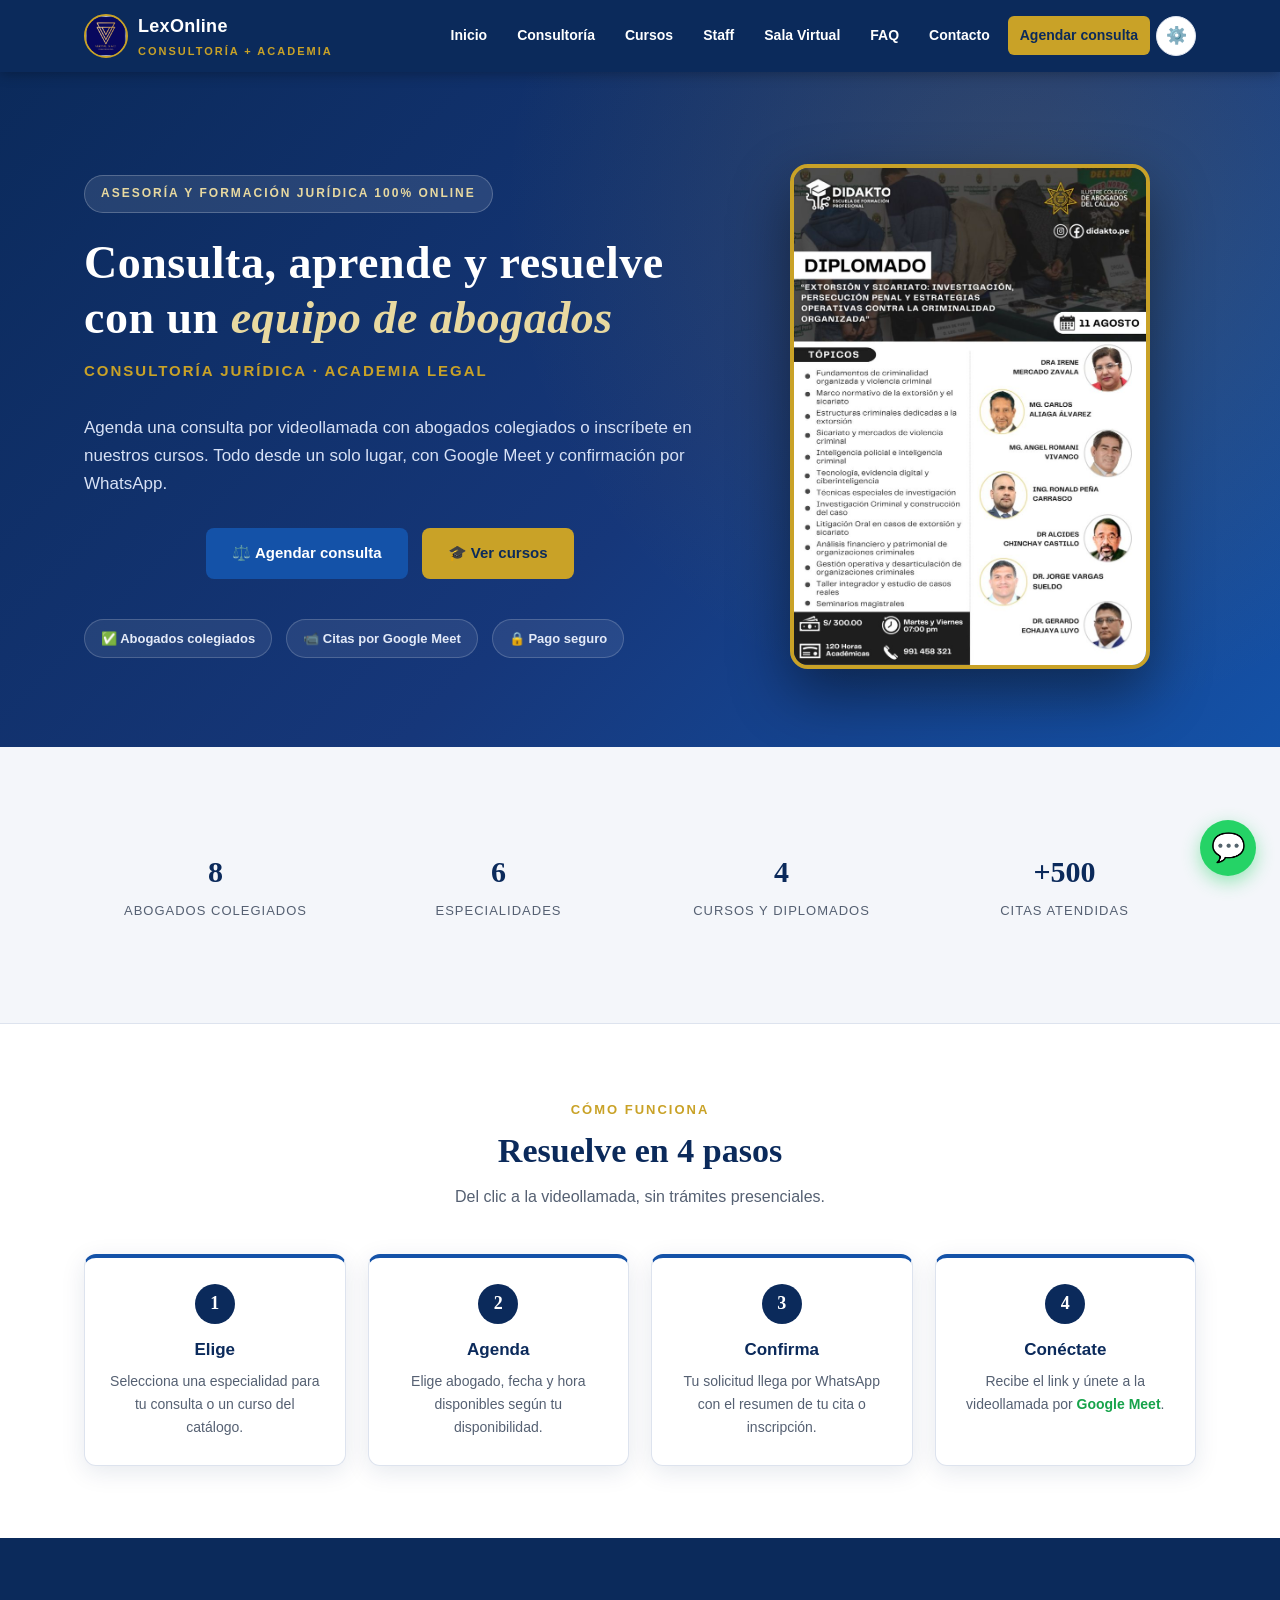
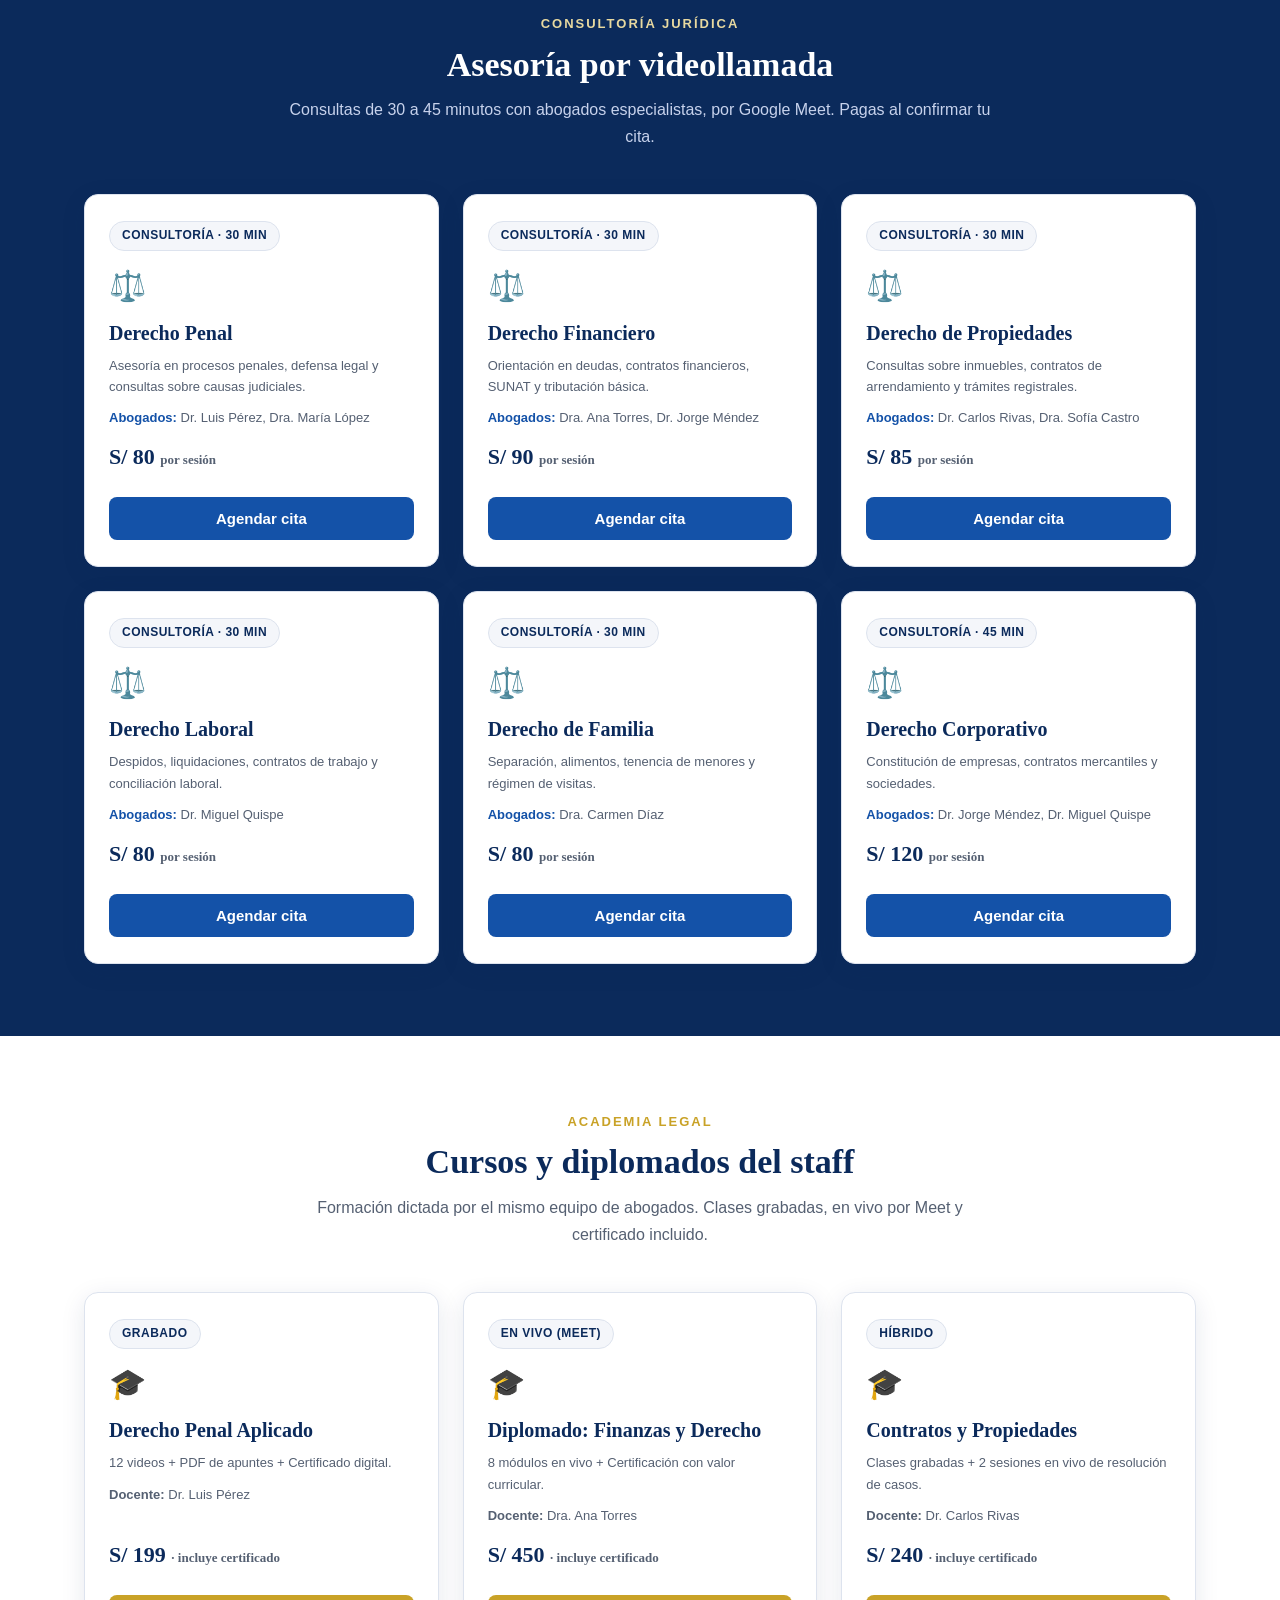
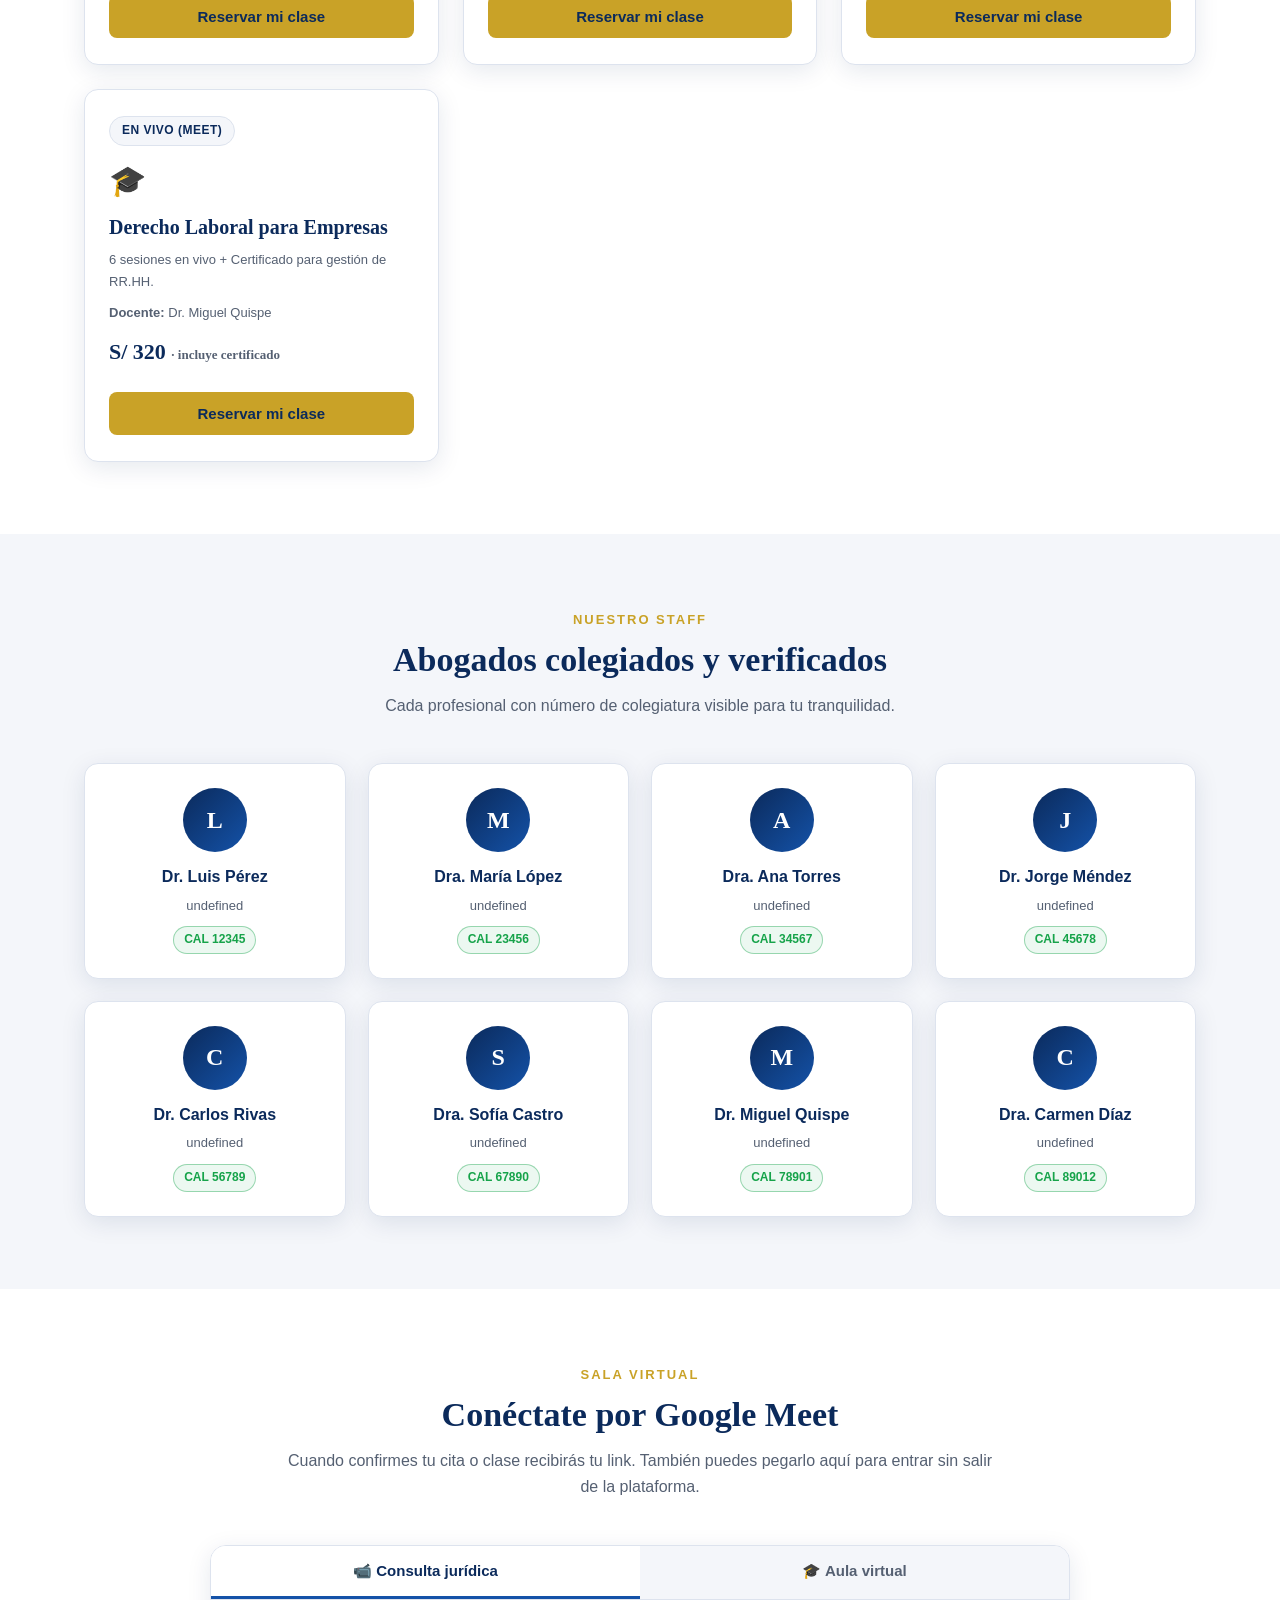
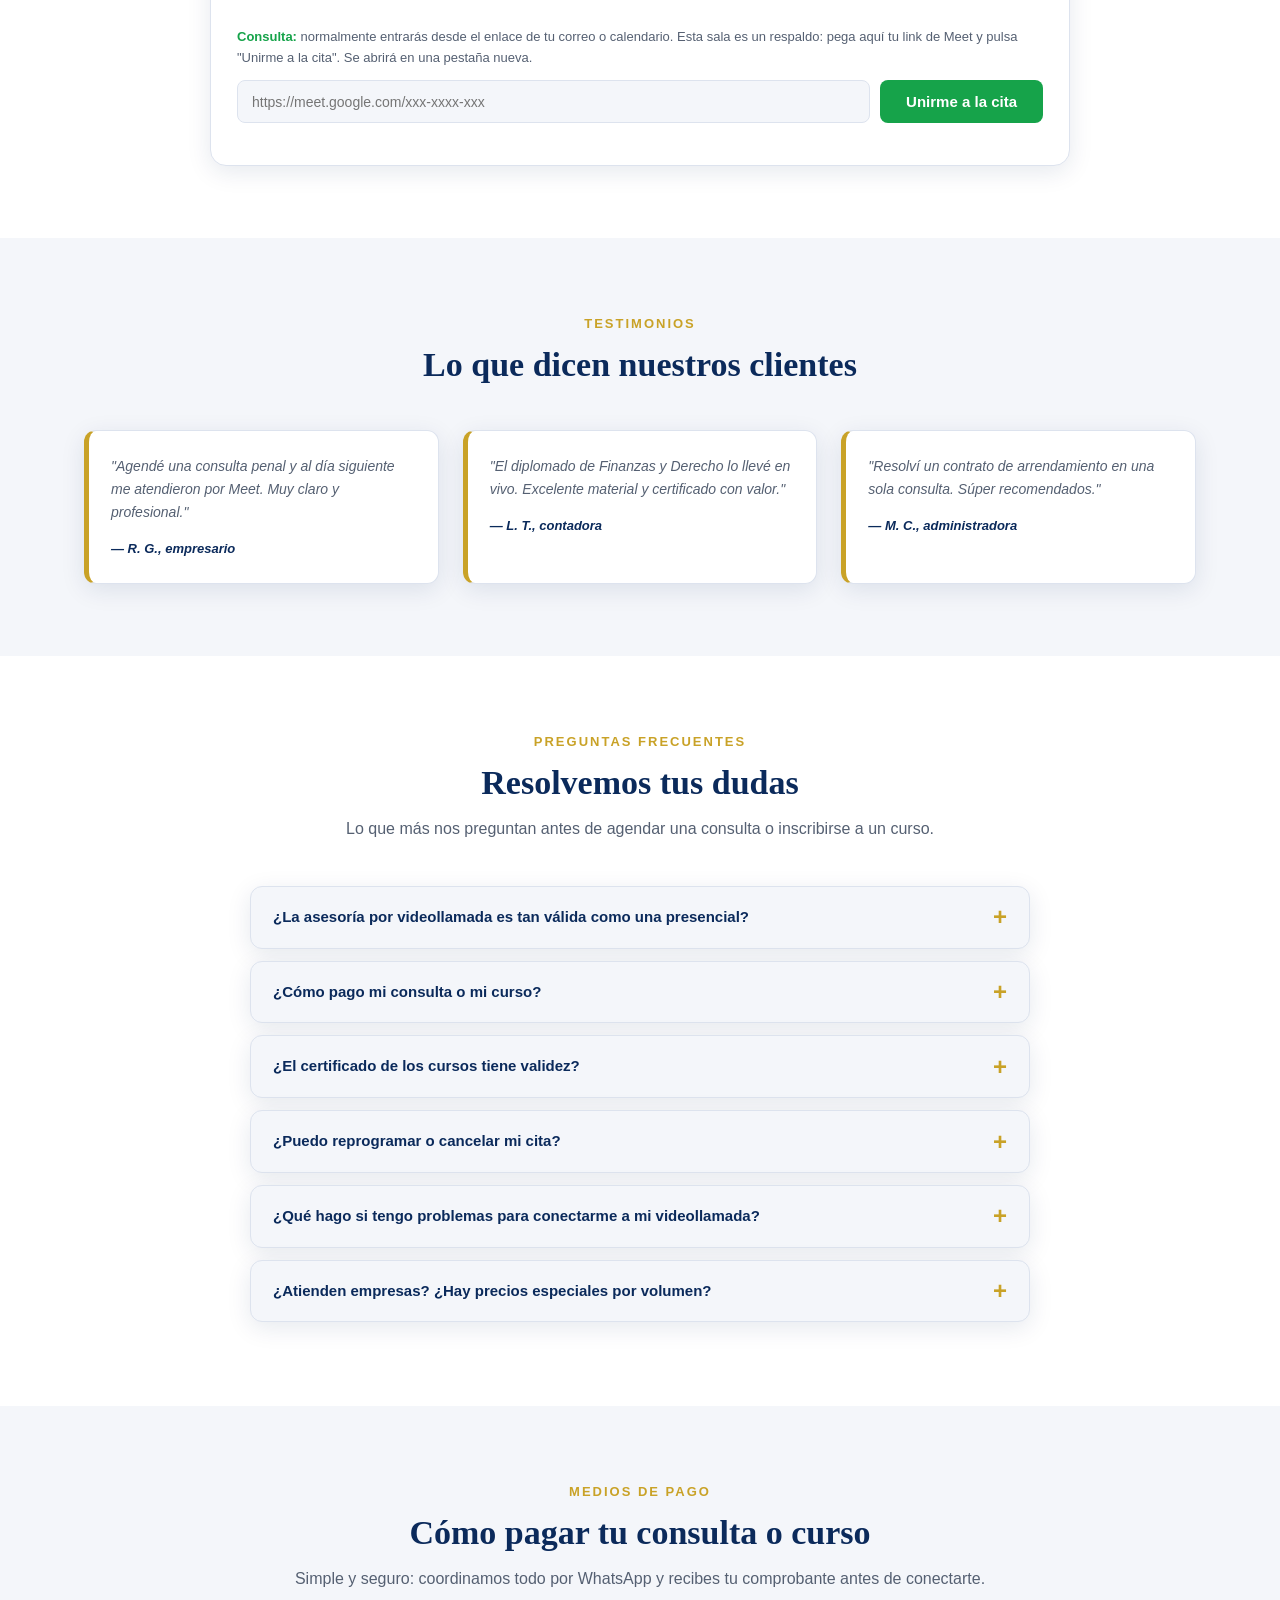
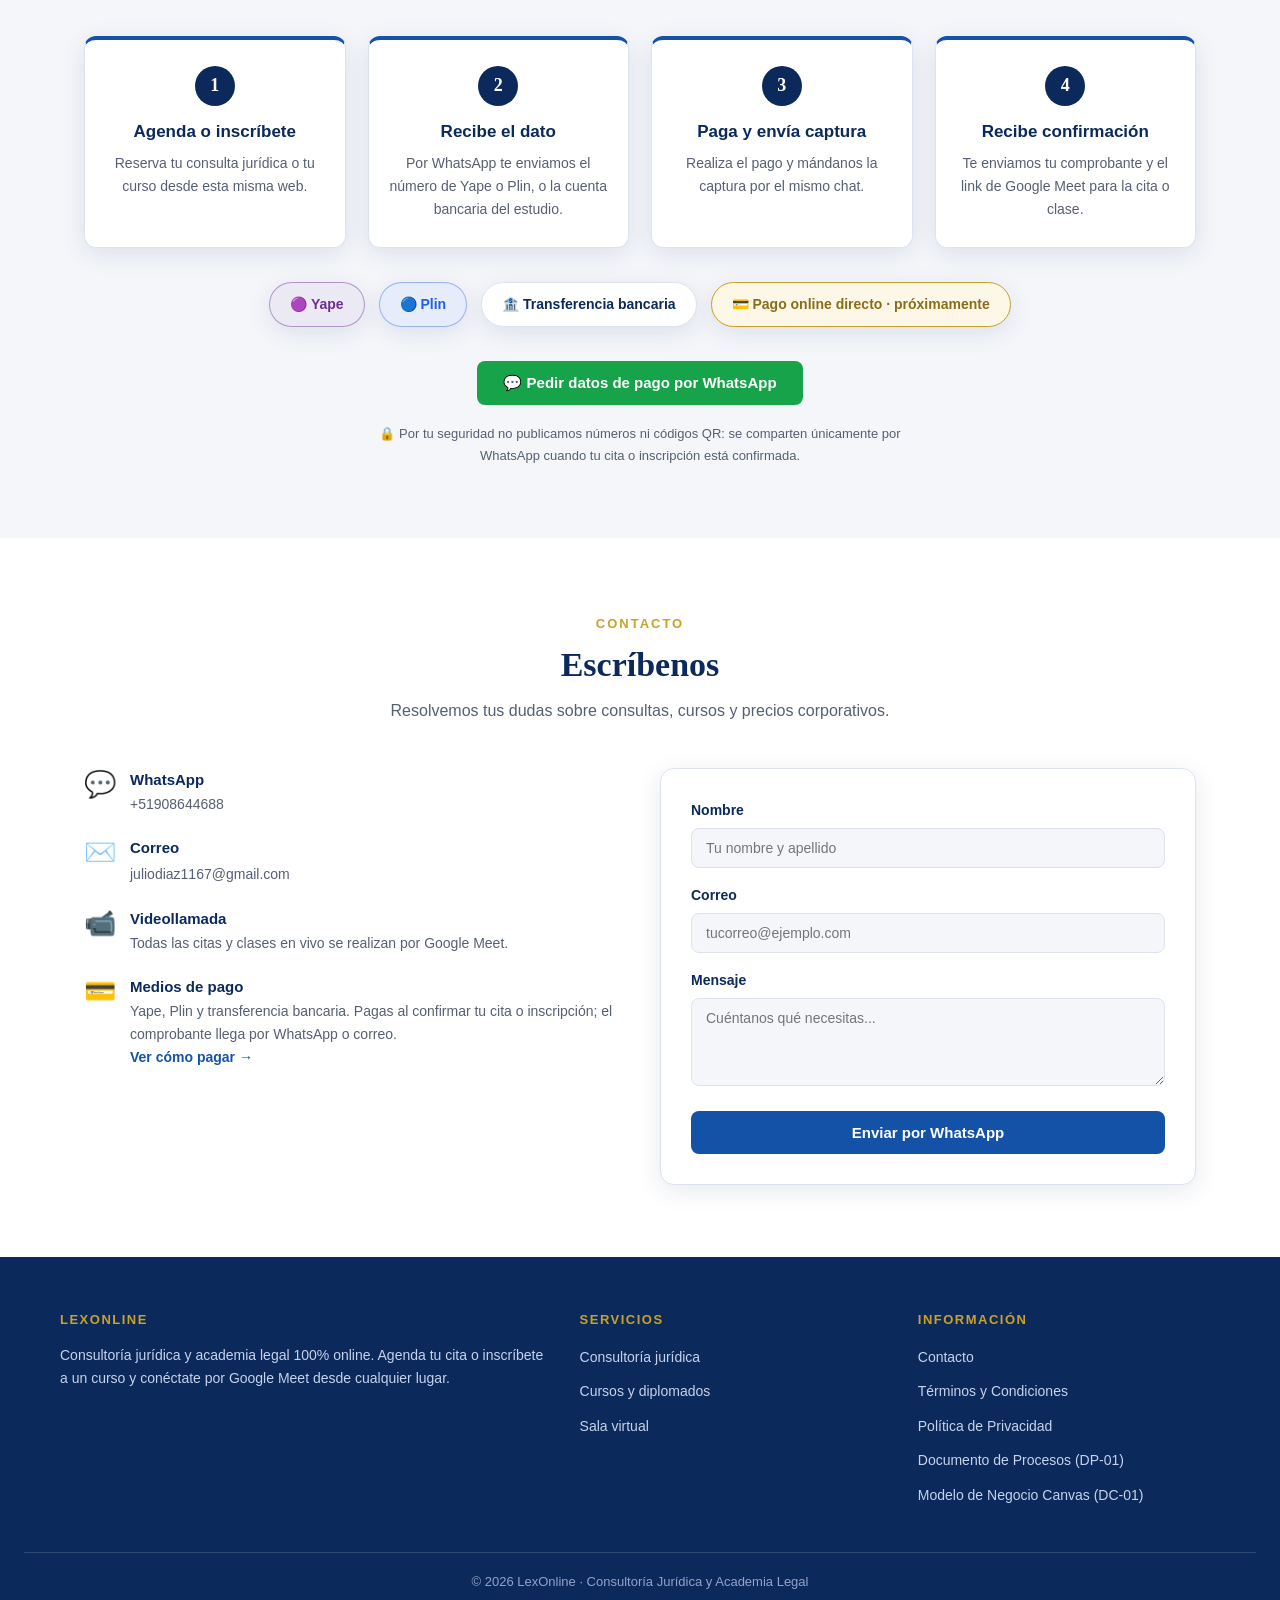
<file: index.html>
<!DOCTYPE html>
<html lang="es">
<head>
  <meta charset="UTF-8">
  <meta name="viewport" content="width=device-width, initial-scale=1.0">
  <title>LexOnline — Consultoría Jurídica y Academia Legal</title>
  <meta name="description" content="Consultoría jurídica por videollamada con abogados colegiados y cursos de formación legal. Agenda, paga y conéctate por Google Meet.">
  <meta name="keywords" content="consultoría jurídica, abogados online, cursos de derecho, academia legal, Google Meet, asesoría legal, LexOnline">
  <link rel="stylesheet" href="css/estilos.css">
  <link rel="icon" type="image/jpeg" href="img/logo.jpg">
</head>
<body>

  <header class="header">
    <div class="header-inner">
      <a class="brand" href="#inicio" aria-label="LexOnline inicio">
        <img class="logo-img" src="img/logo.jpg" alt="Logo de LexOnline, estudio jurídico virtual">
        <span class="brand-name">LexOnline<span>Consultoría + Academia</span></span>
      </a>

      <button class="hamburger" id="hamburguesa" aria-label="Abrir menú">☰</button>

      <nav class="nav" id="nav-principal">
        <a href="#inicio">Inicio</a>
        <a href="#consultoria">Consultoría</a>
        <a href="#cursos">Cursos</a>
        <a href="#staff">Staff</a>
        <a href="#sala">Sala Virtual</a>
        <a href="#faq">FAQ</a>
        <a href="#contacto">Contacto</a>
        <a class="btn-cta" href="#consultoria">Agendar consulta</a>
      </nav>
    </div>
  </header>

  <main id="inicio">

    <section class="hero">
      <div class="contenedor hero-grid">
        <div class="hero-texto">
          <span class="badge">Asesoría y formación jurídica 100% online</span>
          <h1>Consulta, aprende y resuelve con un <em>equipo de abogados</em></h1>
          <p class="sub">Consultoría Jurídica · Academia Legal</p>
          <p>Agenda una consulta por videollamada con abogados colegiados o inscríbete en nuestros cursos. Todo desde un solo lugar, con Google Meet y confirmación por WhatsApp.</p>
          <div class="acciones">
            <a class="btn btn-azul" href="#consultoria">⚖️ Agendar consulta</a>
            <a class="btn btn-oro" href="#cursos">🎓 Ver cursos</a>
          </div>
          <div class="confianza">
            <span>✅ Abogados colegiados</span>
            <span>📹 Citas por Google Meet</span>
            <span>🔒 Pago seguro</span>
          </div>
        </div>
        <figure class="hero-visual">
          <img src="img/flyer.jpg" alt="Flyer promocional de LexOnline: consultoría jurídica y cursos online por videollamada" loading="lazy">
        </figure>
      </div>
    </section>

    <section class="stats">
      <div class="stats-inner">
        <div class="stat"><strong id="stat-abogados">0</strong><span>Abogados colegiados</span></div>
        <div class="stat"><strong id="stat-especialidades">0</strong><span>Especialidades</span></div>
        <div class="stat"><strong id="stat-cursos">0</strong><span>Cursos y diplomados</span></div>
        <div class="stat"><strong id="stat-citas">0</strong><span>Citas atendidas</span></div>
      </div>
    </section>

    <section id="como-funciona">
      <div class="contenedor">
        <div class="encabezado-seccion">
          <span class="etiqueta">Cómo funciona</span>
          <h2>Resuelve en 4 pasos</h2>
          <p>Del clic a la videollamada, sin trámites presenciales.</p>
        </div>
        <div class="pasos">
          <article class="paso"><div class="num">1</div><h4>Elige</h4><p>Selecciona una especialidad para tu consulta o un curso del catálogo.</p></article>
          <article class="paso"><div class="num">2</div><h4>Agenda</h4><p>Elige abogado, fecha y hora disponibles según tu disponibilidad.</p></article>
          <article class="paso"><div class="num">3</div><h4>Confirma</h4><p>Tu solicitud llega por WhatsApp con el resumen de tu cita o inscripción.</p></article>
          <article class="paso"><div class="num">4</div><h4>Conéctate</h4><p>Recibe el link y únete a la videollamada por <span class="meet-icon">Google Meet</span>.</p></article>
        </div>
      </div>
    </section>

    <section id="consultoria" class="seccion-marino">
      <div class="contenedor">
        <div class="encabezado-seccion">
          <span class="etiqueta">Consultoría Jurídica</span>
          <h2>Asesoría por videollamada</h2>
          <p>Consultas de 30 a 45 minutos con abogados especialistas, por Google Meet. Pagas al confirmar tu cita.</p>
        </div>
        <div class="grid-cards" id="especialidades-grid"></div>
      </div>
    </section>

    <section id="cursos">
      <div class="contenedor">
        <div class="encabezado-seccion">
          <span class="etiqueta">Academia Legal</span>
          <h2>Cursos y diplomados del staff</h2>
          <p>Formación dictada por el mismo equipo de abogados. Clases grabadas, en vivo por Meet y certificado incluido.</p>
        </div>
        <div class="grid-cards" id="cursos-grid"></div>
      </div>
    </section>

    <section id="staff" class="seccion-gris">
      <div class="contenedor">
        <div class="encabezado-seccion">
          <span class="etiqueta">Nuestro staff</span>
          <h2>Abogados colegiados y verificados</h2>
          <p>Cada profesional con número de colegiatura visible para tu tranquilidad.</p>
        </div>
        <div class="grid-staff" id="staff-grid"></div>
      </div>
    </section>

    <section id="sala">
      <div class="contenedor">
        <div class="encabezado-seccion">
          <span class="etiqueta">Sala Virtual</span>
          <h2>Conéctate por Google Meet</h2>
          <p>Cuando confirmes tu cita o clase recibirás tu link. También puedes pegarlo aquí para entrar sin salir de la plataforma.</p>
        </div>

        <div class="sala">
          <div class="sala-tabs">
            <button class="activo" id="tab-consulta" onclick="cambiarSala('consulta')">📹 Consulta jurídica</button>
            <button id="tab-aula" onclick="cambiarSala('aula')">🎓 Aula virtual</button>
          </div>

          <div class="sala-panel activo" id="panel-consulta">
            <p class="nota"><strong>Consulta:</strong> normalmente entrarás desde el enlace de tu correo o calendario. Esta sala es un respaldo: pega aquí tu link de Meet y pulsa "Unirme a la cita". Se abrirá en una pestaña nueva.</p>
            <div class="sala-controls">
              <input type="text" id="link-consulta" placeholder="https://meet.google.com/xxx-xxxx-xxx">
              <button class="btn btn-verde" onclick="unirseConsulta()">Unirme a la cita</button>
            </div>
          </div>

          <div class="sala-panel" id="panel-aula">
            <p class="nota"><strong>Aula virtual:</strong> el enlace de tus clases en vivo llega a tu correo con recordatorio. Como respaldo, pega aquí tu link de clase y pulsa "Ingresar". Se abrirá en una pestaña nueva.</p>
            <div class="sala-controls">
              <input type="text" id="link-curso" placeholder="https://meet.google.com/xxx-xxxx-xxx">
              <button class="btn btn-verde" onclick="unirseCurso()">Ingresar a la clase</button>
            </div>
          </div>
        </div>
      </div>
    </section>

    <section id="testimonios" class="seccion-gris">
      <div class="contenedor">
        <div class="encabezado-seccion">
          <span class="etiqueta">Testimonios</span>
          <h2>Lo que dicen nuestros clientes</h2>
        </div>
        <div class="grid-testimonios">
          <article class="testimonio">
            <p>"Agendé una consulta penal y al día siguiente me atendieron por Meet. Muy claro y profesional."</p>
            <p class="autor">— R. G., empresario</p>
          </article>
          <article class="testimonio">
            <p>"El diplomado de Finanzas y Derecho lo llevé en vivo. Excelente material y certificado con valor."</p>
            <p class="autor">— L. T., contadora</p>
          </article>
          <article class="testimonio">
            <p>"Resolví un contrato de arrendamiento en una sola consulta. Súper recomendados."</p>
            <p class="autor">— M. C., administradora</p>
          </article>
        </div>
      </div>
    </section>

    <section id="faq">
      <div class="contenedor">
        <div class="encabezado-seccion">
          <span class="etiqueta">Preguntas frecuentes</span>
          <h2>Resolvemos tus dudas</h2>
          <p>Lo que más nos preguntan antes de agendar una consulta o inscribirse a un curso.</p>
        </div>

        <div class="faq">
          <details>
            <summary>¿La asesoría por videollamada es tan válida como una presencial?</summary>
            <p class="faq-respuesta">Sí. Recibes orientación profesional de abogados colegiados, con su número de colegiatura visible en la sección Staff, con la misma seriedad que una consulta presencial pero sin desplazarte. La sesión es privada y la información que compartes está protegida por el secreto profesional.</p>
          </details>

          <details>
            <summary>¿Cómo pago mi consulta o mi curso?</summary>
            <p class="faq-respuesta">Al confirmar tu cita o inscripción coordinamos el pago por WhatsApp o correo. Aceptamos Yape, Plin y transferencia bancaria. Siempre recibirás tu comprobante antes de la sesión o del acceso al curso. Consulta el paso a paso en la sección <a href="#pagos">Cómo pagar</a>.</p>
          </details>

          <details>
            <summary>¿El certificado de los cursos tiene validez?</summary>
            <p class="faq-respuesta">Todos los programas de la Academia Legal incluyen certificado digital con tu nombre, las horas y el contenido desarrollado; los diplomados en vivo incluyen certificación con valor curricular.</p>
          </details>

          <details>
            <summary>¿Puedo reprogramar o cancelar mi cita?</summary>
            <p class="faq-respuesta">Sí. Avísanos por WhatsApp al menos 24 horas antes y reprogramamos sin costo. Los cambios fuera de ese plazo se evalúan caso por caso según la disponibilidad del abogado.</p>
          </details>

          <details>
            <summary>¿Qué hago si tengo problemas para conectarme a mi videollamada?</summary>
            <p class="faq-respuesta">Usa la sección Sala Virtual de esta misma página: pega tu enlace de Google Meet en la pestaña "Consulta jurídica" o "Aula virtual" y entra directo desde ahí. Si el problema continúa, escríbenos por WhatsApp y te reenviamos el enlace.</p>
          </details>

          <details>
            <summary>¿Atienden empresas? ¿Hay precios especiales por volumen?</summary>
            <p class="faq-respuesta">Sí. Además de las especialidades de Derecho Financiero (S/ 90) y Derecho Corporativo (S/ 120), ofrecemos tarifas corporativas para equipos: formación laboral para RR.HH., paquetes mensuales de consultas y convenios a medida. Escríbenos por WhatsApp contándonos tu necesidad y te enviamos una propuesta.</p>
          </details>
        </div>
      </div>
    </section>

    <section id="pagos" class="seccion-gris">
      <div class="contenedor">
        <div class="encabezado-seccion">
          <span class="etiqueta">Medios de pago</span>
          <h2>Cómo pagar tu consulta o curso</h2>
          <p>Simple y seguro: coordinamos todo por WhatsApp y recibes tu comprobante antes de conectarte.</p>
        </div>

        <div class="pasos">
          <article class="paso"><div class="num">1</div><h4>Agenda o inscríbete</h4><p>Reserva tu consulta jurídica o tu curso desde esta misma web.</p></article>
          <article class="paso"><div class="num">2</div><h4>Recibe el dato</h4><p>Por WhatsApp te enviamos el número de Yape o Plin, o la cuenta bancaria del estudio.</p></article>
          <article class="paso"><div class="num">3</div><h4>Paga y envía captura</h4><p>Realiza el pago y mándanos la captura por el mismo chat.</p></article>
          <article class="paso"><div class="num">4</div><h4>Recibe confirmación</h4><p>Te enviamos tu comprobante y el link de Google Meet para la cita o clase.</p></article>
        </div>

        <div class="pagos-badges">
          <span class="medio-pago medio-yape">🟣 Yape</span>
          <span class="medio-pago medio-plin">🔵 Plin</span>
          <span class="medio-pago medio-transferencia">🏦 Transferencia bancaria</span>
          <span class="medio-pago medio-online" id="badge-online">💳 Pago online directo · próximamente</span>
        </div>

        <div class="pagos-cta">
          <button class="btn btn-verde" onclick="pedirDatosPago()">💬 Pedir datos de pago por WhatsApp</button>
          <p class="nota-seguridad">🔒 Por tu seguridad no publicamos números ni códigos QR: se comparten únicamente por WhatsApp cuando tu cita o inscripción está confirmada.</p>
        </div>

        <div id="enlaces-pagos" class="grid-enlaces-pagos"></div>
      </div>
    </section>

    <section id="contacto">
      <div class="contenedor">
        <div class="encabezado-seccion">
          <span class="etiqueta">Contacto</span>
          <h2>Escríbenos</h2>
          <p>Resolvemos tus dudas sobre consultas, cursos y precios corporativos.</p>
        </div>
        <div class="grid-contacto">
          <div>
            <div class="dato">
              <span class="icono">💬</span>
              <div>
                <h4>WhatsApp</h4>
                <p id="texto-whatsapp">+51 999 999 999</p>
              </div>
            </div>
            <div class="dato">
              <span class="icono">✉️</span>
              <div>
                <h4>Correo</h4>
                <a id="texto-correo" href="mailto:juliodiaz1167@gmail.com">juliodiaz1167@gmail.com</a>
              </div>
            </div>
            <div class="dato">
              <span class="icono">📹</span>
              <div>
                <h4>Videollamada</h4>
                <p>Todas las citas y clases en vivo se realizan por Google Meet.</p>
              </div>
            </div>
            <div class="dato">
              <span class="icono">💳</span>
              <div>
                <h4>Medios de pago</h4>
                <p>Yape, Plin y transferencia bancaria. Pagas al confirmar tu cita o inscripción; el comprobante llega por WhatsApp o correo.<br><a class="enlace-interno" href="#pagos">Ver cómo pagar →</a></p>
              </div>
            </div>
          </div>

          <form class="formulario" onsubmit="event.preventDefault(); enviarContacto();">
            <div class="campo">
              <label for="contacto-nombre">Nombre</label>
              <input type="text" id="contacto-nombre" placeholder="Tu nombre y apellido">
            </div>
            <div class="campo">
              <label for="contacto-correo">Correo</label>
              <input type="email" id="contacto-correo" placeholder="tucorreo@ejemplo.com">
            </div>
            <div class="campo">
              <label for="contacto-mensaje">Mensaje</label>
              <textarea id="contacto-mensaje" rows="4" placeholder="Cuéntanos qué necesitas..."></textarea>
            </div>
            <button class="btn btn-azul" type="submit">Enviar por WhatsApp</button>
          </form>
        </div>
      </div>
    </section>

  </main>

  <footer class="footer">
    <div class="footer-inner">
      <div>
        <h4>LexOnline</h4>
        <p>Consultoría jurídica y academia legal 100% online. Agenda tu cita o inscríbete a un curso y conéctate por Google Meet desde cualquier lugar.</p>
      </div>
      <div>
        <h4>Servicios</h4>
        <ul>
          <li><a href="#consultoria">Consultoría jurídica</a></li>
          <li><a href="#cursos">Cursos y diplomados</a></li>
          <li><a href="#sala">Sala virtual</a></li>
        </ul>
      </div>
      <div>
        <h4>Información</h4>
        <ul>
          <li><a href="#contacto">Contacto</a></li>
          <li><a href="#" onclick="event.preventDefault(); document.getElementById('modal-aviso-legal').classList.add('abierto'); document.body.style.overflow='hidden';">Términos y Condiciones</a></li>
          <li><a href="#" onclick="event.preventDefault(); document.getElementById('modal-privacidad').classList.add('abierto'); document.body.style.overflow='hidden';">Política de Privacidad</a></li>
          <li><a href="docs/documento-procesos.html" target="_blank" rel="noopener">Documento de Procesos (DP-01)</a></li>
          <li><a href="docs/documento-canvas.html" target="_blank" rel="noopener">Modelo de Negocio Canvas (DC-01)</a></li>
        </ul>
      </div>
    </div>
    <div class="footer-base">
      © 2026 LexOnline · Consultoría Jurídica y Academia Legal
    </div>
  </footer>

  <a class="whatsapp-float" href="https://wa.me/51908644688" target="_blank" rel="noopener">
    <span class="burbuja">¿Necesitas ayuda?</span>
    <span class="icono">💬</span>
  </a>

  <div class="modal" id="modal-aviso-legal">
    <div class="modal-contenido">
      <div class="modal-cabecera">
        <div>
          <h3>Términos y Condiciones</h3>
        </div>
        <button class="cerrar" onclick="this.closest('.modal').classList.remove('abierto'); document.body.style.overflow='';" aria-label="Cerrar">×</button>
      </div>
      <p style="font-size:14px; color:#556072;">Las consultas jurídicas se brindan como orientación profesional y no sustituyen un patrocinio formal. Las citas se confirman tras el pago coordinado. Los cursos incluyen certificado digital al completar el programa. Documento de ejemplo pendiente de revisión legal.</p>
    </div>
  </div>

  <div class="modal" id="modal-privacidad">
    <div class="modal-contenido">
      <div class="modal-cabecera">
        <div>
          <h3>Política de Privacidad</h3>
        </div>
        <button class="cerrar" onclick="this.closest('.modal').classList.remove('abierto'); document.body.style.overflow='';" aria-label="Cerrar">×</button>
      </div>
      <p style="font-size:14px; color:#556072;">Tus datos personales se usan únicamente para gestionar citas, inscripciones y confirmaciones. No compartimos tu información con terceros. Documento de ejemplo pendiente de revisión legal.</p>
    </div>
  </div>

  <!-- Cal.com: emergente de agendamiento al hacer clic en [data-cal-link] -->
  <script type="text/javascript">
    (function (C, A, L) {
      let p = function (a, ar) { a.q.push(ar); };
      let d = C.document;
      C.Cal = C.Cal || function () {
        let cal = C.Cal;
        let ar = arguments;
        if (!cal.loaded) {
          cal.ns = {};
          cal.q = cal.q || [];
          d.head.appendChild(d.createElement("script")).src = A;
          cal.loaded = true;
        }
        if (ar[0] === L) {
          const api = function () { p(api, arguments); };
          const namespace = ar[1];
          api.q = api.q || [];
          if (typeof namespace === "string") {
            cal.ns[namespace] = cal.ns[namespace] || api;
            p(cal.ns[namespace], ar);
            p(cal, ["initNamespace", namespace]);
          } else p(cal, ar);
          return;
        }
        p(cal, ar);
      };
    })(window, "https://app.cal.com/embed/embed.js", "init");
    Cal("init");
    Cal("ui", {
      "theme": "light",
      "styles": {
        "branding": { "brandColor": "#38BDF8" },
        "cssVarsPerTheme": {
          "light": { "cal-brand": "#38BDF8" },
          "dark": { "cal-brand": "#38BDF8" }
        }
      },
      "hideEventTypeDetails": false,
      "layout": "month_view"
    });
  </script>

  <script src="js/datos.js"></script>
  <script src="js/main.js"></script>
  <script src="js/data-loader.js"></script>
</body>
</html>
</file>
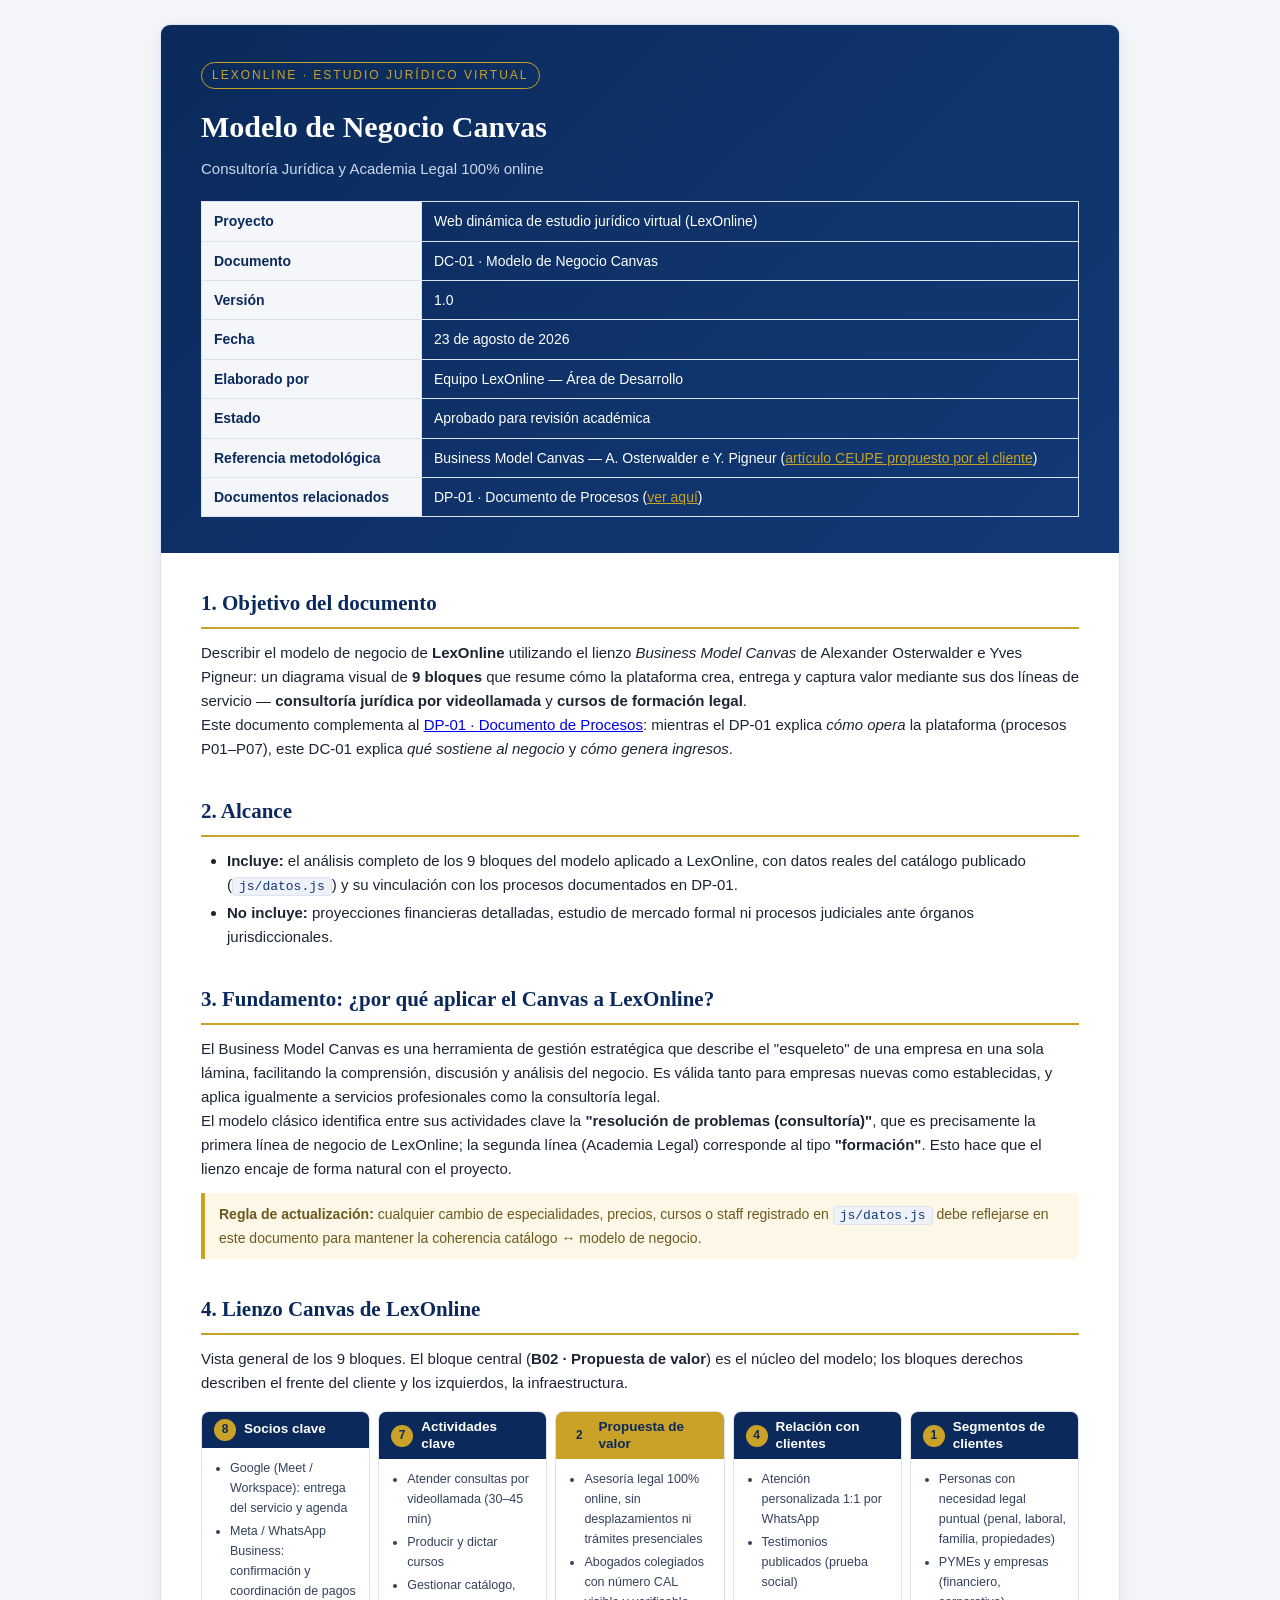
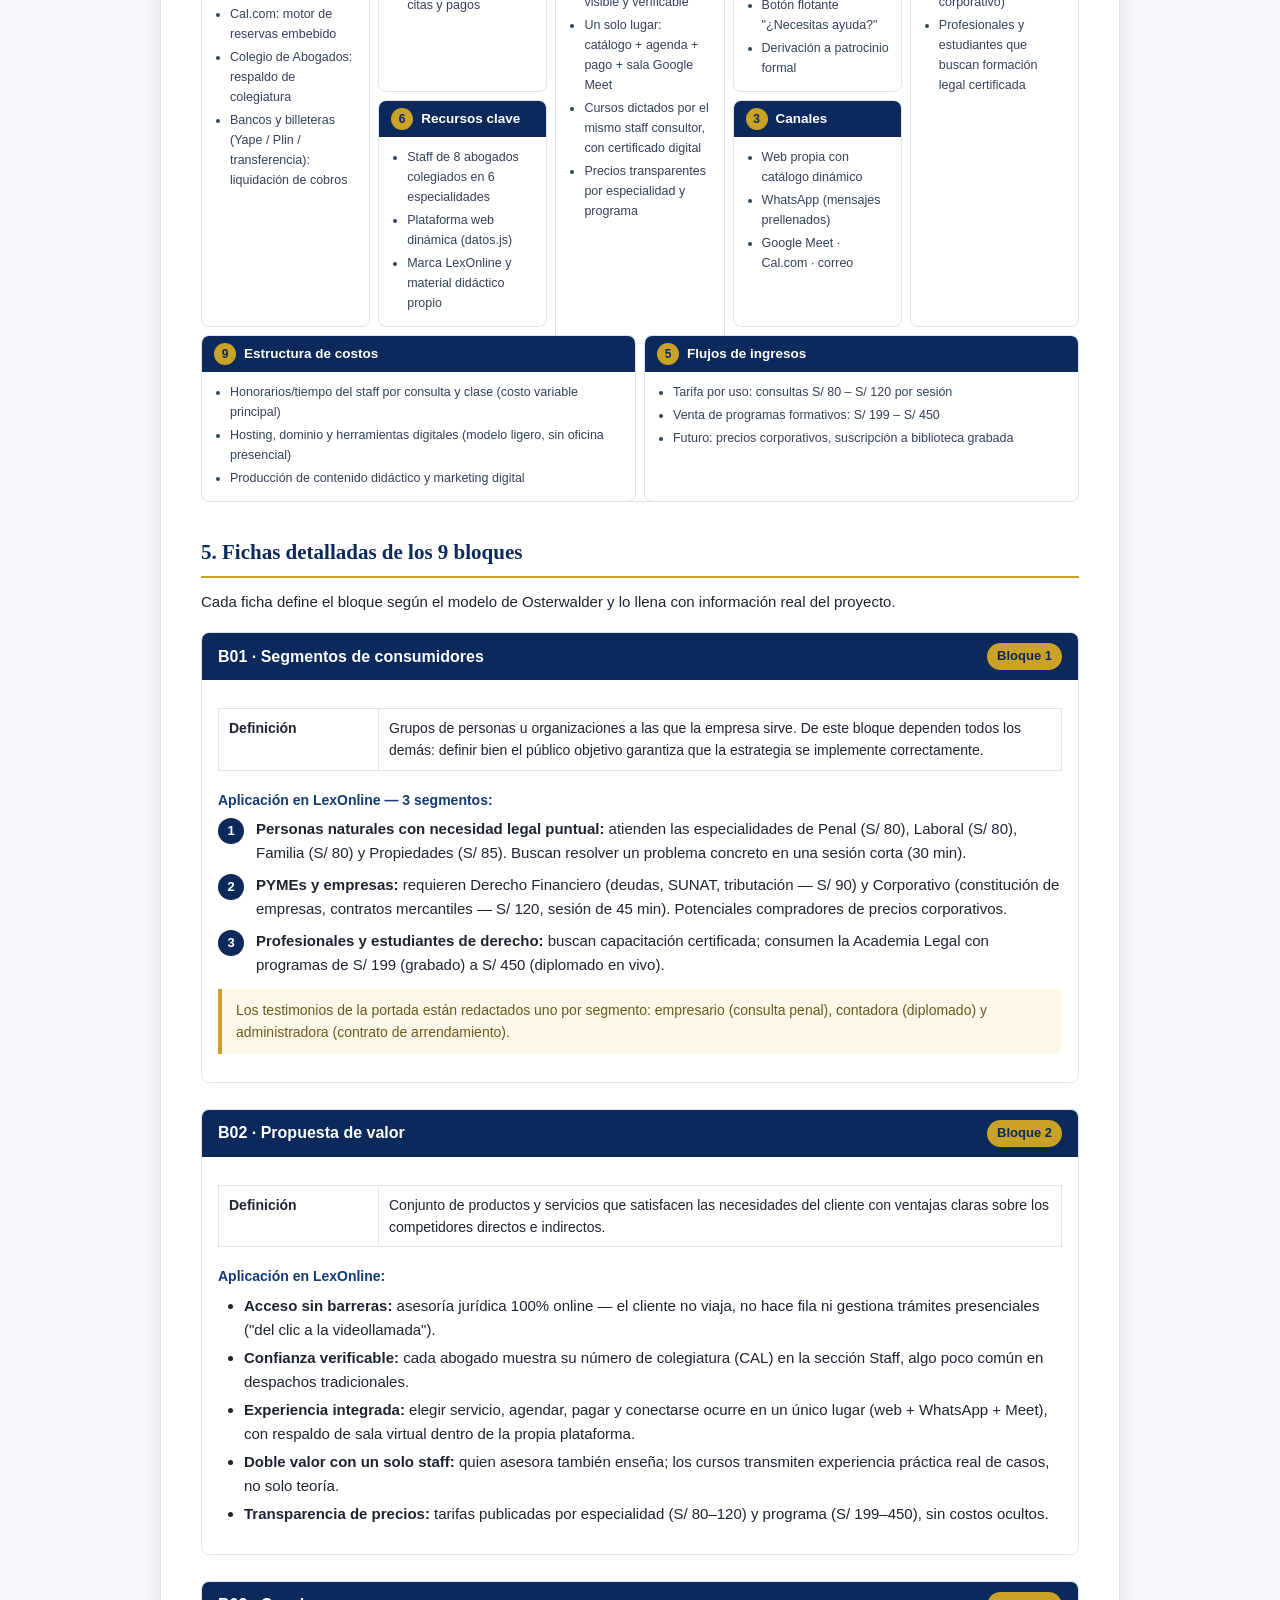
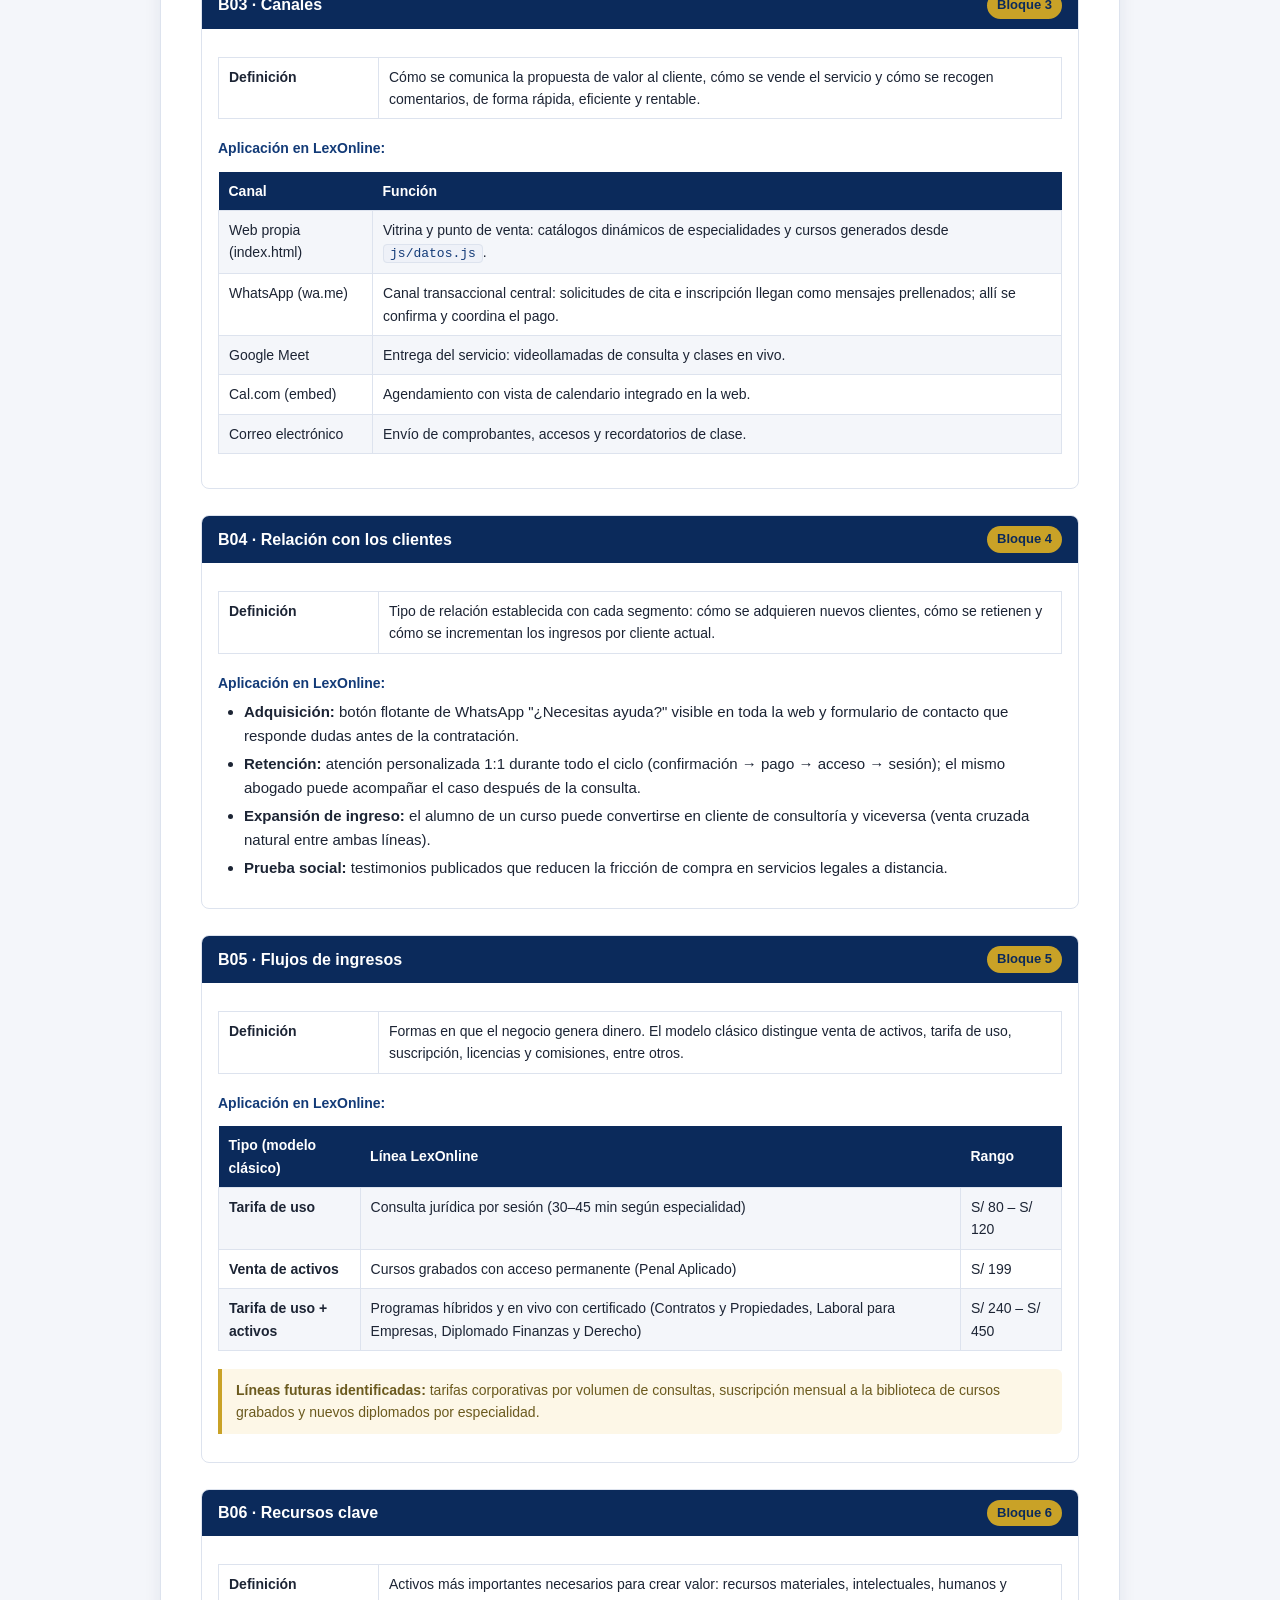
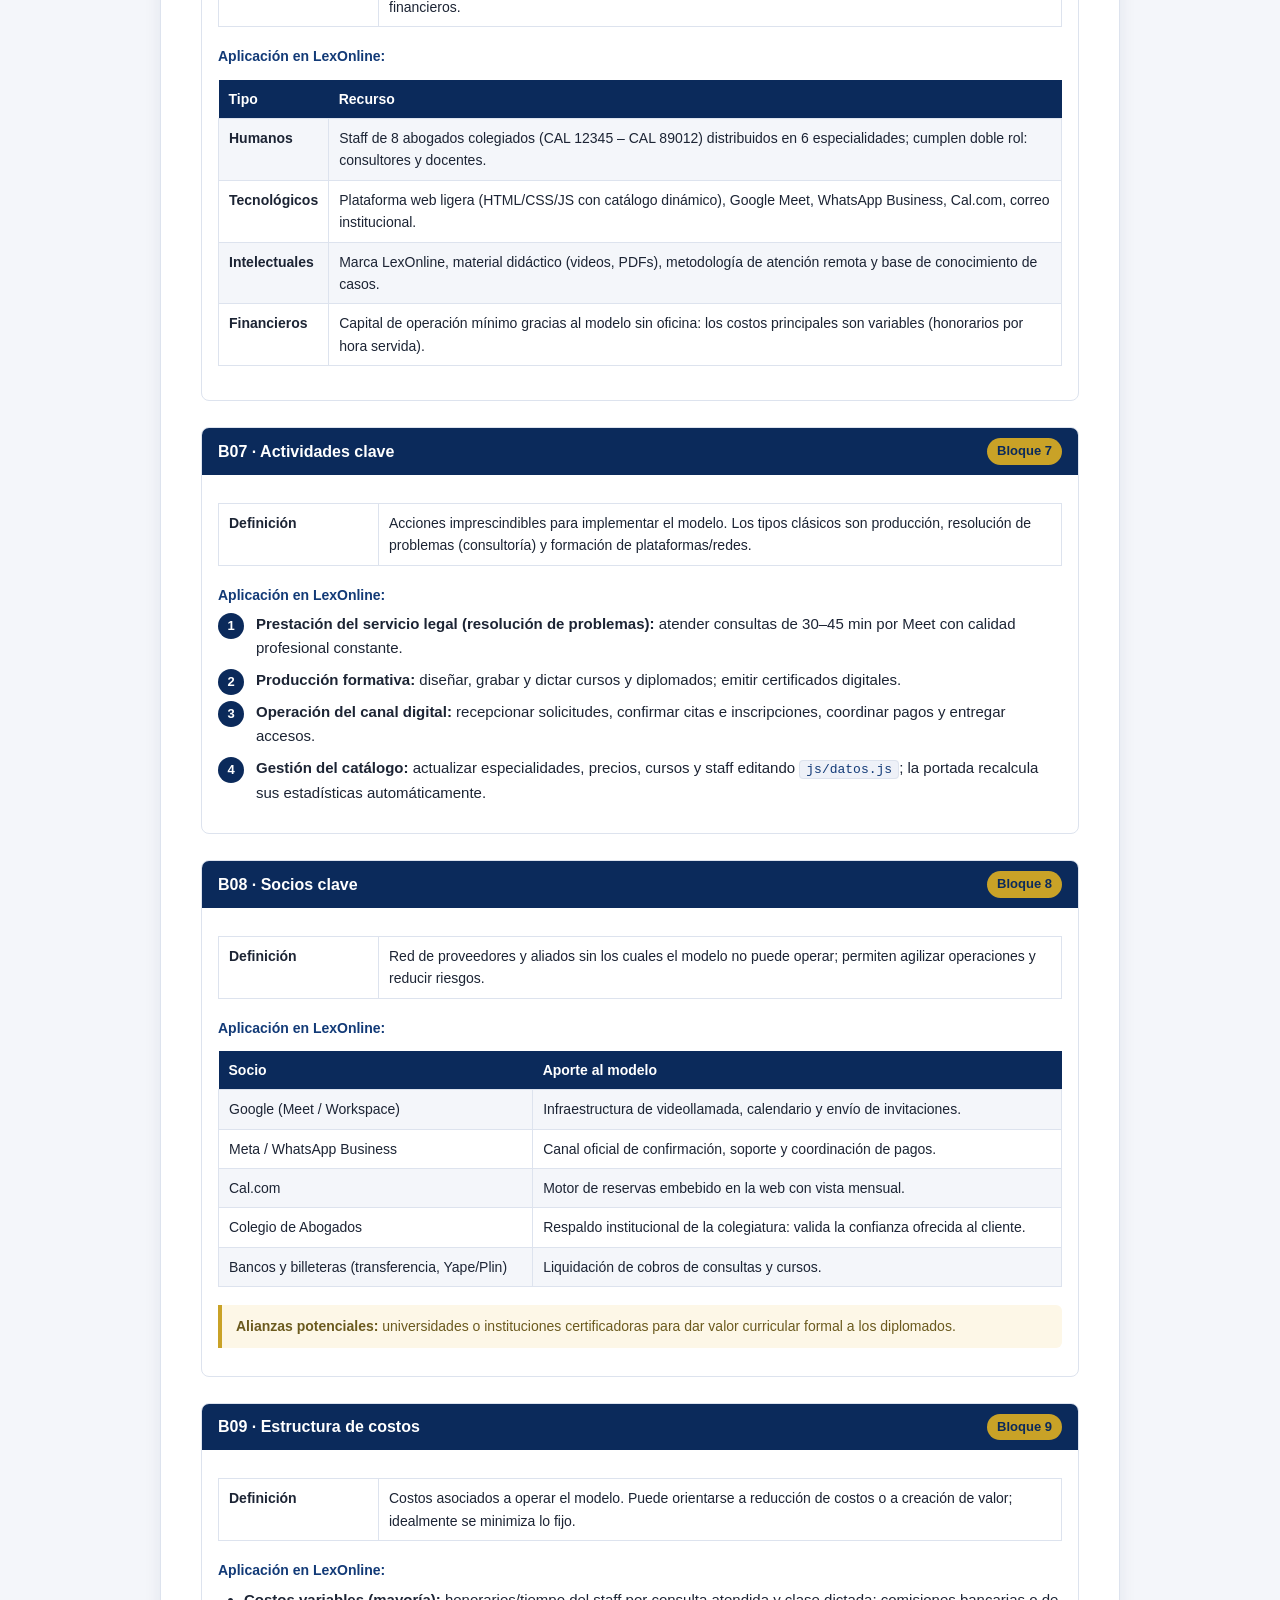
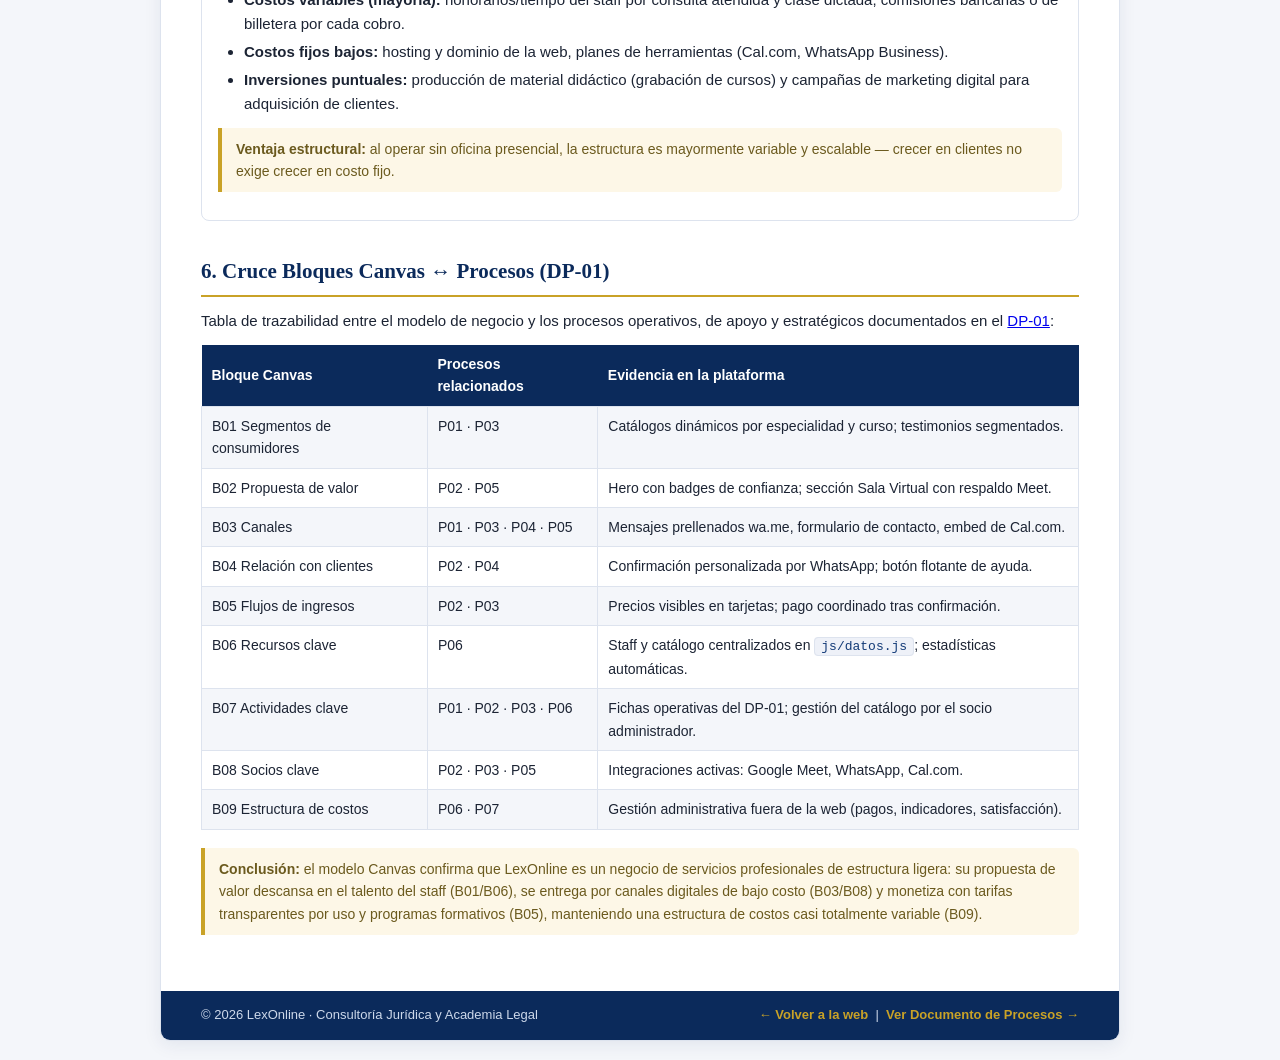
<file: docs/documento-canvas.html>
<!DOCTYPE html>
<html lang="es">
<head>
  <meta charset="UTF-8">
  <meta name="viewport" content="width=device-width, initial-scale=1.0">
  <title>LexOnline — Modelo de Negocio Canvas</title>
  <meta name="description" content="Modelo de Negocio Canvas de LexOnline: los 9 bloques de Osterwalder aplicados a la consultoría jurídica online y la academia legal.">
  <link rel="stylesheet" href="estilos-docs.css">
  <link rel="icon" href="data:image/svg+xml,%3Csvg xmlns='http://www.w3.org/2000/svg' viewBox='0 0 48 48'%3E%3Ccircle cx='24' cy='24' r='24' fill='%230B2A5B'/%3E%3Ctext x='24' y='32' font-size='22' text-anchor='middle' fill='%23C9A227' font-family='Georgia'%3E%E2%9A%96%3C/text%3E%3C/svg%3E">
</head>
<body>
<div class="doc">

  <!-- ================= PORTADA ================= -->
  <header class="portada">
    <span class="sello">LexOnline · Estudio Jurídico Virtual</span>
    <h1>Modelo de Negocio Canvas</h1>
    <p>Consultoría Jurídica y Academia Legal 100% online</p>

    <table class="meta-doc">
      <tr><td>Proyecto</td><td>Web dinámica de estudio jurídico virtual (LexOnline)</td></tr>
      <tr><td>Documento</td><td>DC-01 · Modelo de Negocio Canvas</td></tr>
      <tr><td>Versión</td><td>1.0</td></tr>
      <tr><td>Fecha</td><td>23 de agosto de 2026</td></tr>
      <tr><td>Elaborado por</td><td>Equipo LexOnline — Área de Desarrollo</td></tr>
      <tr><td>Estado</td><td>Aprobado para revisión académica</td></tr>
      <tr><td>Referencia metodológica</td><td>Business Model Canvas — A. Osterwalder e Y. Pigneur (<a href="https://www.ceupe.do/blog/como-hacer-un-modelo-de-negocios-canvas.html" target="_blank" rel="noopener" style="color:#C9A227;">artículo CEUPE propuesto por el cliente</a>)</td></tr>
      <tr><td>Documentos relacionados</td><td>DP-01 · Documento de Procesos (<a href="documento-procesos.html" style="color:#C9A227;">ver aquí</a>)</td></tr>
    </table>
  </header>

  <main class="contenido">

    <!-- ================= 1. OBJETIVO ================= -->
    <h2 id="objetivo">1. Objetivo del documento</h2>
    <p>Describir el modelo de negocio de <strong>LexOnline</strong> utilizando el lienzo <em>Business Model Canvas</em> de Alexander Osterwalder e Yves Pigneur: un diagrama visual de <strong>9 bloques</strong> que resume cómo la plataforma crea, entrega y captura valor mediante sus dos líneas de servicio — <strong>consultoría jurídica por videollamada</strong> y <strong>cursos de formación legal</strong>.</p>
    <p>Este documento complementa al <a href="documento-procesos.html">DP-01 · Documento de Procesos</a>: mientras el DP-01 explica <em>cómo opera</em> la plataforma (procesos P01–P07), este DC-01 explica <em>qué sostiene al negocio</em> y <em>cómo genera ingresos</em>.</p>

    <!-- ================= 2. ALCANCE ================= -->
    <h2 id="alcance">2. Alcance</h2>
    <ul>
      <li><strong>Incluye:</strong> el análisis completo de los 9 bloques del modelo aplicado a LexOnline, con datos reales del catálogo publicado (<code class="inline">js/datos.js</code>) y su vinculación con los procesos documentados en DP-01.</li>
      <li><strong>No incluye:</strong> proyecciones financieras detalladas, estudio de mercado formal ni procesos judiciales ante órganos jurisdiccionales.</li>
    </ul>

    <!-- ================= 3. FUNDAMENTO ================= -->
    <h2 id="fundamento">3. Fundamento: ¿por qué aplicar el Canvas a LexOnline?</h2>
    <p>El Business Model Canvas es una herramienta de gestión estratégica que describe el "esqueleto" de una empresa en una sola lámina, facilitando la comprensión, discusión y análisis del negocio. Es válida tanto para empresas nuevas como establecidas, y aplica igualmente a servicios profesionales como la consultoría legal.</p>
    <p>El modelo clásico identifica entre sus actividades clave la <strong>"resolución de problemas (consultoría)"</strong>, que es precisamente la primera línea de negocio de LexOnline; la segunda línea (Academia Legal) corresponde al tipo <strong>"formación"</strong>. Esto hace que el lienzo encaje de forma natural con el proyecto.</p>
    <div class="nota"><strong>Regla de actualización:</strong> cualquier cambio de especialidades, precios, cursos o staff registrado en <code class="inline">js/datos.js</code> debe reflejarse en este documento para mantener la coherencia catálogo ↔ modelo de negocio.</div>

    <!-- ================= 4. LIENZO VISUAL ================= -->
    <h2 id="lienzo">4. Lienzo Canvas de LexOnline</h2>
    <p>Vista general de los 9 bloques. El bloque central (<strong>B02 · Propuesta de valor</strong>) es el núcleo del modelo; los bloques derechos describen el frente del cliente y los izquierdos, la infraestructura.</p>

    <div class="lienzo-canvas">

      <!-- B02 Propuesta de valor (centro) -->
      <div class="canvas-bloque cb-propuesta">
        <div class="cb-cabecera"><span class="cb-num">2</span><h4>Propuesta de valor</h4></div>
        <div class="cb-cuerpo">
          <ul>
            <li>Asesoría legal 100% online, sin desplazamientos ni trámites presenciales</li>
            <li>Abogados colegiados con número CAL visible y verificable</li>
            <li>Un solo lugar: catálogo + agenda + pago + sala Google Meet</li>
            <li>Cursos dictados por el mismo staff consultor, con certificado digital</li>
            <li>Precios transparentes por especialidad y programa</li>
          </ul>
        </div>
      </div>

      <!-- B01 Segmentos -->
      <div class="canvas-bloque cb-segmentos">
        <div class="cb-cabecera"><span class="cb-num">1</span><h4>Segmentos de clientes</h4></div>
        <div class="cb-cuerpo">
          <ul>
            <li>Personas con necesidad legal puntual (penal, laboral, familia, propiedades)</li>
            <li>PYMEs y empresas (financiero, corporativo)</li>
            <li>Profesionales y estudiantes que buscan formación legal certificada</li>
          </ul>
        </div>
      </div>

      <!-- B03 Canales -->
      <div class="canvas-bloque cb-canales">
        <div class="cb-cabecera"><span class="cb-num">3</span><h4>Canales</h4></div>
        <div class="cb-cuerpo">
          <ul>
            <li>Web propia con catálogo dinámico</li>
            <li>WhatsApp (mensajes prellenados)</li>
            <li>Google Meet · Cal.com · correo</li>
          </ul>
        </div>
      </div>

      <!-- B04 Relación -->
      <div class="canvas-bloque cb-relacion">
        <div class="cb-cabecera"><span class="cb-num">4</span><h4>Relación con clientes</h4></div>
        <div class="cb-cuerpo">
          <ul>
            <li>Atención personalizada 1:1 por WhatsApp</li>
            <li>Testimonios publicados (prueba social)</li>
            <li>Botón flotante "¿Necesitas ayuda?"</li>
            <li>Derivación a patrocinio formal</li>
          </ul>
        </div>
      </div>

      <!-- B05 Ingresos -->
      <div class="canvas-bloque cb-ingresos">
        <div class="cb-cabecera"><span class="cb-num">5</span><h4>Flujos de ingresos</h4></div>
        <div class="cb-cuerpo">
          <ul>
            <li>Tarifa por uso: consultas S/ 80 – S/ 120 por sesión</li>
            <li>Venta de programas formativos: S/ 199 – S/ 450</li>
            <li>Futuro: precios corporativos, suscripción a biblioteca grabada</li>
          </ul>
        </div>
      </div>

      <!-- B06 Recursos -->
      <div class="canvas-bloque cb-recursos">
        <div class="cb-cabecera"><span class="cb-num">6</span><h4>Recursos clave</h4></div>
        <div class="cb-cuerpo">
          <ul>
            <li>Staff de 8 abogados colegiados en 6 especialidades</li>
            <li>Plataforma web dinámica (datos.js)</li>
            <li>Marca LexOnline y material didáctico propio</li>
          </ul>
        </div>
      </div>

      <!-- B07 Actividades -->
      <div class="canvas-bloque cb-actividades">
        <div class="cb-cabecera"><span class="cb-num">7</span><h4>Actividades clave</h4></div>
        <div class="cb-cuerpo">
          <ul>
            <li>Atender consultas por videollamada (30–45 min)</li>
            <li>Producir y dictar cursos</li>
            <li>Gestionar catálogo, citas y pagos</li>
          </ul>
        </div>
      </div>

      <!-- B08 Socios -->
      <div class="canvas-bloque cb-socios">
        <div class="cb-cabecera"><span class="cb-num">8</span><h4>Socios clave</h4></div>
        <div class="cb-cuerpo">
          <ul>
            <li>Google (Meet / Workspace): entrega del servicio y agenda</li>
            <li>Meta / WhatsApp Business: confirmación y coordinación de pagos</li>
            <li>Cal.com: motor de reservas embebido</li>
            <li>Colegio de Abogados: respaldo de colegiatura</li>
            <li>Bancos y billeteras (Yape / Plin / transferencia): liquidación de cobros</li>
          </ul>
        </div>
      </div>

      <!-- B09 Costos -->
      <div class="canvas-bloque cb-costos">
        <div class="cb-cabecera"><span class="cb-num">9</span><h4>Estructura de costos</h4></div>
        <div class="cb-cuerpo">
          <ul>
            <li>Honorarios/tiempo del staff por consulta y clase (costo variable principal)</li>
            <li>Hosting, dominio y herramientas digitales (modelo ligero, sin oficina presencial)</li>
            <li>Producción de contenido didáctico y marketing digital</li>
          </ul>
        </div>
      </div>

    </div>

    <!-- ================= 5. FICHAS DETALLADAS ================= -->
    <h2 id="fichas">5. Fichas detalladas de los 9 bloques</h2>
    <p>Cada ficha define el bloque según el modelo de Osterwalder y lo llena con información real del proyecto.</p>

    <!-- B01 -->
    <section class="ficha" id="b01">
      <div class="ficha-cabecera">
        <h3>B01 · Segmentos de consumidores</h3>
        <span class="codigo-proceso">Bloque 1</span>
      </div>
      <div class="ficha-cuerpo">
        <table class="tabla">
          <tr><td style="width:160px;"><strong>Definición</strong></td><td>Grupos de personas u organizaciones a las que la empresa sirve. De este bloque dependen todos los demás: definir bien el público objetivo garantiza que la estrategia se implemente correctamente.</td></tr>
        </table>
        <h4 style="color:var(--azul-claro);font-size:14px;margin:10px 0 6px;">Aplicación en LexOnline — 3 segmentos:</h4>
        <ol class="pasos-lista">
          <li><strong>Personas naturales con necesidad legal puntual:</strong> atienden las especialidades de Penal (S/ 80), Laboral (S/ 80), Familia (S/ 80) y Propiedades (S/ 85). Buscan resolver un problema concreto en una sesión corta (30 min).</li>
          <li><strong>PYMEs y empresas:</strong> requieren Derecho Financiero (deudas, SUNAT, tributación — S/ 90) y Corporativo (constitución de empresas, contratos mercantiles — S/ 120, sesión de 45 min). Potenciales compradores de precios corporativos.</li>
          <li><strong>Profesionales y estudiantes de derecho:</strong> buscan capacitación certificada; consumen la Academia Legal con programas de S/ 199 (grabado) a S/ 450 (diplomado en vivo).</li>
        </ol>
        <p class="nota">Los testimonios de la portada están redactados uno por segmento: empresario (consulta penal), contadora (diplomado) y administradora (contrato de arrendamiento).</p>
      </div>
    </section>

    <!-- B02 -->
    <section class="ficha" id="b02">
      <div class="ficha-cabecera">
        <h3>B02 · Propuesta de valor</h3>
        <span class="codigo-proceso">Bloque 2</span>
      </div>
      <div class="ficha-cuerpo">
        <table class="tabla">
          <tr><td style="width:160px;"><strong>Definición</strong></td><td>Conjunto de productos y servicios que satisfacen las necesidades del cliente con ventajas claras sobre los competidores directos e indirectos.</td></tr>
        </table>
        <h4 style="color:var(--azul-claro);font-size:14px;margin:10px 0 6px;">Aplicación en LexOnline:</h4>
        <ul>
          <li><strong>Acceso sin barreras:</strong> asesoría jurídica 100% online — el cliente no viaja, no hace fila ni gestiona trámites presenciales ("del clic a la videollamada").</li>
          <li><strong>Confianza verificable:</strong> cada abogado muestra su número de colegiatura (CAL) en la sección Staff, algo poco común en despachos tradicionales.</li>
          <li><strong>Experiencia integrada:</strong> elegir servicio, agendar, pagar y conectarse ocurre en un único lugar (web + WhatsApp + Meet), con respaldo de sala virtual dentro de la propia plataforma.</li>
          <li><strong>Doble valor con un solo staff:</strong> quien asesora también enseña; los cursos transmiten experiencia práctica real de casos, no solo teoría.</li>
          <li><strong>Transparencia de precios:</strong> tarifas publicadas por especialidad (S/ 80–120) y programa (S/ 199–450), sin costos ocultos.</li>
        </ul>
      </div>
    </section>

    <!-- B03 -->
    <section class="ficha" id="b03">
      <div class="ficha-cabecera">
        <h3>B03 · Canales</h3>
        <span class="codigo-proceso">Bloque 3</span>
      </div>
      <div class="ficha-cuerpo">
        <table class="tabla">
          <tr><td style="width:160px;"><strong>Definición</strong></td><td>Cómo se comunica la propuesta de valor al cliente, cómo se vende el servicio y cómo se recogen comentarios, de forma rápida, eficiente y rentable.</td></tr>
        </table>
        <h4 style="color:var(--azul-claro);font-size:14px;margin:10px 0 6px;">Aplicación en LexOnline:</h4>
        <table class="tabla">
          <tr><th>Canal</th><th>Función</th></tr>
          <tr><td>Web propia (index.html)</td><td>Vitrina y punto de venta: catálogos dinámicos de especialidades y cursos generados desde <code class="inline">js/datos.js</code>.</td></tr>
          <tr><td>WhatsApp (wa.me)</td><td>Canal transaccional central: solicitudes de cita e inscripción llegan como mensajes prellenados; allí se confirma y coordina el pago.</td></tr>
          <tr><td>Google Meet</td><td>Entrega del servicio: videollamadas de consulta y clases en vivo.</td></tr>
          <tr><td>Cal.com (embed)</td><td>Agendamiento con vista de calendario integrado en la web.</td></tr>
          <tr><td>Correo electrónico</td><td>Envío de comprobantes, accesos y recordatorios de clase.</td></tr>
        </table>
      </div>
    </section>

    <!-- B04 -->
    <section class="ficha" id="b04">
      <div class="ficha-cabecera">
        <h3>B04 · Relación con los clientes</h3>
        <span class="codigo-proceso">Bloque 4</span>
      </div>
      <div class="ficha-cuerpo">
        <table class="tabla">
          <tr><td style="width:160px;"><strong>Definición</strong></td><td>Tipo de relación establecida con cada segmento: cómo se adquieren nuevos clientes, cómo se retienen y cómo se incrementan los ingresos por cliente actual.</td></tr>
        </table>
        <h4 style="color:var(--azul-claro);font-size:14px;margin:10px 0 6px;">Aplicación en LexOnline:</h4>
        <ul>
          <li><strong>Adquisición:</strong> botón flotante de WhatsApp "¿Necesitas ayuda?" visible en toda la web y formulario de contacto que responde dudas antes de la contratación.</li>
          <li><strong>Retención:</strong> atención personalizada 1:1 durante todo el ciclo (confirmación → pago → acceso → sesión); el mismo abogado puede acompañar el caso después de la consulta.</li>
          <li><strong>Expansión de ingreso:</strong> el alumno de un curso puede convertirse en cliente de consultoría y viceversa (venta cruzada natural entre ambas líneas).</li>
          <li><strong>Prueba social:</strong> testimonios publicados que reducen la fricción de compra en servicios legales a distancia.</li>
        </ul>
      </div>
    </section>

    <!-- B05 -->
    <section class="ficha" id="b05">
      <div class="ficha-cabecera">
        <h3>B05 · Flujos de ingresos</h3>
        <span class="codigo-proceso">Bloque 5</span>
      </div>
      <div class="ficha-cuerpo">
        <table class="tabla">
          <tr><td style="width:160px;"><strong>Definición</strong></td><td>Formas en que el negocio genera dinero. El modelo clásico distingue venta de activos, tarifa de uso, suscripción, licencias y comisiones, entre otros.</td></tr>
        </table>
        <h4 style="color:var(--azul-claro);font-size:14px;margin:10px 0 6px;">Aplicación en LexOnline:</h4>
        <table class="tabla">
          <tr><th>Tipo (modelo clásico)</th><th>Línea LexOnline</th><th>Rango</th></tr>
          <tr><td><strong>Tarifa de uso</strong></td><td>Consulta jurídica por sesión (30–45 min según especialidad)</td><td>S/ 80 – S/ 120</td></tr>
          <tr><td><strong>Venta de activos</strong></td><td>Cursos grabados con acceso permanente (Penal Aplicado)</td><td>S/ 199</td></tr>
          <tr><td><strong>Tarifa de uso + activos</strong></td><td>Programas híbridos y en vivo con certificado (Contratos y Propiedades, Laboral para Empresas, Diplomado Finanzas y Derecho)</td><td>S/ 240 – S/ 450</td></tr>
        </table>
        <p class="nota"><strong>Líneas futuras identificadas:</strong> tarifas corporativas por volumen de consultas, suscripción mensual a la biblioteca de cursos grabados y nuevos diplomados por especialidad.</p>
      </div>
    </section>

    <!-- B06 -->
    <section class="ficha" id="b06">
      <div class="ficha-cabecera">
        <h3>B06 · Recursos clave</h3>
        <span class="codigo-proceso">Bloque 6</span>
      </div>
      <div class="ficha-cuerpo">
        <table class="tabla">
          <tr><td style="width:160px;"><strong>Definición</strong></td><td>Activos más importantes necesarios para crear valor: recursos materiales, intelectuales, humanos y financieros.</td></tr>
        </table>
        <h4 style="color:var(--azul-claro);font-size:14px;margin:10px 0 6px;">Aplicación en LexOnline:</h4>
        <table class="tabla">
          <tr><th>Tipo</th><th>Recurso</th></tr>
          <tr><td><strong>Humanos</strong></td><td>Staff de 8 abogados colegiados (CAL 12345 – CAL 89012) distribuidos en 6 especialidades; cumplen doble rol: consultores y docentes.</td></tr>
          <tr><td><strong>Tecnológicos</strong></td><td>Plataforma web ligera (HTML/CSS/JS con catálogo dinámico), Google Meet, WhatsApp Business, Cal.com, correo institucional.</td></tr>
          <tr><td><strong>Intelectuales</strong></td><td>Marca LexOnline, material didáctico (videos, PDFs), metodología de atención remota y base de conocimiento de casos.</td></tr>
          <tr><td><strong>Financieros</strong></td><td>Capital de operación mínimo gracias al modelo sin oficina: los costos principales son variables (honorarios por hora servida).</td></tr>
        </table>
      </div>
    </section>

    <!-- B07 -->
    <section class="ficha" id="b07">
      <div class="ficha-cabecera">
        <h3>B07 · Actividades clave</h3>
        <span class="codigo-proceso">Bloque 7</span>
      </div>
      <div class="ficha-cuerpo">
        <table class="tabla">
          <tr><td style="width:160px;"><strong>Definición</strong></td><td>Acciones imprescindibles para implementar el modelo. Los tipos clásicos son producción, resolución de problemas (consultoría) y formación de plataformas/redes.</td></tr>
        </table>
        <h4 style="color:var(--azul-claro);font-size:14px;margin:10px 0 6px;">Aplicación en LexOnline:</h4>
        <ol class="pasos-lista">
          <li><strong>Prestación del servicio legal (resolución de problemas):</strong> atender consultas de 30–45 min por Meet con calidad profesional constante.</li>
          <li><strong>Producción formativa:</strong> diseñar, grabar y dictar cursos y diplomados; emitir certificados digitales.</li>
          <li><strong>Operación del canal digital:</strong> recepcionar solicitudes, confirmar citas e inscripciones, coordinar pagos y entregar accesos.</li>
          <li><strong>Gestión del catálogo:</strong> actualizar especialidades, precios, cursos y staff editando <code class="inline">js/datos.js</code>; la portada recalcula sus estadísticas automáticamente.</li>
        </ol>
      </div>
    </section>

    <!-- B08 -->
    <section class="ficha" id="b08">
      <div class="ficha-cabecera">
        <h3>B08 · Socios clave</h3>
        <span class="codigo-proceso">Bloque 8</span>
      </div>
      <div class="ficha-cuerpo">
        <table class="tabla">
          <tr><td style="width:160px;"><strong>Definición</strong></td><td>Red de proveedores y aliados sin los cuales el modelo no puede operar; permiten agilizar operaciones y reducir riesgos.</td></tr>
        </table>
        <h4 style="color:var(--azul-claro);font-size:14px;margin:10px 0 6px;">Aplicación en LexOnline:</h4>
        <table class="tabla">
          <tr><th>Socio</th><th>Aporte al modelo</th></tr>
          <tr><td>Google (Meet / Workspace)</td><td>Infraestructura de videollamada, calendario y envío de invitaciones.</td></tr>
          <tr><td>Meta / WhatsApp Business</td><td>Canal oficial de confirmación, soporte y coordinación de pagos.</td></tr>
          <tr><td>Cal.com</td><td>Motor de reservas embebido en la web con vista mensual.</td></tr>
          <tr><td>Colegio de Abogados</td><td>Respaldo institucional de la colegiatura: valida la confianza ofrecida al cliente.</td></tr>
          <tr><td>Bancos y billeteras (transferencia, Yape/Plin)</td><td>Liquidación de cobros de consultas y cursos.</td></tr>
        </table>
        <p class="nota"><strong>Alianzas potenciales:</strong> universidades o instituciones certificadoras para dar valor curricular formal a los diplomados.</p>
      </div>
    </section>

    <!-- B09 -->
    <section class="ficha" id="b09">
      <div class="ficha-cabecera">
        <h3>B09 · Estructura de costos</h3>
        <span class="codigo-proceso">Bloque 9</span>
      </div>
      <div class="ficha-cuerpo">
        <table class="tabla">
          <tr><td style="width:160px;"><strong>Definición</strong></td><td>Costos asociados a operar el modelo. Puede orientarse a reducción de costos o a creación de valor; idealmente se minimiza lo fijo.</td></tr>
        </table>
        <h4 style="color:var(--azul-claro);font-size:14px;margin:10px 0 6px;">Aplicación en LexOnline:</h4>
        <ul>
          <li><strong>Costos variables (mayoría):</strong> honorarios/tiempo del staff por consulta atendida y clase dictada; comisiones bancarias o de billetera por cada cobro.</li>
          <li><strong>Costos fijos bajos:</strong> hosting y dominio de la web, planes de herramientas (Cal.com, WhatsApp Business).</li>
          <li><strong>Inversiones puntuales:</strong> producción de material didáctico (grabación de cursos) y campañas de marketing digital para adquisición de clientes.</li>
        </ul>
        <p class="nota"><strong>Ventaja estructural:</strong> al operar sin oficina presencial, la estructura es mayormente variable y escalable — crecer en clientes no exige crecer en costo fijo.</p>
      </div>
    </section>

    <!-- ================= 6. CRUCE CON PROCESOS ================= -->
    <h2 id="cruce">6. Cruce Bloques Canvas ↔ Procesos (DP-01)</h2>
    <p>Tabla de trazabilidad entre el modelo de negocio y los procesos operativos, de apoyo y estratégicos documentados en el <a href="documento-procesos.html">DP-01</a>:</p>

    <table class="tabla">
      <tr><th>Bloque Canvas</th><th>Procesos relacionados</th><th>Evidencia en la plataforma</th></tr>
      <tr><td>B01 Segmentos de consumidores</td><td>P01 · P03</td><td>Catálogos dinámicos por especialidad y curso; testimonios segmentados.</td></tr>
      <tr><td>B02 Propuesta de valor</td><td>P02 · P05</td><td>Hero con badges de confianza; sección Sala Virtual con respaldo Meet.</td></tr>
      <tr><td>B03 Canales</td><td>P01 · P03 · P04 · P05</td><td>Mensajes prellenados wa.me, formulario de contacto, embed de Cal.com.</td></tr>
      <tr><td>B04 Relación con clientes</td><td>P02 · P04</td><td>Confirmación personalizada por WhatsApp; botón flotante de ayuda.</td></tr>
      <tr><td>B05 Flujos de ingresos</td><td>P02 · P03</td><td>Precios visibles en tarjetas; pago coordinado tras confirmación.</td></tr>
      <tr><td>B06 Recursos clave</td><td>P06</td><td>Staff y catálogo centralizados en <code class="inline">js/datos.js</code>; estadísticas automáticas.</td></tr>
      <tr><td>B07 Actividades clave</td><td>P01 · P02 · P03 · P06</td><td>Fichas operativas del DP-01; gestión del catálogo por el socio administrador.</td></tr>
      <tr><td>B08 Socios clave</td><td>P02 · P03 · P05</td><td>Integraciones activas: Google Meet, WhatsApp, Cal.com.</td></tr>
      <tr><td>B09 Estructura de costos</td><td>P06 · P07</td><td>Gestión administrativa fuera de la web (pagos, indicadores, satisfacción).</td></tr>
    </table>

    <div class="nota"><strong>Conclusión:</strong> el modelo Canvas confirma que LexOnline es un negocio de servicios profesionales de estructura ligera: su propuesta de valor descansa en el talento del staff (B01/B06), se entrega por canales digitales de bajo costo (B03/B08) y monetiza con tarifas transparentes por uso y programas formativos (B05), manteniendo una estructura de costos casi totalmente variable (B09).</div>

  </main>

  <footer class="doc-pie">
    <span>© 2026 LexOnline · Consultoría Jurídica y Academia Legal</span>
    <span>
      <a href="../index.html">← Volver a la web</a> &nbsp;|&nbsp;
      <a href="documento-procesos.html">Ver Documento de Procesos →</a>
    </span>
  </footer>

</div>
</body>
</html>
</file>
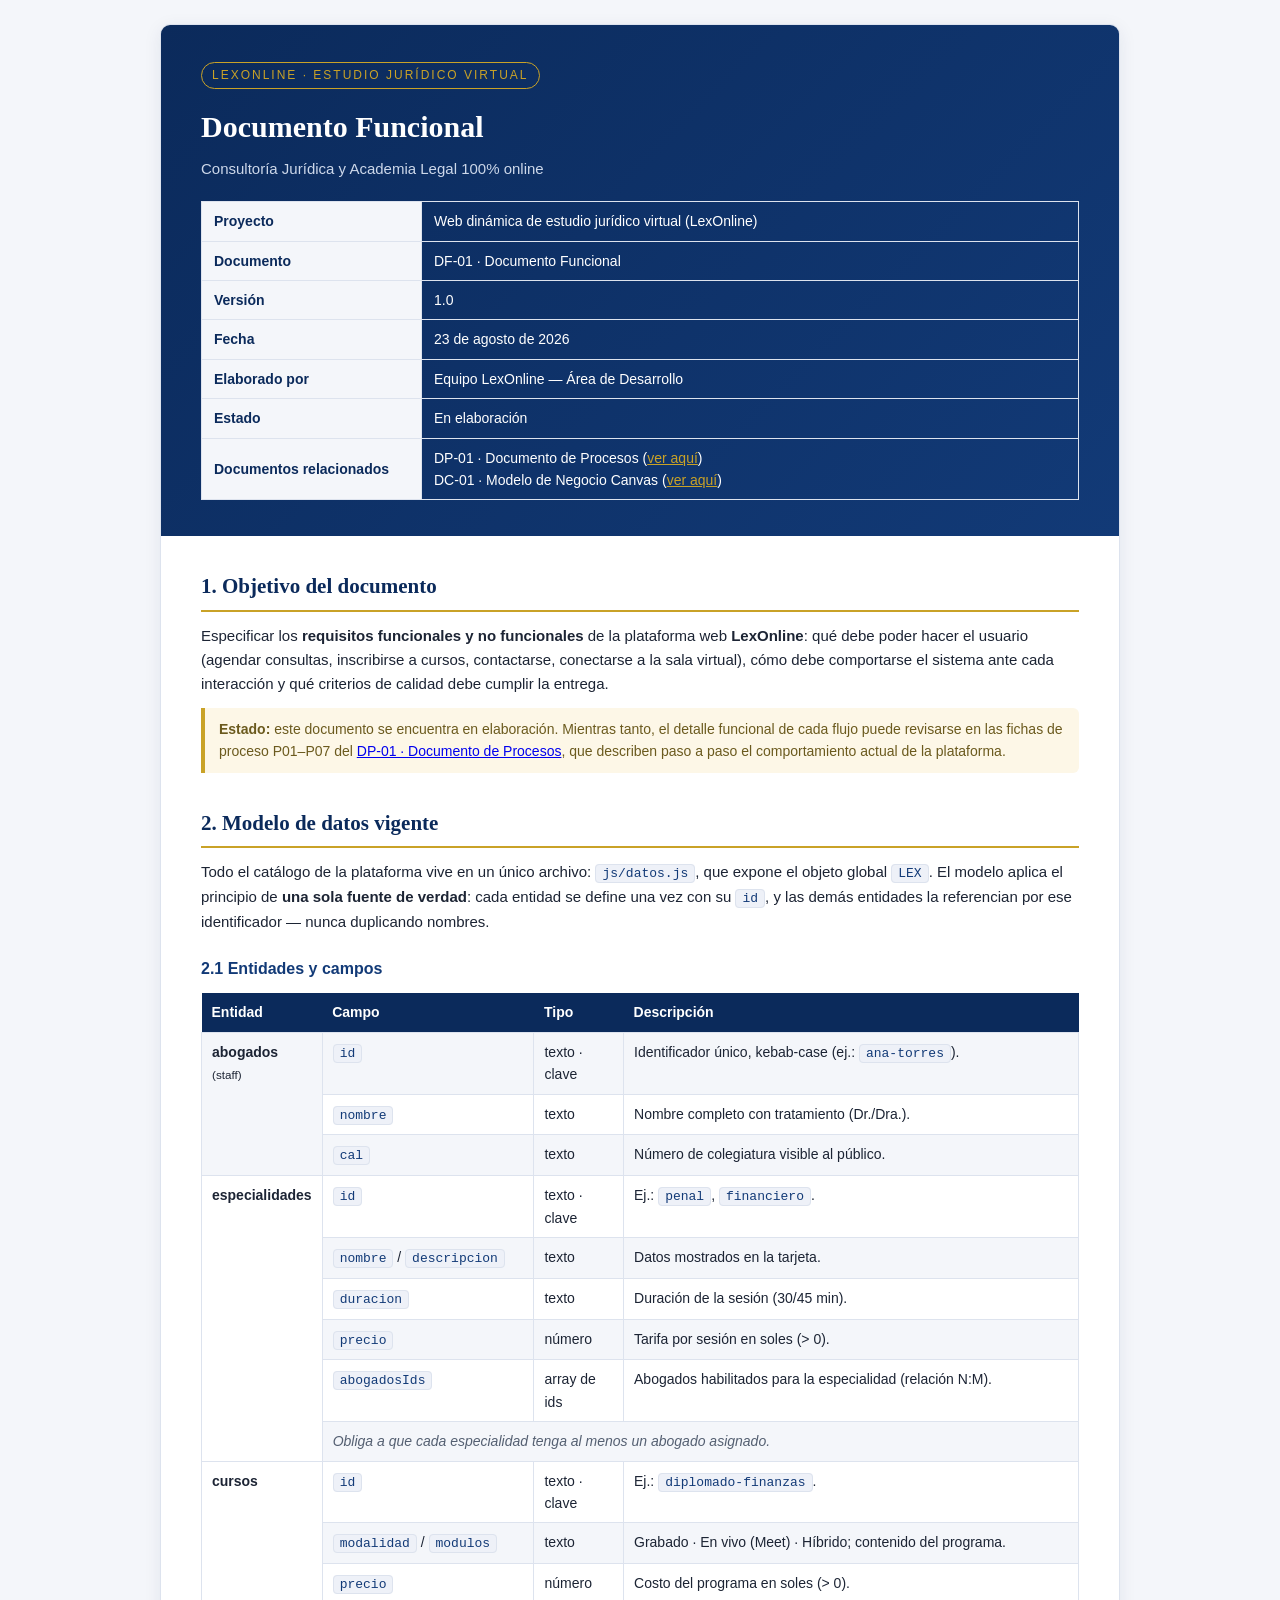
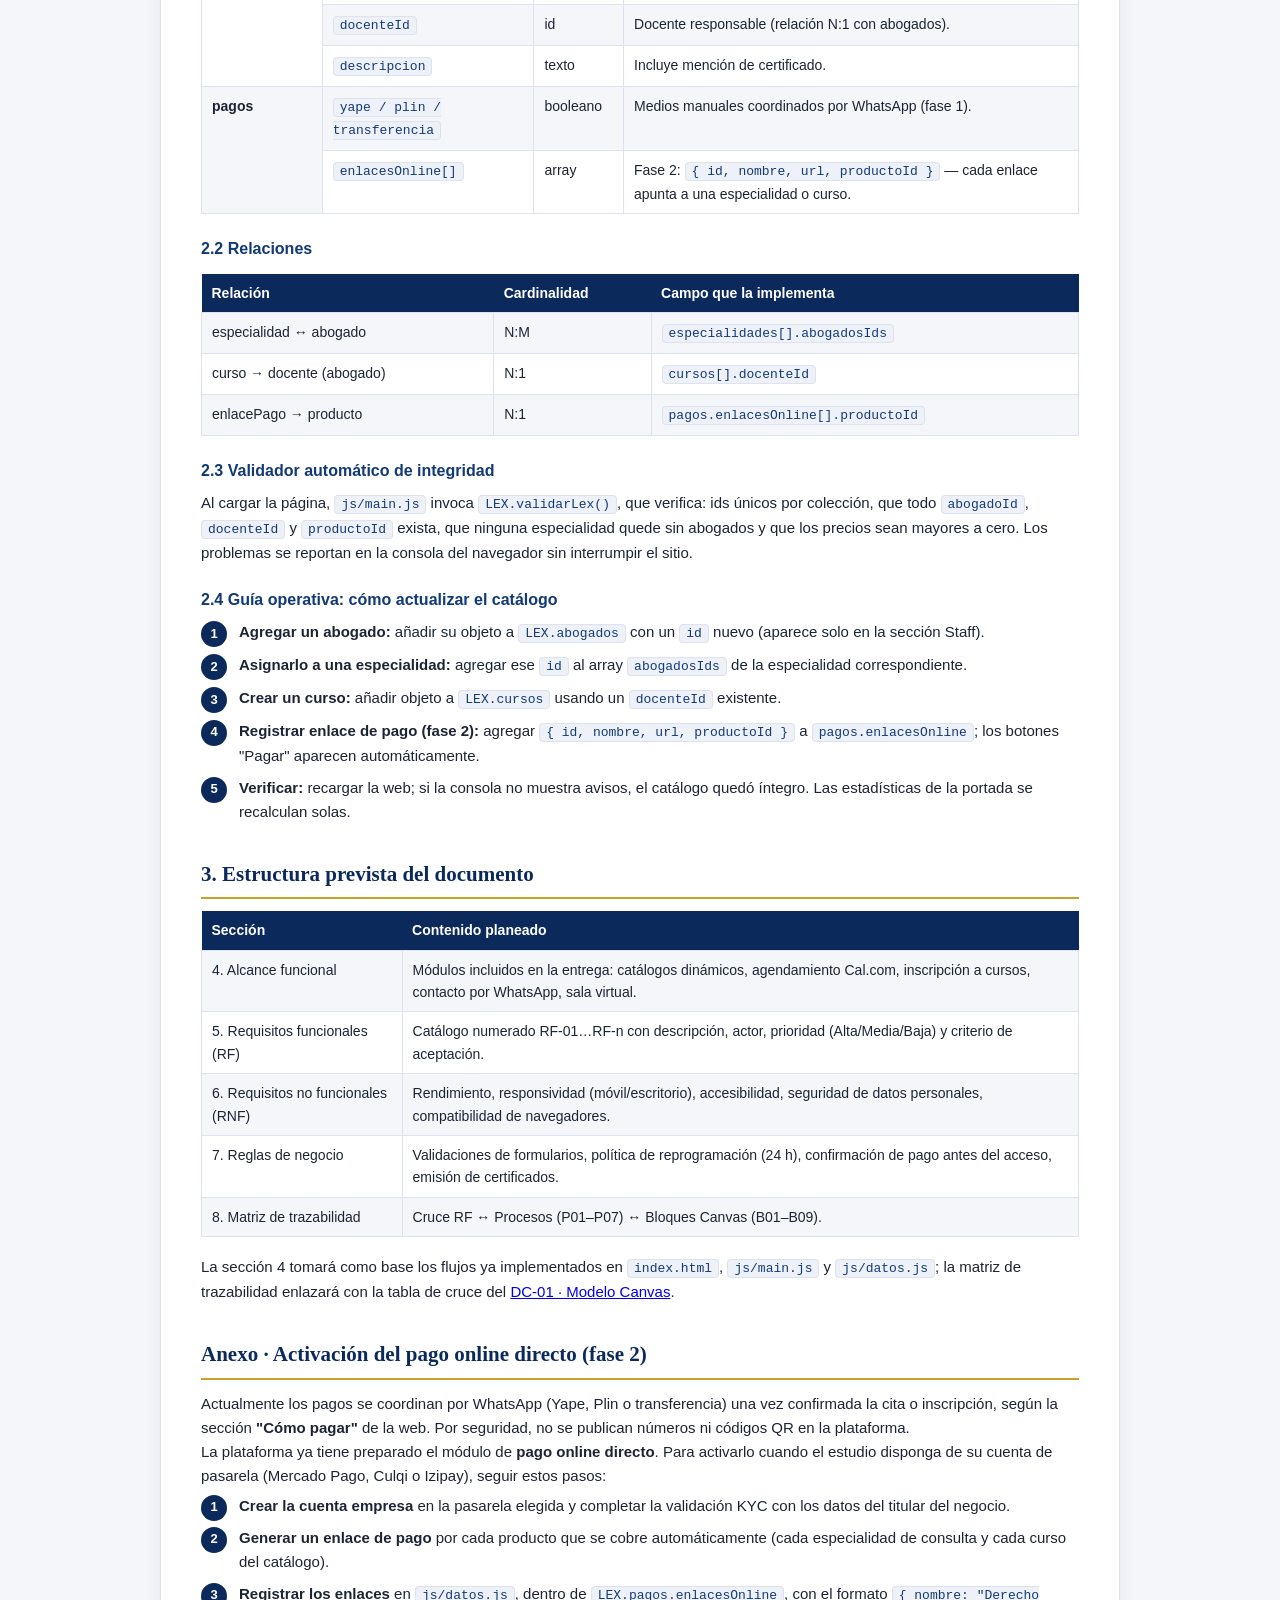
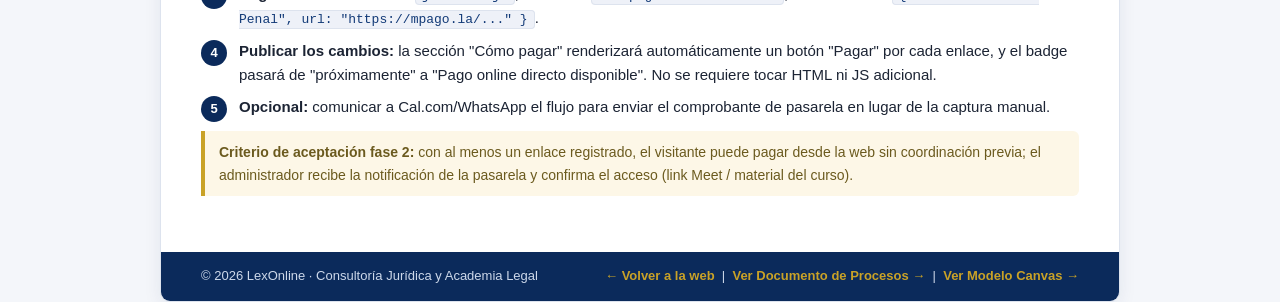
<file: docs/documento-funcional.html>
<!DOCTYPE html>
<html lang="es">
<head>
  <meta charset="UTF-8">
  <meta name="viewport" content="width=device-width, initial-scale=1.0">
  <title>LexOnline — Documento Funcional</title>
  <meta name="description" content="Documento Funcional de LexOnline: requisitos funcionales y no funcionales de la plataforma web del estudio jurídico virtual.">
  <link rel="stylesheet" href="estilos-docs.css">
  <link rel="icon" href="data:image/svg+xml,%3Csvg xmlns='http://www.w3.org/2000/svg' viewBox='0 0 48 48'%3E%3Ccircle cx='24' cy='24' r='24' fill='%230B2A5B'/%3E%3Ctext x='24' y='32' font-size='22' text-anchor='middle' fill='%23C9A227' font-family='Georgia'%3E%E2%9A%96%3C/text%3E%3C/svg%3E">
</head>
<body>
<div class="doc">

  <!-- ================= PORTADA ================= -->
  <header class="portada">
    <span class="sello">LexOnline · Estudio Jurídico Virtual</span>
    <h1>Documento Funcional</h1>
    <p>Consultoría Jurídica y Academia Legal 100% online</p>

    <table class="meta-doc">
      <tr><td>Proyecto</td><td>Web dinámica de estudio jurídico virtual (LexOnline)</td></tr>
      <tr><td>Documento</td><td>DF-01 · Documento Funcional</td></tr>
      <tr><td>Versión</td><td>1.0</td></tr>
      <tr><td>Fecha</td><td>23 de agosto de 2026</td></tr>
      <tr><td>Elaborado por</td><td>Equipo LexOnline — Área de Desarrollo</td></tr>
      <tr><td>Estado</td><td>En elaboración</td></tr>
      <tr><td>Documentos relacionados</td><td>DP-01 · Documento de Procesos (<a href="documento-procesos.html" style="color:#C9A227;">ver aquí</a>)<br>DC-01 · Modelo de Negocio Canvas (<a href="documento-canvas.html" style="color:#C9A227;">ver aquí</a>)</td></tr>
    </table>
  </header>

  <main class="contenido">

    <!-- ================= 1. OBJETIVO ================= -->
    <h2 id="objetivo">1. Objetivo del documento</h2>
    <p>Especificar los <strong>requisitos funcionales y no funcionales</strong> de la plataforma web <strong>LexOnline</strong>: qué debe poder hacer el usuario (agendar consultas, inscribirse a cursos, contactarse, conectarse a la sala virtual), cómo debe comportarse el sistema ante cada interacción y qué criterios de calidad debe cumplir la entrega.</p>
    <div class="nota"><strong>Estado:</strong> este documento se encuentra en elaboración. Mientras tanto, el detalle funcional de cada flujo puede revisarse en las fichas de proceso P01–P07 del <a href="documento-procesos.html">DP-01 · Documento de Procesos</a>, que describen paso a paso el comportamiento actual de la plataforma.</div>

    <!-- ================= 2. MODELO DE DATOS ================= -->
    <h2 id="modelo-datos">2. Modelo de datos vigente</h2>
    <p>Todo el catálogo de la plataforma vive en un único archivo: <code class="inline">js/datos.js</code>, que expone el objeto global <code class="inline">LEX</code>. El modelo aplica el principio de <strong>una sola fuente de verdad</strong>: cada entidad se define una vez con su <code class="inline">id</code>, y las demás entidades la referencian por ese identificador — nunca duplicando nombres.</p>

    <h3>2.1 Entidades y campos</h3>
    <table class="tabla">
      <tr><th>Entidad</th><th>Campo</th><th>Tipo</th><th>Descripción</th></tr>
      <tr><td rowspan="3"><strong>abogados</strong><br><small>(staff)</small></td><td><code class="inline">id</code></td><td>texto · clave</td><td>Identificador único, kebab-case (ej.: <code class="inline">ana-torres</code>).</td></tr>
      <tr><td><code class="inline">nombre</code></td><td>texto</td><td>Nombre completo con tratamiento (Dr./Dra.).</td></tr>
      <tr><td><code class="inline">cal</code></td><td>texto</td><td>Número de colegiatura visible al público.</td></tr>
      <tr><td rowspan="6"><strong>especialidades</strong></td><td><code class="inline">id</code></td><td>texto · clave</td><td>Ej.: <code class="inline">penal</code>, <code class="inline">financiero</code>.</td></tr>
      <tr><td><code class="inline">nombre</code> / <code class="inline">descripcion</code></td><td>texto</td><td>Datos mostrados en la tarjeta.</td></tr>
      <tr><td><code class="inline">duracion</code></td><td>texto</td><td>Duración de la sesión (30/45 min).</td></tr>
      <tr><td><code class="inline">precio</code></td><td>número</td><td>Tarifa por sesión en soles (&gt; 0).</td></tr>
      <tr><td><code class="inline">abogadosIds</code></td><td>array de ids</td><td>Abogados habilitados para la especialidad (relación N:M).</td></tr>
      <tr><td colspan="3" style="color:var(--gris-texto);"><em>Obliga a que cada especialidad tenga al menos un abogado asignado.</em></td></tr>
      <tr><td rowspan="5"><strong>cursos</strong></td><td><code class="inline">id</code></td><td>texto · clave</td><td>Ej.: <code class="inline">diplomado-finanzas</code>.</td></tr>
      <tr><td><code class="inline">modalidad</code> / <code class="inline">modulos</code></td><td>texto</td><td>Grabado · En vivo (Meet) · Híbrido; contenido del programa.</td></tr>
      <tr><td><code class="inline">precio</code></td><td>número</td><td>Costo del programa en soles (&gt; 0).</td></tr>
      <tr><td><code class="inline">docenteId</code></td><td>id</td><td>Docente responsable (relación N:1 con abogados).</td></tr>
      <tr><td><code class="inline">descripcion</code></td><td>texto</td><td>Incluye mención de certificado.</td></tr>
      <tr><td rowspan="2"><strong>pagos</strong></td><td><code class="inline">yape / plin / transferencia</code></td><td>booleano</td><td>Medios manuales coordinados por WhatsApp (fase 1).</td></tr>
      <tr><td><code class="inline">enlacesOnline[]</code></td><td>array</td><td>Fase 2: <code class="inline">{ id, nombre, url, productoId }</code> — cada enlace apunta a una especialidad o curso.</td></tr>
    </table>

    <h3>2.2 Relaciones</h3>
    <table class="tabla">
      <tr><th>Relación</th><th>Cardinalidad</th><th>Campo que la implementa</th></tr>
      <tr><td>especialidad ↔ abogado</td><td>N:M</td><td><code class="inline">especialidades[].abogadosIds</code></td></tr>
      <tr><td>curso → docente (abogado)</td><td>N:1</td><td><code class="inline">cursos[].docenteId</code></td></tr>
      <tr><td>enlacePago → producto</td><td>N:1</td><td><code class="inline">pagos.enlacesOnline[].productoId</code></td></tr>
    </table>

    <h3>2.3 Validador automático de integridad</h3>
    <p>Al cargar la página, <code class="inline">js/main.js</code> invoca <code class="inline">LEX.validarLex()</code>, que verifica: ids únicos por colección, que todo <code class="inline">abogadoId</code>, <code class="inline">docenteId</code> y <code class="inline">productoId</code> exista, que ninguna especialidad quede sin abogados y que los precios sean mayores a cero. Los problemas se reportan en la consola del navegador sin interrumpir el sitio.</p>

    <h3>2.4 Guía operativa: cómo actualizar el catálogo</h3>
    <ol class="pasos-lista">
      <li><strong>Agregar un abogado:</strong> añadir su objeto a <code class="inline">LEX.abogados</code> con un <code class="inline">id</code> nuevo (aparece solo en la sección Staff).</li>
      <li><strong>Asignarlo a una especialidad:</strong> agregar ese <code class="inline">id</code> al array <code class="inline">abogadosIds</code> de la especialidad correspondiente.</li>
      <li><strong>Crear un curso:</strong> añadir objeto a <code class="inline">LEX.cursos</code> usando un <code class="inline">docenteId</code> existente.</li>
      <li><strong>Registrar enlace de pago (fase 2):</strong> agregar <code class="inline">{ id, nombre, url, productoId }</code> a <code class="inline">pagos.enlacesOnline</code>; los botones "Pagar" aparecen automáticamente.</li>
      <li><strong>Verificar:</strong> recargar la web; si la consola no muestra avisos, el catálogo quedó íntegro. Las estadísticas de la portada se recalculan solas.</li>
    </ol>

    <!-- ================= 3. ESTRUCTURA PREVISTA ================= -->
    <h2 id="estructura">3. Estructura prevista del documento</h2>
    <table class="tabla">
      <tr><th>Sección</th><th>Contenido planeado</th></tr>
      <tr><td>4. Alcance funcional</td><td>Módulos incluidos en la entrega: catálogos dinámicos, agendamiento Cal.com, inscripción a cursos, contacto por WhatsApp, sala virtual.</td></tr>
      <tr><td>5. Requisitos funcionales (RF)</td><td>Catálogo numerado RF-01…RF-n con descripción, actor, prioridad (Alta/Media/Baja) y criterio de aceptación.</td></tr>
      <tr><td>6. Requisitos no funcionales (RNF)</td><td>Rendimiento, responsividad (móvil/escritorio), accesibilidad, seguridad de datos personales, compatibilidad de navegadores.</td></tr>
      <tr><td>7. Reglas de negocio</td><td>Validaciones de formularios, política de reprogramación (24 h), confirmación de pago antes del acceso, emisión de certificados.</td></tr>
      <tr><td>8. Matriz de trazabilidad</td><td>Cruce RF ↔ Procesos (P01–P07) ↔ Bloques Canvas (B01–B09).</td></tr>
    </table>

    <p style="margin-top:14px;">La sección 4 tomará como base los flujos ya implementados en <code class="inline">index.html</code>, <code class="inline">js/main.js</code> y <code class="inline">js/datos.js</code>; la matriz de trazabilidad enlazará con la tabla de cruce del <a href="documento-canvas.html">DC-01 · Modelo Canvas</a>.</p>

    <!-- ================= ANEXO: ACTIVACIÓN PAGO ONLINE ================= -->
    <h2 id="anexo-pagos">Anexo · Activación del pago online directo (fase 2)</h2>
    <p>Actualmente los pagos se coordinan por WhatsApp (Yape, Plin o transferencia) una vez confirmada la cita o inscripción, según la sección <strong>"Cómo pagar"</strong> de la web. Por seguridad, no se publican números ni códigos QR en la plataforma.</p>
    <p>La plataforma ya tiene preparado el módulo de <strong>pago online directo</strong>. Para activarlo cuando el estudio disponga de su cuenta de pasarela (Mercado Pago, Culqi o Izipay), seguir estos pasos:</p>
    <ol class="pasos-lista">
      <li><strong>Crear la cuenta empresa</strong> en la pasarela elegida y completar la validación KYC con los datos del titular del negocio.</li>
      <li><strong>Generar un enlace de pago</strong> por cada producto que se cobre automáticamente (cada especialidad de consulta y cada curso del catálogo).</li>
      <li><strong>Registrar los enlaces</strong> en <code class="inline">js/datos.js</code>, dentro de <code class="inline">LEX.pagos.enlacesOnline</code>, con el formato <code class="inline">{ nombre: "Derecho Penal", url: "https://mpago.la/..." }</code>.</li>
      <li><strong>Publicar los cambios:</strong> la sección "Cómo pagar" renderizará automáticamente un botón "Pagar" por cada enlace, y el badge pasará de "próximamente" a "Pago online directo disponible". No se requiere tocar HTML ni JS adicional.</li>
      <li><strong>Opcional:</strong> comunicar a Cal.com/WhatsApp el flujo para enviar el comprobante de pasarela en lugar de la captura manual.</li>
    </ol>
    <div class="nota"><strong>Criterio de aceptación fase 2:</strong> con al menos un enlace registrado, el visitante puede pagar desde la web sin coordinación previa; el administrador recibe la notificación de la pasarela y confirma el acceso (link Meet / material del curso).</div>

  </main>

  <footer class="doc-pie">
    <span>© 2026 LexOnline · Consultoría Jurídica y Academia Legal</span>
    <span>
      <a href="../index.html">← Volver a la web</a> &nbsp;|&nbsp;
      <a href="documento-procesos.html">Ver Documento de Procesos →</a> &nbsp;|&nbsp;
      <a href="documento-canvas.html">Ver Modelo Canvas →</a>
    </span>
  </footer>

</div>
</body>
</html>
</file>
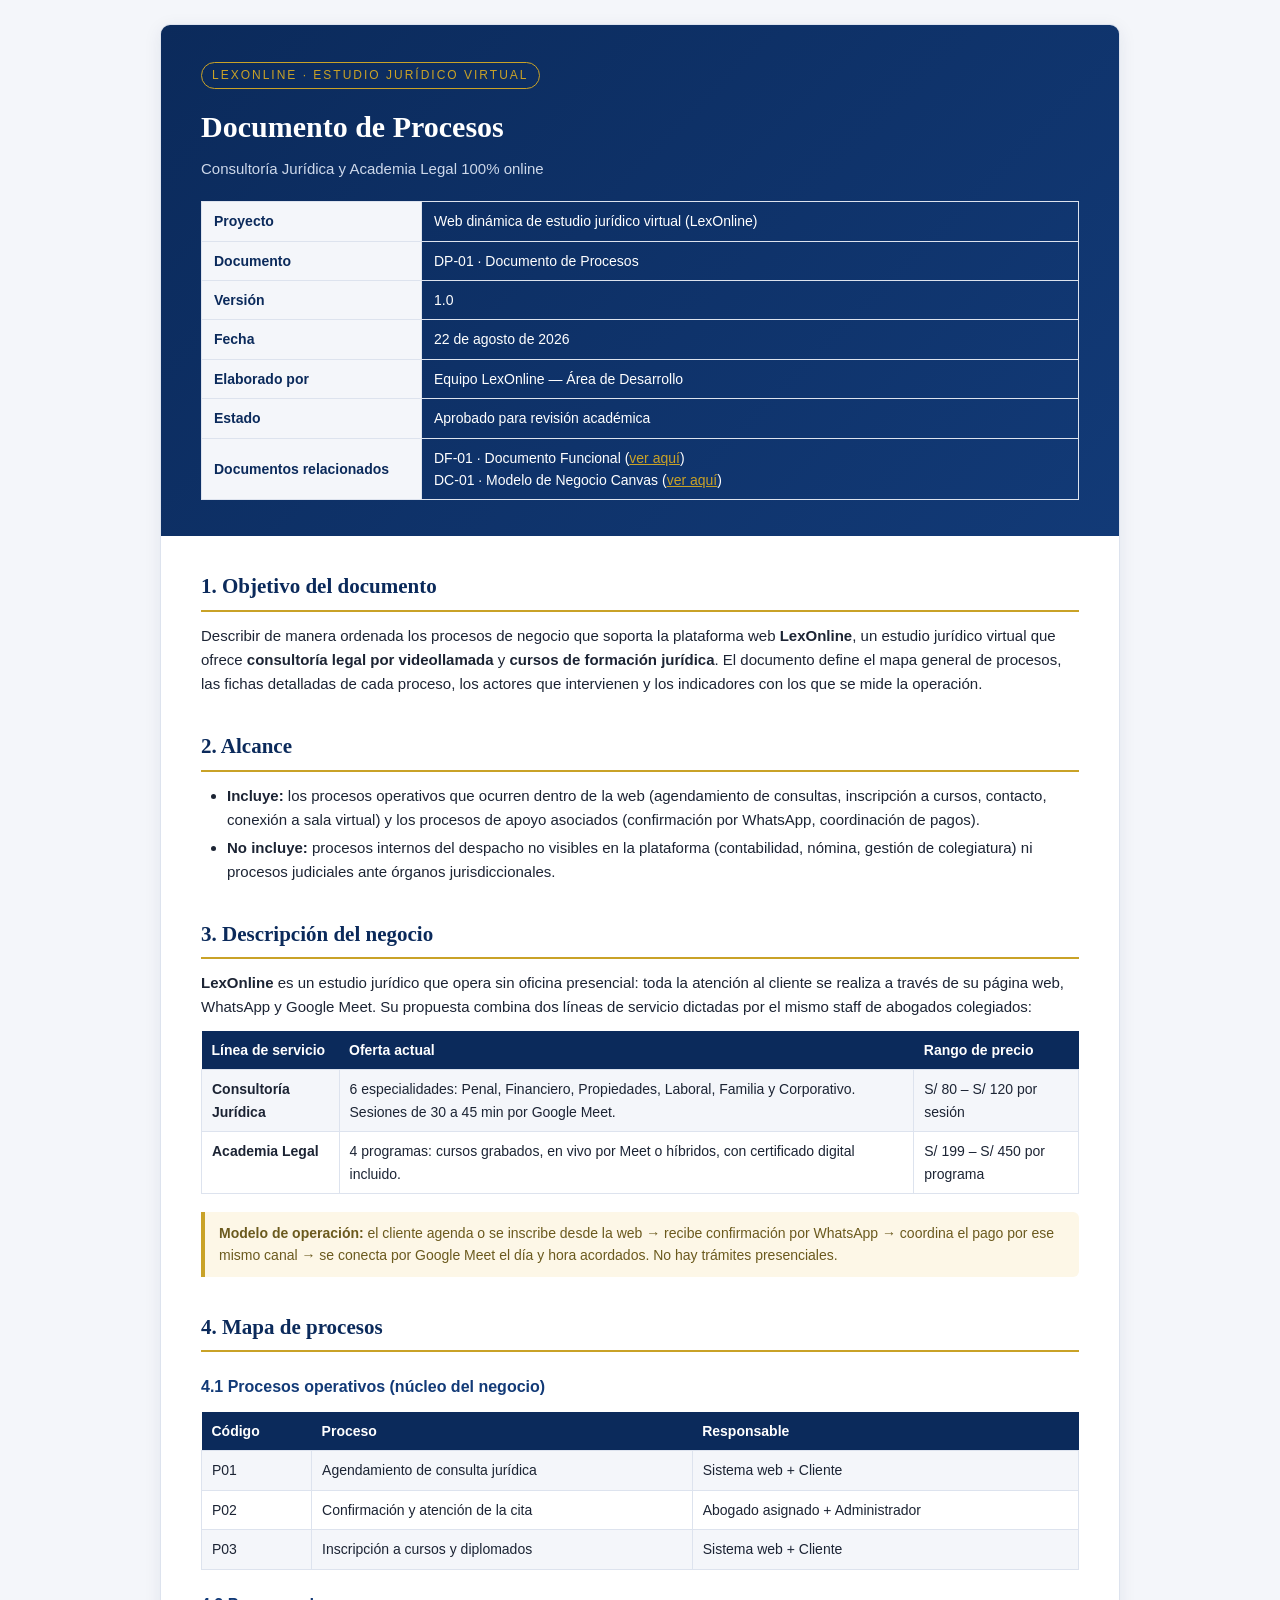
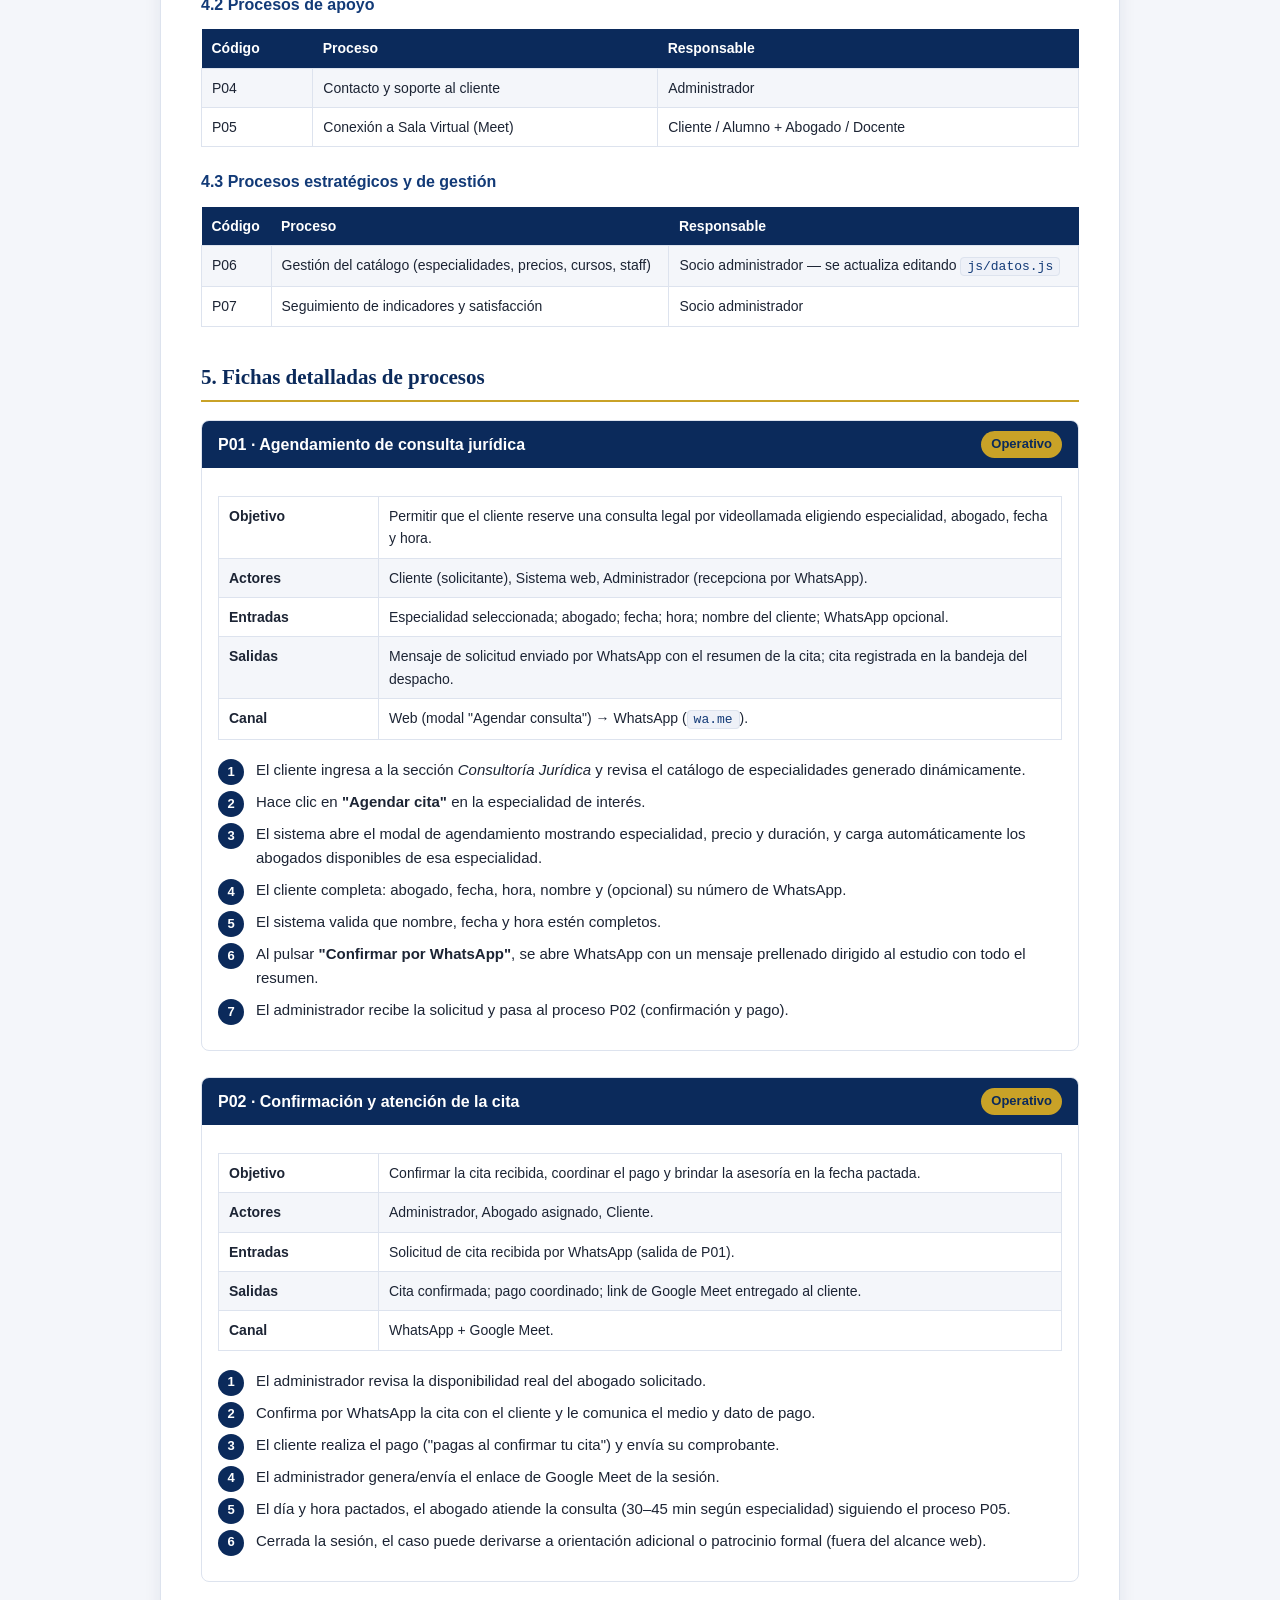
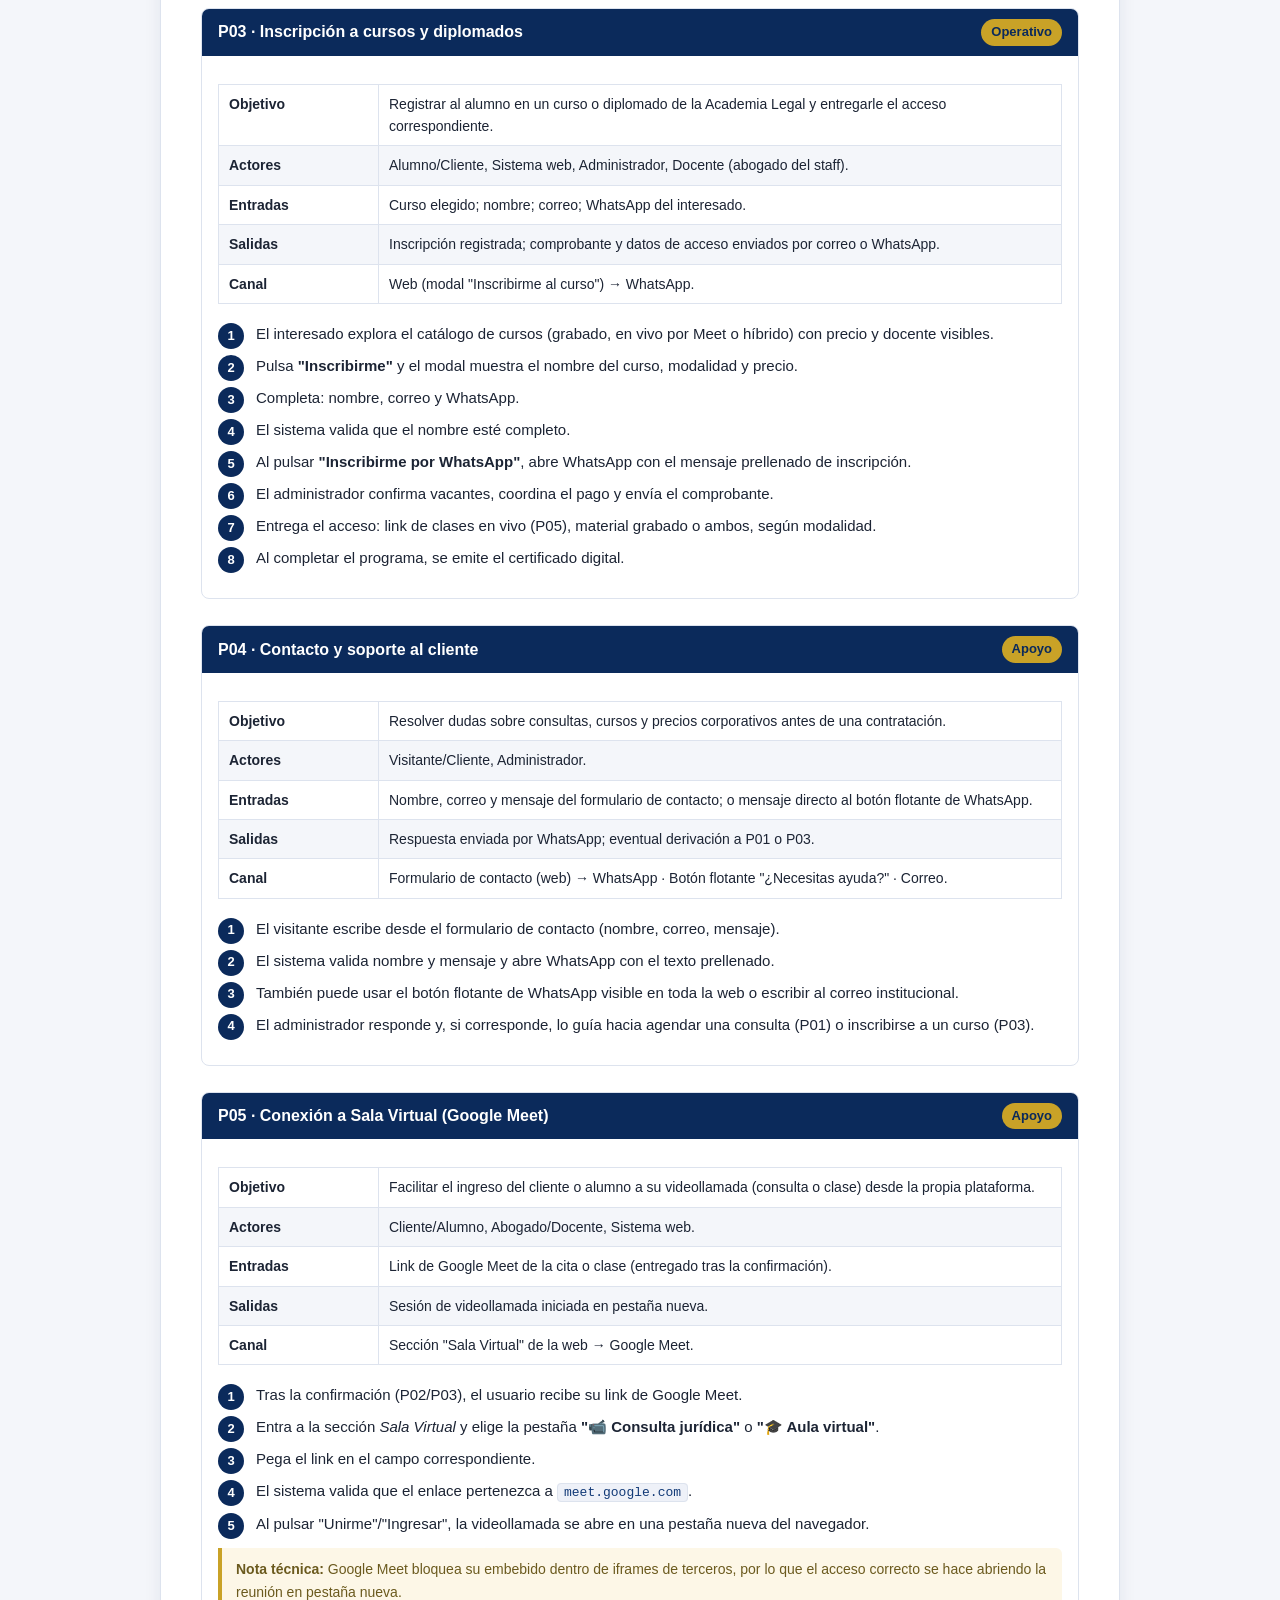
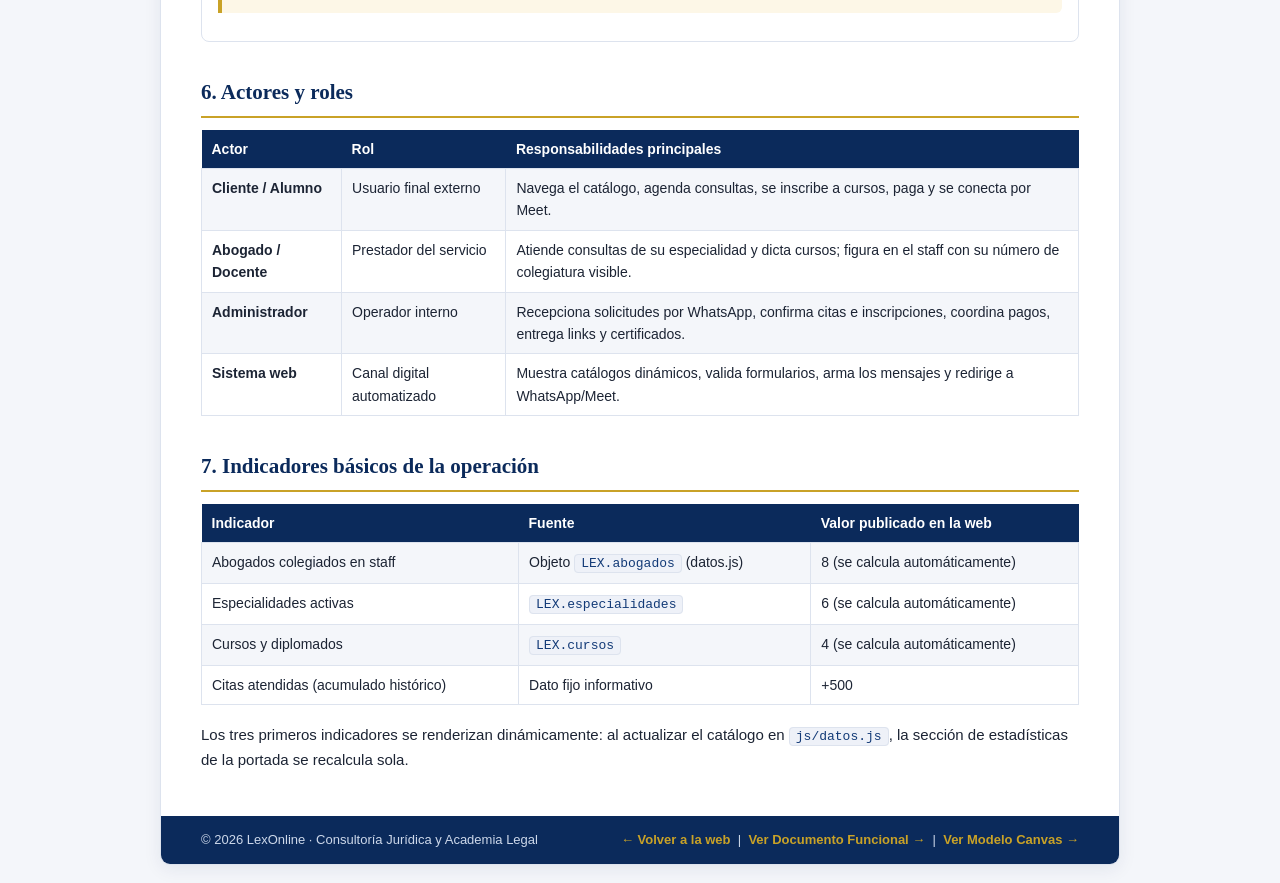
<file: docs/documento-procesos.html>
<!DOCTYPE html>
<html lang="es">
<head>
  <meta charset="UTF-8">
  <meta name="viewport" content="width=device-width, initial-scale=1.0">
  <title>LexOnline — Documento de Procesos</title>
  <meta name="description" content="Documento de procesos del estudio jurídico virtual LexOnline: mapa de procesos, fichas de proceso, actores e indicadores.">
  <link rel="stylesheet" href="estilos-docs.css">
  <link rel="icon" href="data:image/svg+xml,%3Csvg xmlns='http://www.w3.org/2000/svg' viewBox='0 0 48 48'%3E%3Ccircle cx='24' cy='24' r='24' fill='%230B2A5B'/%3E%3Ctext x='24' y='32' font-size='22' text-anchor='middle' fill='%23C9A227' font-family='Georgia'%3E%E2%9A%96%3C/text%3E%3C/svg%3E">
</head>
<body>
<div class="doc">

  <!-- ================= PORTADA ================= -->
  <header class="portada">
    <span class="sello">LexOnline · Estudio Jurídico Virtual</span>
    <h1>Documento de Procesos</h1>
    <p>Consultoría Jurídica y Academia Legal 100% online</p>

    <table class="meta-doc">
      <tr><td>Proyecto</td><td>Web dinámica de estudio jurídico virtual (LexOnline)</td></tr>
      <tr><td>Documento</td><td>DP-01 · Documento de Procesos</td></tr>
      <tr><td>Versión</td><td>1.0</td></tr>
      <tr><td>Fecha</td><td>22 de agosto de 2026</td></tr>
      <tr><td>Elaborado por</td><td>Equipo LexOnline — Área de Desarrollo</td></tr>
      <tr><td>Estado</td><td>Aprobado para revisión académica</td></tr>
      <tr><td>Documentos relacionados</td><td>DF-01 · Documento Funcional (<a href="documento-funcional.html" style="color:#C9A227;">ver aquí</a>)<br>DC-01 · Modelo de Negocio Canvas (<a href="documento-canvas.html" style="color:#C9A227;">ver aquí</a>)</td></tr>
    </table>
  </header>

  <main class="contenido">

    <!-- ================= 1. OBJETIVO ================= -->
    <h2 id="objetivo">1. Objetivo del documento</h2>
    <p>Describir de manera ordenada los procesos de negocio que soporta la plataforma web <strong>LexOnline</strong>, un estudio jurídico virtual que ofrece <strong>consultoría legal por videollamada</strong> y <strong>cursos de formación jurídica</strong>. El documento define el mapa general de procesos, las fichas detalladas de cada proceso, los actores que intervienen y los indicadores con los que se mide la operación.</p>

    <h2 id="alcance">2. Alcance</h2>
    <ul>
      <li><strong>Incluye:</strong> los procesos operativos que ocurren dentro de la web (agendamiento de consultas, inscripción a cursos, contacto, conexión a sala virtual) y los procesos de apoyo asociados (confirmación por WhatsApp, coordinación de pagos).</li>
      <li><strong>No incluye:</strong> procesos internos del despacho no visibles en la plataforma (contabilidad, nómina, gestión de colegiatura) ni procesos judiciales ante órganos jurisdiccionales.</li>
    </ul>

    <!-- ================= 3. EL NEGOCIO ================= -->
    <h2 id="negocio">3. Descripción del negocio</h2>
    <p><strong>LexOnline</strong> es un estudio jurídico que opera sin oficina presencial: toda la atención al cliente se realiza a través de su página web, WhatsApp y Google Meet. Su propuesta combina dos líneas de servicio dictadas por el mismo staff de abogados colegiados:</p>

    <table class="tabla">
      <tr><th>Línea de servicio</th><th>Oferta actual</th><th>Rango de precio</th></tr>
      <tr>
        <td><strong>Consultoría Jurídica</strong></td>
        <td>6 especialidades: Penal, Financiero, Propiedades, Laboral, Familia y Corporativo. Sesiones de 30 a 45 min por Google Meet.</td>
        <td>S/ 80 – S/ 120 por sesión</td>
      </tr>
      <tr>
        <td><strong>Academia Legal</strong></td>
        <td>4 programas: cursos grabados, en vivo por Meet o híbridos, con certificado digital incluido.</td>
        <td>S/ 199 – S/ 450 por programa</td>
      </tr>
    </table>

    <div class="nota"><strong>Modelo de operación:</strong> el cliente agenda o se inscribe desde la web → recibe confirmación por WhatsApp → coordina el pago por ese mismo canal → se conecta por Google Meet el día y hora acordados. No hay trámites presenciales.</div>

    <!-- ================= 4. MAPA DE PROCESOS ================= -->
    <h2 id="mapa">4. Mapa de procesos</h2>

    <h3>4.1 Procesos operativos (núcleo del negocio)</h3>
    <table class="tabla">
      <tr><th>Código</th><th>Proceso</th><th>Responsable</th></tr>
      <tr><td>P01</td><td>Agendamiento de consulta jurídica</td><td>Sistema web + Cliente</td></tr>
      <tr><td>P02</td><td>Confirmación y atención de la cita</td><td>Abogado asignado + Administrador</td></tr>
      <tr><td>P03</td><td>Inscripción a cursos y diplomados</td><td>Sistema web + Cliente</td></tr>
    </table>

    <h3>4.2 Procesos de apoyo</h3>
    <table class="tabla">
      <tr><th>Código</th><th>Proceso</th><th>Responsable</th></tr>
      <tr><td>P04</td><td>Contacto y soporte al cliente</td><td>Administrador</td></tr>
      <tr><td>P05</td><td>Conexión a Sala Virtual (Meet)</td><td>Cliente / Alumno + Abogado / Docente</td></tr>
    </table>

    <h3>4.3 Procesos estratégicos y de gestión</h3>
    <table class="tabla">
      <tr><th>Código</th><th>Proceso</th><th>Responsable</th></tr>
      <tr><td>P06</td><td>Gestión del catálogo (especialidades, precios, cursos, staff)</td><td>Socio administrador — se actualiza editando <code class="inline">js/datos.js</code></td></tr>
      <tr><td>P07</td><td>Seguimiento de indicadores y satisfacción</td><td>Socio administrador</td></tr>
    </table>

    <!-- ================= 5. FICHAS DE PROCESO ================= -->
    <h2 id="fichas">5. Fichas detalladas de procesos</h2>

    <!-- P01 -->
    <section class="ficha" id="p01">
      <div class="ficha-cabecera">
        <h3>P01 · Agendamiento de consulta jurídica</h3>
        <span class="codigo-proceso">Operativo</span>
      </div>
      <div class="ficha-cuerpo">
        <table class="tabla">
          <tr><td style="width:160px;"><strong>Objetivo</strong></td><td>Permitir que el cliente reserve una consulta legal por videollamada eligiendo especialidad, abogado, fecha y hora.</td></tr>
          <tr><td><strong>Actores</strong></td><td>Cliente (solicitante), Sistema web, Administrador (recepciona por WhatsApp).</td></tr>
          <tr><td><strong>Entradas</strong></td><td>Especialidad seleccionada; abogado; fecha; hora; nombre del cliente; WhatsApp opcional.</td></tr>
          <tr><td><strong>Salidas</strong></td><td>Mensaje de solicitud enviado por WhatsApp con el resumen de la cita; cita registrada en la bandeja del despacho.</td></tr>
          <tr><td><strong>Canal</strong></td><td>Web (modal "Agendar consulta") → WhatsApp (<code class="inline">wa.me</code>).</td></tr>
        </table>
        <ol class="pasos-lista">
          <li>El cliente ingresa a la sección <em>Consultoría Jurídica</em> y revisa el catálogo de especialidades generado dinámicamente.</li>
          <li>Hace clic en <strong>"Agendar cita"</strong> en la especialidad de interés.</li>
          <li>El sistema abre el modal de agendamiento mostrando especialidad, precio y duración, y carga automáticamente los abogados disponibles de esa especialidad.</li>
          <li>El cliente completa: abogado, fecha, hora, nombre y (opcional) su número de WhatsApp.</li>
          <li>El sistema valida que nombre, fecha y hora estén completos.</li>
          <li>Al pulsar <strong>"Confirmar por WhatsApp"</strong>, se abre WhatsApp con un mensaje prellenado dirigido al estudio con todo el resumen.</li>
          <li>El administrador recibe la solicitud y pasa al proceso P02 (confirmación y pago).</li>
        </ol>
      </div>
    </section>

    <!-- P02 -->
    <section class="ficha" id="p02">
      <div class="ficha-cabecera">
        <h3>P02 · Confirmación y atención de la cita</h3>
        <span class="codigo-proceso">Operativo</span>
      </div>
      <div class="ficha-cuerpo">
        <table class="tabla">
          <tr><td style="width:160px;"><strong>Objetivo</strong></td><td>Confirmar la cita recibida, coordinar el pago y brindar la asesoría en la fecha pactada.</td></tr>
          <tr><td><strong>Actores</strong></td><td>Administrador, Abogado asignado, Cliente.</td></tr>
          <tr><td><strong>Entradas</strong></td><td>Solicitud de cita recibida por WhatsApp (salida de P01).</td></tr>
          <tr><td><strong>Salidas</strong></td><td>Cita confirmada; pago coordinado; link de Google Meet entregado al cliente.</td></tr>
          <tr><td><strong>Canal</strong></td><td>WhatsApp + Google Meet.</td></tr>
        </table>
        <ol class="pasos-lista">
          <li>El administrador revisa la disponibilidad real del abogado solicitado.</li>
          <li>Confirma por WhatsApp la cita con el cliente y le comunica el medio y dato de pago.</li>
          <li>El cliente realiza el pago ("pagas al confirmar tu cita") y envía su comprobante.</li>
          <li>El administrador genera/envía el enlace de Google Meet de la sesión.</li>
          <li>El día y hora pactados, el abogado atiende la consulta (30–45 min según especialidad) siguiendo el proceso P05.</li>
          <li>Cerrada la sesión, el caso puede derivarse a orientación adicional o patrocinio formal (fuera del alcance web).</li>
        </ol>
      </div>
    </section>

    <!-- P03 -->
    <section class="ficha" id="p03">
      <div class="ficha-cabecera">
        <h3>P03 · Inscripción a cursos y diplomados</h3>
        <span class="codigo-proceso">Operativo</span>
      </div>
      <div class="ficha-cuerpo">
        <table class="tabla">
          <tr><td style="width:160px;"><strong>Objetivo</strong></td><td>Registrar al alumno en un curso o diplomado de la Academia Legal y entregarle el acceso correspondiente.</td></tr>
          <tr><td><strong>Actores</strong></td><td>Alumno/Cliente, Sistema web, Administrador, Docente (abogado del staff).</td></tr>
          <tr><td><strong>Entradas</strong></td><td>Curso elegido; nombre; correo; WhatsApp del interesado.</td></tr>
          <tr><td><strong>Salidas</strong></td><td>Inscripción registrada; comprobante y datos de acceso enviados por correo o WhatsApp.</td></tr>
          <tr><td><strong>Canal</strong></td><td>Web (modal "Inscribirme al curso") → WhatsApp.</td></tr>
        </table>
        <ol class="pasos-lista">
          <li>El interesado explora el catálogo de cursos (grabado, en vivo por Meet o híbrido) con precio y docente visibles.</li>
          <li>Pulsa <strong>"Inscribirme"</strong> y el modal muestra el nombre del curso, modalidad y precio.</li>
          <li>Completa: nombre, correo y WhatsApp.</li>
          <li>El sistema valida que el nombre esté completo.</li>
          <li>Al pulsar <strong>"Inscribirme por WhatsApp"</strong>, abre WhatsApp con el mensaje prellenado de inscripción.</li>
          <li>El administrador confirma vacantes, coordina el pago y envía el comprobante.</li>
          <li>Entrega el acceso: link de clases en vivo (P05), material grabado o ambos, según modalidad.</li>
          <li>Al completar el programa, se emite el certificado digital.</li>
        </ol>
      </div>
    </section>

    <!-- P04 -->
    <section class="ficha" id="p04">
      <div class="ficha-cabecera">
        <h3>P04 · Contacto y soporte al cliente</h3>
        <span class="codigo-proceso">Apoyo</span>
      </div>
      <div class="ficha-cuerpo">
        <table class="tabla">
          <tr><td style="width:160px;"><strong>Objetivo</strong></td><td>Resolver dudas sobre consultas, cursos y precios corporativos antes de una contratación.</td></tr>
          <tr><td><strong>Actores</strong></td><td>Visitante/Cliente, Administrador.</td></tr>
          <tr><td><strong>Entradas</strong></td><td>Nombre, correo y mensaje del formulario de contacto; o mensaje directo al botón flotante de WhatsApp.</td></tr>
          <tr><td><strong>Salidas</strong></td><td>Respuesta enviada por WhatsApp; eventual derivación a P01 o P03.</td></tr>
          <tr><td><strong>Canal</strong></td><td>Formulario de contacto (web) → WhatsApp · Botón flotante "¿Necesitas ayuda?" · Correo.</td></tr>
        </table>
        <ol class="pasos-lista">
          <li>El visitante escribe desde el formulario de contacto (nombre, correo, mensaje).</li>
          <li>El sistema valida nombre y mensaje y abre WhatsApp con el texto prellenado.</li>
          <li>También puede usar el botón flotante de WhatsApp visible en toda la web o escribir al correo institucional.</li>
          <li>El administrador responde y, si corresponde, lo guía hacia agendar una consulta (P01) o inscribirse a un curso (P03).</li>
        </ol>
      </div>
    </section>

    <!-- P05 -->
    <section class="ficha" id="p05">
      <div class="ficha-cabecera">
        <h3>P05 · Conexión a Sala Virtual (Google Meet)</h3>
        <span class="codigo-proceso">Apoyo</span>
      </div>
      <div class="ficha-cuerpo">
        <table class="tabla">
          <tr><td style="width:160px;"><strong>Objetivo</strong></td><td>Facilitar el ingreso del cliente o alumno a su videollamada (consulta o clase) desde la propia plataforma.</td></tr>
          <tr><td><strong>Actores</strong></td><td>Cliente/Alumno, Abogado/Docente, Sistema web.</td></tr>
          <tr><td><strong>Entradas</strong></td><td>Link de Google Meet de la cita o clase (entregado tras la confirmación).</td></tr>
          <tr><td><strong>Salidas</strong></td><td>Sesión de videollamada iniciada en pestaña nueva.</td></tr>
          <tr><td><strong>Canal</strong></td><td>Sección "Sala Virtual" de la web → Google Meet.</td></tr>
        </table>
        <ol class="pasos-lista">
          <li>Tras la confirmación (P02/P03), el usuario recibe su link de Google Meet.</li>
          <li>Entra a la sección <em>Sala Virtual</em> y elige la pestaña <strong>"📹 Consulta jurídica"</strong> o <strong>"🎓 Aula virtual"</strong>.</li>
          <li>Pega el link en el campo correspondiente.</li>
          <li>El sistema valida que el enlace pertenezca a <code class="inline">meet.google.com</code>.</li>
          <li>Al pulsar "Unirme"/"Ingresar", la videollamada se abre en una pestaña nueva del navegador.</li>
        </ol>
        <div class="nota"><strong>Nota técnica:</strong> Google Meet bloquea su embebido dentro de iframes de terceros, por lo que el acceso correcto se hace abriendo la reunión en pestaña nueva.</div>
      </div>
    </section>

    <!-- ================= 6. ACTORES ================= -->
    <h2 id="actores">6. Actores y roles</h2>
    <table class="tabla">
      <tr><th>Actor</th><th>Rol</th><th>Responsabilidades principales</th></tr>
      <tr><td><strong>Cliente / Alumno</strong></td><td>Usuario final externo</td><td>Navega el catálogo, agenda consultas, se inscribe a cursos, paga y se conecta por Meet.</td></tr>
      <tr><td><strong>Abogado / Docente</strong></td><td>Prestador del servicio</td><td>Atiende consultas de su especialidad y dicta cursos; figura en el staff con su número de colegiatura visible.</td></tr>
      <tr><td><strong>Administrador</strong></td><td>Operador interno</td><td>Recepciona solicitudes por WhatsApp, confirma citas e inscripciones, coordina pagos, entrega links y certificados.</td></tr>
      <tr><td><strong>Sistema web</strong></td><td>Canal digital automatizado</td><td>Muestra catálogos dinámicos, valida formularios, arma los mensajes y redirige a WhatsApp/Meet.</td></tr>
    </table>

    <!-- ================= 7. INDICADORES ================= -->
    <h2 id="indicadores">7. Indicadores básicos de la operación</h2>
    <table class="tabla">
      <tr><th>Indicador</th><th>Fuente</th><th>Valor publicado en la web</th></tr>
      <tr><td>Abogados colegiados en staff</td><td>Objeto <code class="inline">LEX.abogados</code> (datos.js)</td><td>8 (se calcula automáticamente)</td></tr>
      <tr><td>Especialidades activas</td><td><code class="inline">LEX.especialidades</code></td><td>6 (se calcula automáticamente)</td></tr>
      <tr><td>Cursos y diplomados</td><td><code class="inline">LEX.cursos</code></td><td>4 (se calcula automáticamente)</td></tr>
      <tr><td>Citas atendidas (acumulado histórico)</td><td>Dato fijo informativo</td><td>+500</td></tr>
    </table>
    <p style="margin-top:10px;">Los tres primeros indicadores se renderizan dinámicamente: al actualizar el catálogo en <code class="inline">js/datos.js</code>, la sección de estadísticas de la portada se recalcula sola.</p>

  </main>

  <footer class="doc-pie">
    <span>© 2026 LexOnline · Consultoría Jurídica y Academia Legal</span>
    <span>
      <a href="../index.html">← Volver a la web</a> &nbsp;|&nbsp;
      <a href="documento-funcional.html">Ver Documento Funcional →</a> &nbsp;|&nbsp;
      <a href="documento-canvas.html">Ver Modelo Canvas →</a>
    </span>
  </footer>

</div>
</body>
</html>
</file>
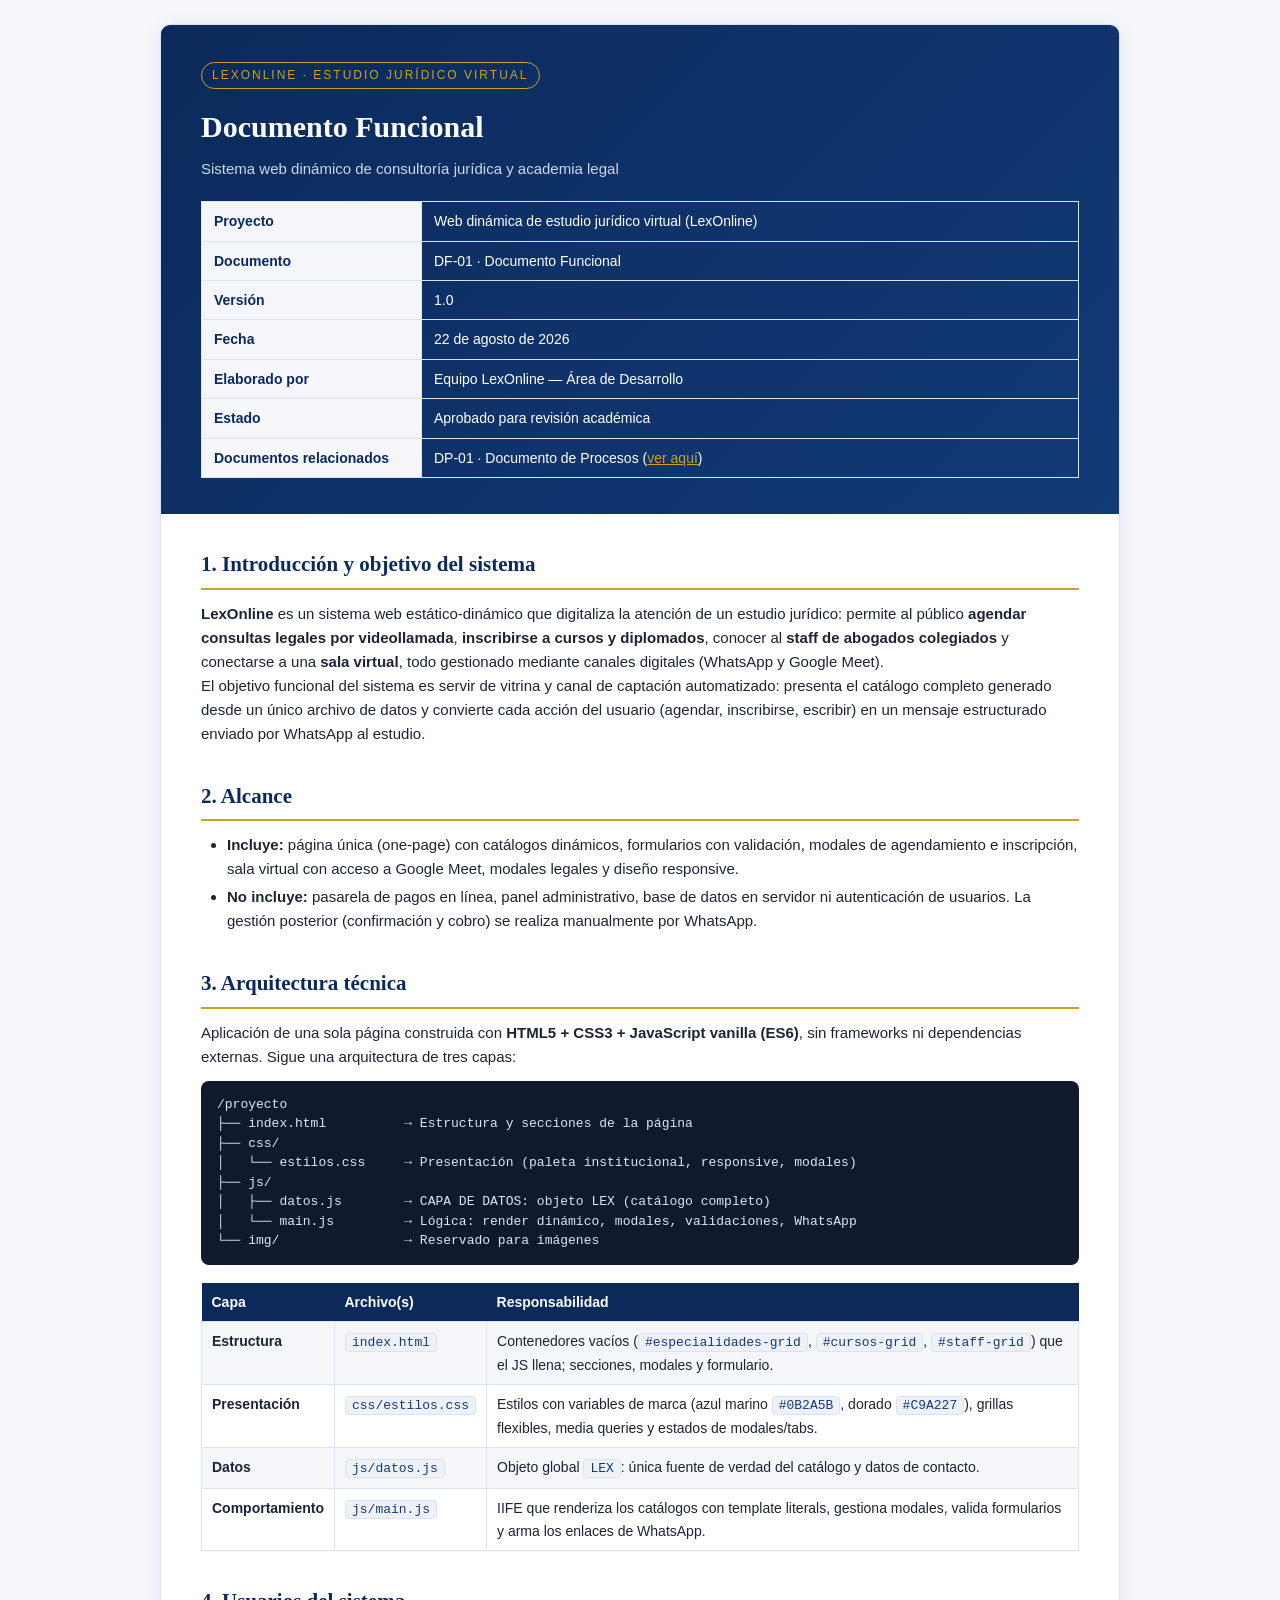
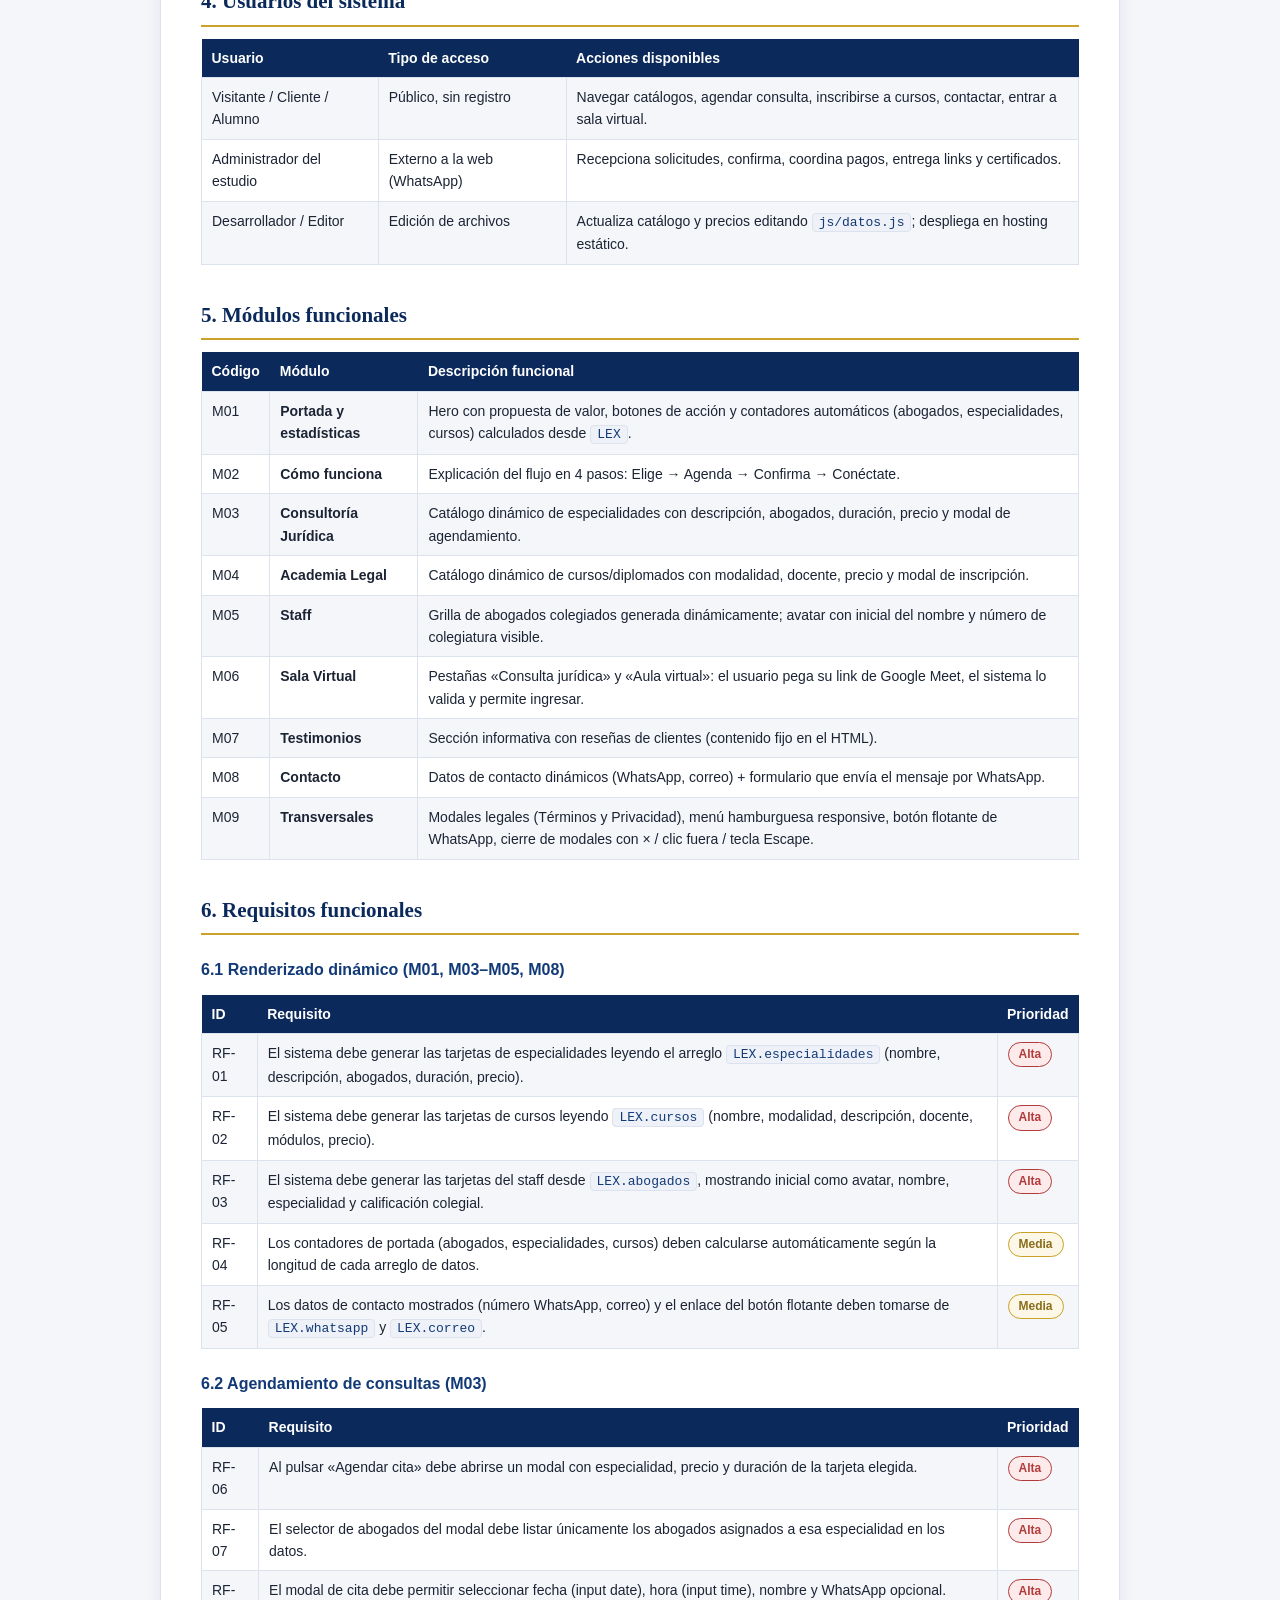
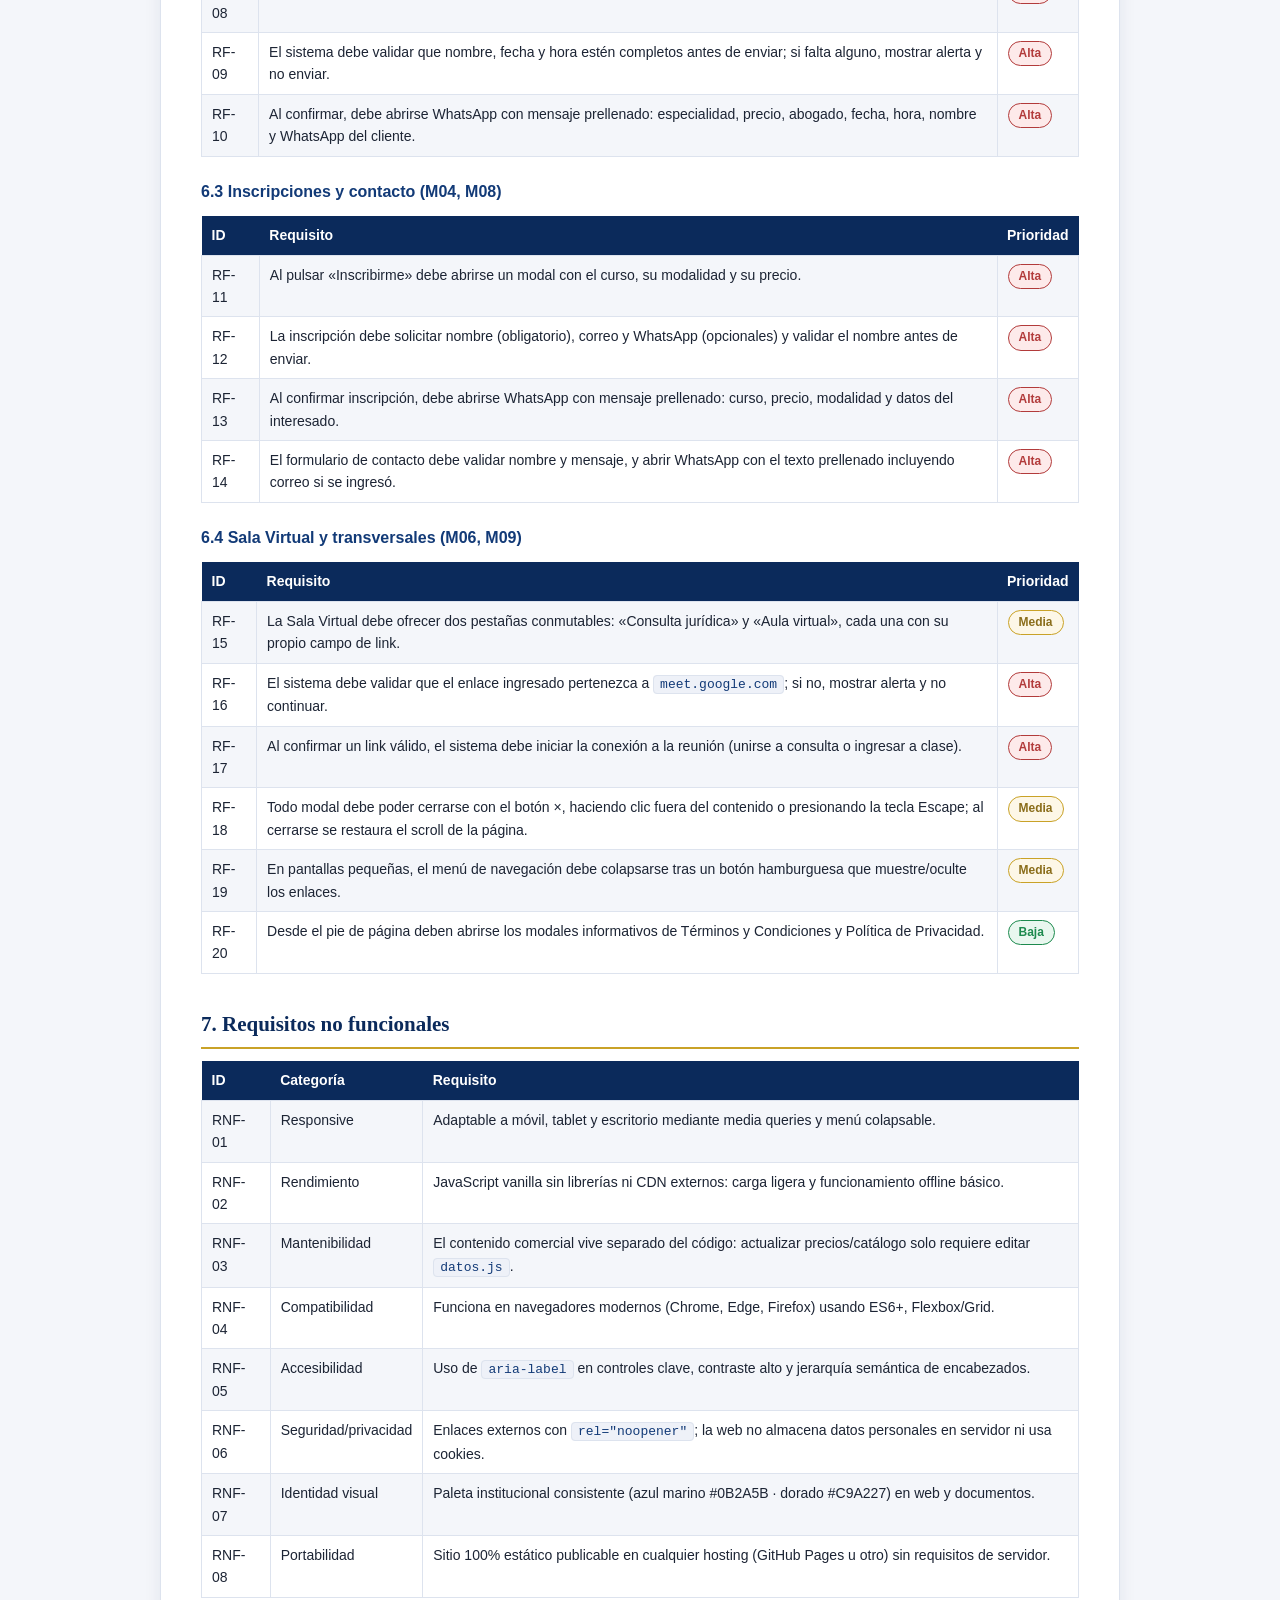
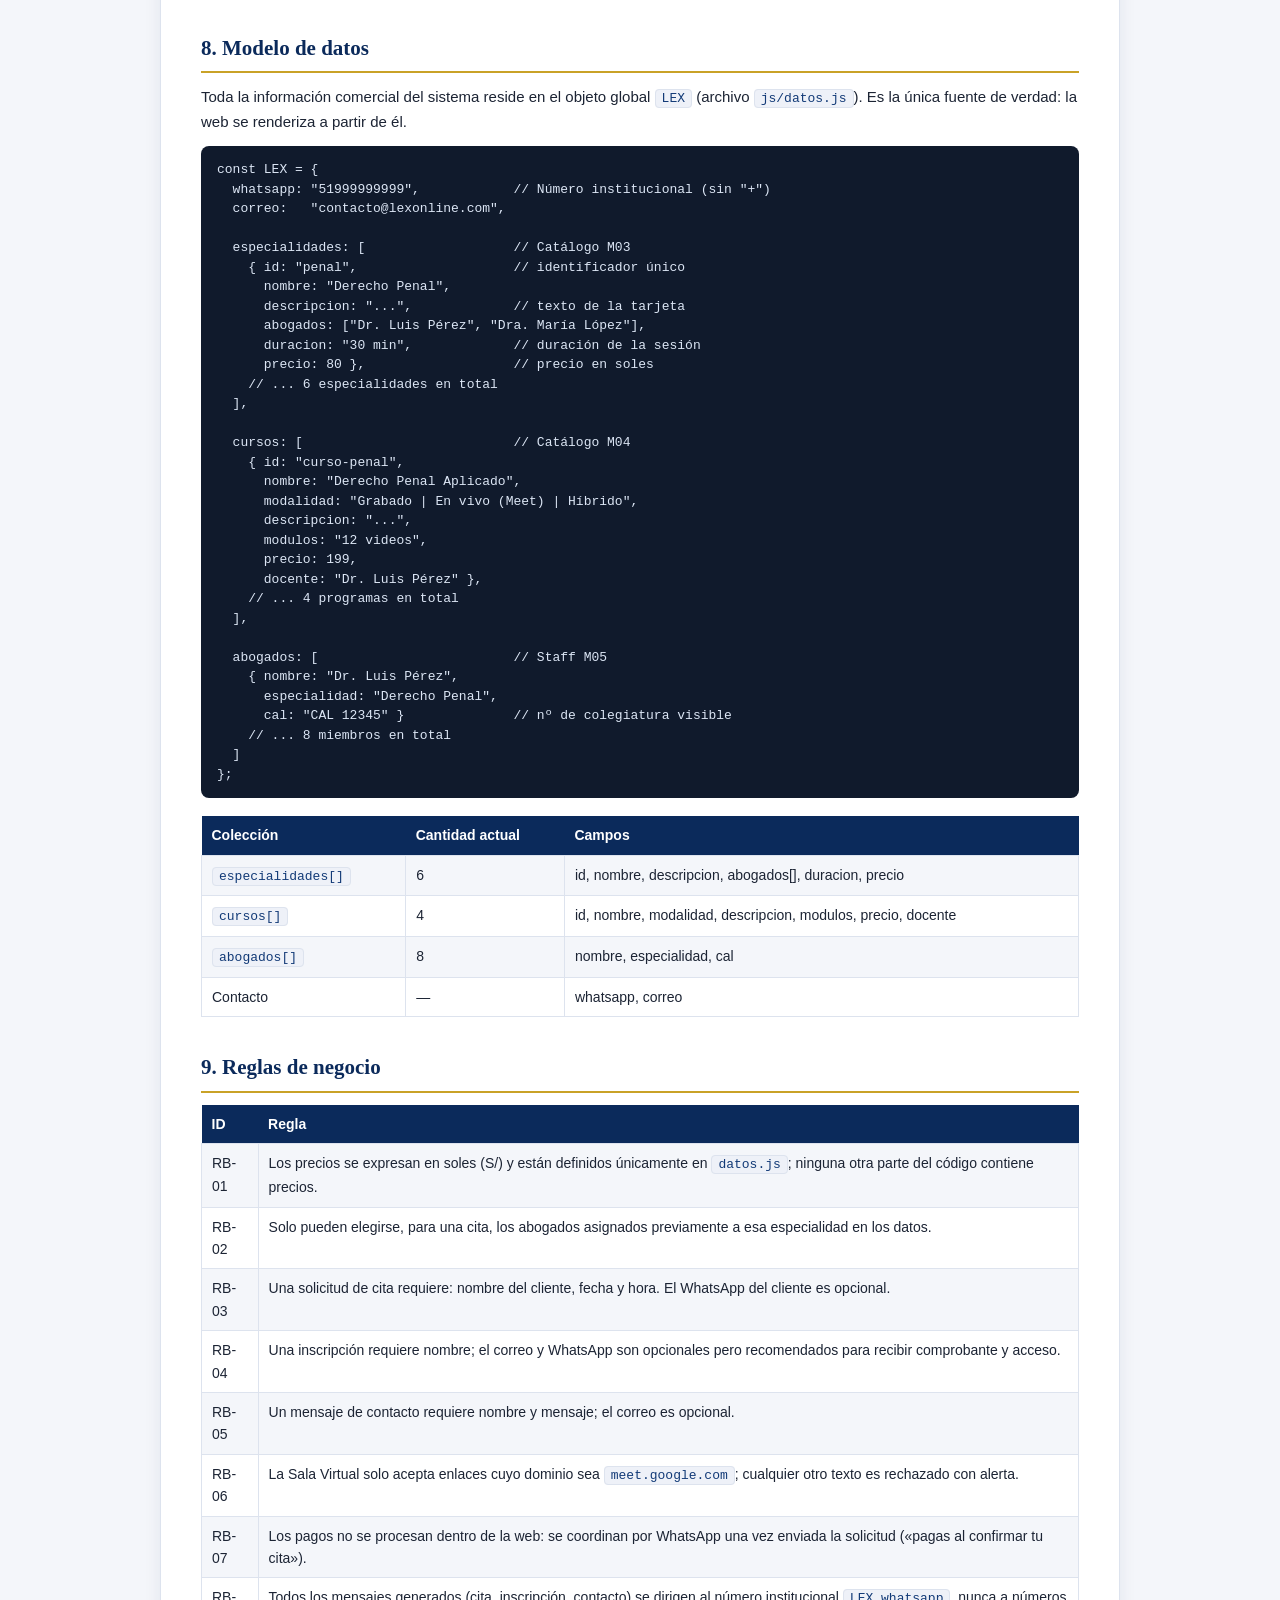
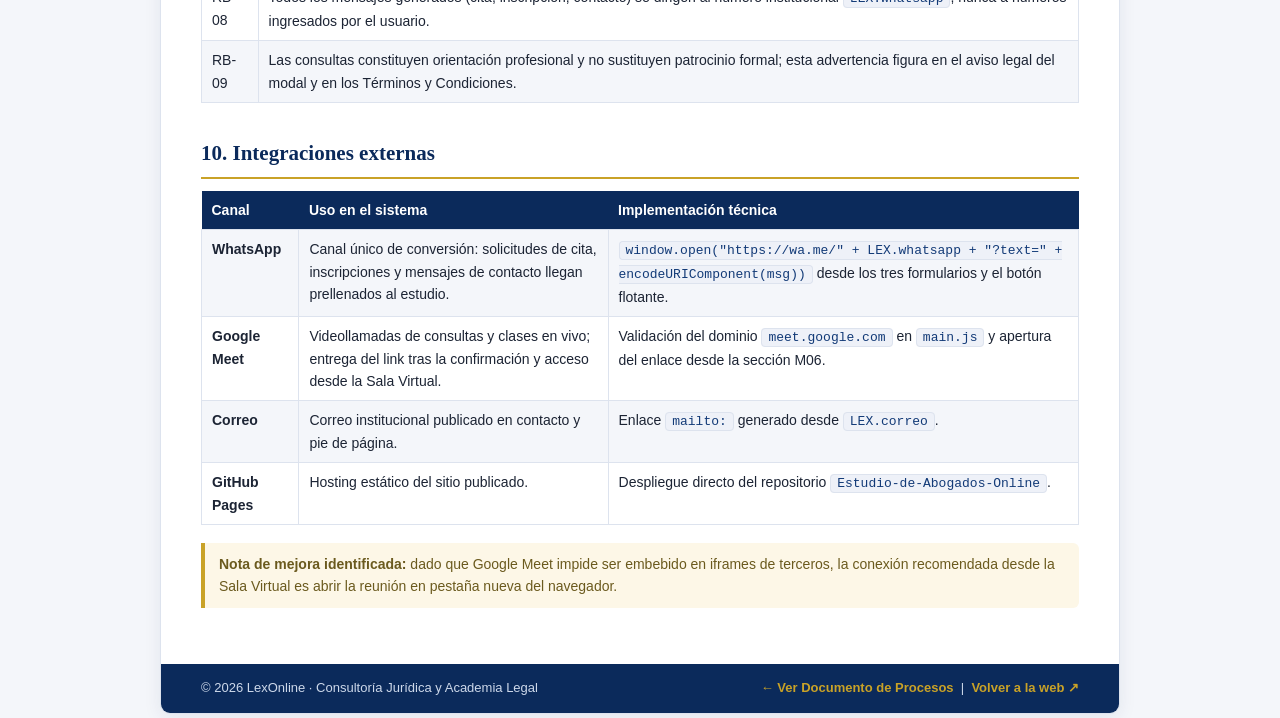
<file: docs/maketas/documento-funcional.html>
<!DOCTYPE html>
<html lang="es">
<head>
  <meta charset="UTF-8">
  <meta name="viewport" content="width=device-width, initial-scale=1.0">
  <title>LexOnline — Documento Funcional</title>
  <meta name="description" content="Documento funcional del sistema web LexOnline: arquitectura, módulos, requisitos funcionales y no funcionales, modelo de datos, reglas de negocio e integraciones.">
  <link rel="stylesheet" href="estilos-docs.css">
  <link rel="icon" href="data:image/svg+xml,%3Csvg xmlns='http://www.w3.org/2000/svg' viewBox='0 0 48 48'%3E%3Ccircle cx='24' cy='24' r='24' fill='%230B2A5B'/%3E%3Ctext x='24' y='32' font-size='22' text-anchor='middle' fill='%23C9A227' font-family='Georgia'%3E%E2%9A%96%3C/text%3E%3C/svg%3E">
</head>
<body>
<div class="doc">

  <!-- ================= PORTADA ================= -->
  <header class="portada">
    <span class="sello">LexOnline · Estudio Jurídico Virtual</span>
    <h1>Documento Funcional</h1>
    <p>Sistema web dinámico de consultoría jurídica y academia legal</p>

    <table class="meta-doc">
      <tr><td>Proyecto</td><td>Web dinámica de estudio jurídico virtual (LexOnline)</td></tr>
      <tr><td>Documento</td><td>DF-01 · Documento Funcional</td></tr>
      <tr><td>Versión</td><td>1.0</td></tr>
      <tr><td>Fecha</td><td>22 de agosto de 2026</td></tr>
      <tr><td>Elaborado por</td><td>Equipo LexOnline — Área de Desarrollo</td></tr>
      <tr><td>Estado</td><td>Aprobado para revisión académica</td></tr>
      <tr><td>Documentos relacionados</td><td>DP-01 · Documento de Procesos (<a href="documento-procesos.html" style="color:#C9A227;">ver aquí</a>)</td></tr>
    </table>
  </header>

  <main class="contenido">

    <!-- ================= 1. INTRODUCCIÓN ================= -->
    <h2 id="introduccion">1. Introducción y objetivo del sistema</h2>
    <p><strong>LexOnline</strong> es un sistema web estático-dinámico que digitaliza la atención de un estudio jurídico: permite al público <strong>agendar consultas legales por videollamada</strong>, <strong>inscribirse a cursos y diplomados</strong>, conocer al <strong>staff de abogados colegiados</strong> y conectarse a una <strong>sala virtual</strong>, todo gestionado mediante canales digitales (WhatsApp y Google Meet).</p>
    <p>El objetivo funcional del sistema es servir de vitrina y canal de captación automatizado: presenta el catálogo completo generado desde un único archivo de datos y convierte cada acción del usuario (agendar, inscribirse, escribir) en un mensaje estructurado enviado por WhatsApp al estudio.</p>

    <!-- ================= 2. ALCANCE ================= -->
    <h2 id="alcance">2. Alcance</h2>
    <ul>
      <li><strong>Incluye:</strong> página única (one-page) con catálogos dinámicos, formularios con validación, modales de agendamiento e inscripción, sala virtual con acceso a Google Meet, modales legales y diseño responsive.</li>
      <li><strong>No incluye:</strong> pasarela de pagos en línea, panel administrativo, base de datos en servidor ni autenticación de usuarios. La gestión posterior (confirmación y cobro) se realiza manualmente por WhatsApp.</li>
    </ul>

    <!-- ================= 3. ARQUITECTURA ================= -->
    <h2 id="arquitectura">3. Arquitectura técnica</h2>
    <p>Aplicación de una sola página construida con <strong>HTML5 + CSS3 + JavaScript vanilla (ES6)</strong>, sin frameworks ni dependencias externas. Sigue una arquitectura de tres capas:</p>

    <pre>/proyecto
├── index.html          → Estructura y secciones de la página
├── css/
│   └── estilos.css     → Presentación (paleta institucional, responsive, modales)
├── js/
│   ├── datos.js        → CAPA DE DATOS: objeto LEX (catálogo completo)
│   └── main.js         → Lógica: render dinámico, modales, validaciones, WhatsApp
└── img/                → Reservado para imágenes</pre>

    <table class="tabla">
      <tr><th>Capa</th><th>Archivo(s)</th><th>Responsabilidad</th></tr>
      <tr><td><strong>Estructura</strong></td><td><code class="inline">index.html</code></td><td>Contenedores vacíos (<code class="inline">#especialidades-grid</code>, <code class="inline">#cursos-grid</code>, <code class="inline">#staff-grid</code>) que el JS llena; secciones, modales y formulario.</td></tr>
      <tr><td><strong>Presentación</strong></td><td><code class="inline">css/estilos.css</code></td><td>Estilos con variables de marca (azul marino <code class="inline">#0B2A5B</code>, dorado <code class="inline">#C9A227</code>), grillas flexibles, media queries y estados de modales/tabs.</td></tr>
      <tr><td><strong>Datos</strong></td><td><code class="inline">js/datos.js</code></td><td>Objeto global <code class="inline">LEX</code>: única fuente de verdad del catálogo y datos de contacto.</td></tr>
      <tr><td><strong>Comportamiento</strong></td><td><code class="inline">js/main.js</code></td><td>IIFE que renderiza los catálogos con template literals, gestiona modales, valida formularios y arma los enlaces de WhatsApp.</td></tr>
    </table>

    <!-- ================= 4. USUARIOS ================= -->
    <h2 id="usuarios">4. Usuarios del sistema</h2>
    <table class="tabla">
      <tr><th>Usuario</th><th>Tipo de acceso</th><th>Acciones disponibles</th></tr>
      <tr><td>Visitante / Cliente / Alumno</td><td>Público, sin registro</td><td>Navegar catálogos, agendar consulta, inscribirse a cursos, contactar, entrar a sala virtual.</td></tr>
      <tr><td>Administrador del estudio</td><td>Externo a la web (WhatsApp)</td><td>Recepciona solicitudes, confirma, coordina pagos, entrega links y certificados.</td></tr>
      <tr><td>Desarrollador / Editor</td><td>Edición de archivos</td><td>Actualiza catálogo y precios editando <code class="inline">js/datos.js</code>; despliega en hosting estático.</td></tr>
    </table>

    <!-- ================= 5. MÓDULOS ================= -->
    <h2 id="modulos">5. Módulos funcionales</h2>
    <table class="tabla">
      <tr><th>Código</th><th>Módulo</th><th>Descripción funcional</th></tr>
      <tr><td>M01</td><td><strong>Portada y estadísticas</strong></td><td>Hero con propuesta de valor, botones de acción y contadores automáticos (abogados, especialidades, cursos) calculados desde <code class="inline">LEX</code>.</td></tr>
      <tr><td>M02</td><td><strong>Cómo funciona</strong></td><td>Explicación del flujo en 4 pasos: Elige → Agenda → Confirma → Conéctate.</td></tr>
      <tr><td>M03</td><td><strong>Consultoría Jurídica</strong></td><td>Catálogo dinámico de especialidades con descripción, abogados, duración, precio y modal de agendamiento.</td></tr>
      <tr><td>M04</td><td><strong>Academia Legal</strong></td><td>Catálogo dinámico de cursos/diplomados con modalidad, docente, precio y modal de inscripción.</td></tr>
      <tr><td>M05</td><td><strong>Staff</strong></td><td>Grilla de abogados colegiados generada dinámicamente; avatar con inicial del nombre y número de colegiatura visible.</td></tr>
      <tr><td>M06</td><td><strong>Sala Virtual</strong></td><td>Pestañas «Consulta jurídica» y «Aula virtual»: el usuario pega su link de Google Meet, el sistema lo valida y permite ingresar.</td></tr>
      <tr><td>M07</td><td><strong>Testimonios</strong></td><td>Sección informativa con reseñas de clientes (contenido fijo en el HTML).</td></tr>
      <tr><td>M08</td><td><strong>Contacto</strong></td><td>Datos de contacto dinámicos (WhatsApp, correo) + formulario que envía el mensaje por WhatsApp.</td></tr>
      <tr><td>M09</td><td><strong>Transversales</strong></td><td>Modales legales (Términos y Privacidad), menú hamburguesa responsive, botón flotante de WhatsApp, cierre de modales con × / clic fuera / tecla Escape.</td></tr>
    </table>

    <!-- ================= 6. REQUISITOS FUNCIONALES ================= -->
    <h2 id="rf">6. Requisitos funcionales</h2>

    <h3>6.1 Renderizado dinámico (M01, M03–M05, M08)</h3>
    <table class="tabla">
      <tr><th>ID</th><th>Requisito</th><th>Prioridad</th></tr>
      <tr><td>RF-01</td><td>El sistema debe generar las tarjetas de especialidades leyendo el arreglo <code class="inline">LEX.especialidades</code> (nombre, descripción, abogados, duración, precio).</td><td><span class="badge badge-alta">Alta</span></td></tr>
      <tr><td>RF-02</td><td>El sistema debe generar las tarjetas de cursos leyendo <code class="inline">LEX.cursos</code> (nombre, modalidad, descripción, docente, módulos, precio).</td><td><span class="badge badge-alta">Alta</span></td></tr>
      <tr><td>RF-03</td><td>El sistema debe generar las tarjetas del staff desde <code class="inline">LEX.abogados</code>, mostrando inicial como avatar, nombre, especialidad y calificación colegial.</td><td><span class="badge badge-alta">Alta</span></td></tr>
      <tr><td>RF-04</td><td>Los contadores de portada (abogados, especialidades, cursos) deben calcularse automáticamente según la longitud de cada arreglo de datos.</td><td><span class="badge badge-media">Media</span></td></tr>
      <tr><td>RF-05</td><td>Los datos de contacto mostrados (número WhatsApp, correo) y el enlace del botón flotante deben tomarse de <code class="inline">LEX.whatsapp</code> y <code class="inline">LEX.correo</code>.</td><td><span class="badge badge-media">Media</span></td></tr>
    </table>

    <h3>6.2 Agendamiento de consultas (M03)</h3>
    <table class="tabla">
      <tr><th>ID</th><th>Requisito</th><th>Prioridad</th></tr>
      <tr><td>RF-06</td><td>Al pulsar «Agendar cita» debe abrirse un modal con especialidad, precio y duración de la tarjeta elegida.</td><td><span class="badge badge-alta">Alta</span></td></tr>
      <tr><td>RF-07</td><td>El selector de abogados del modal debe listar únicamente los abogados asignados a esa especialidad en los datos.</td><td><span class="badge badge-alta">Alta</span></td></tr>
      <tr><td>RF-08</td><td>El modal de cita debe permitir seleccionar fecha (input date), hora (input time), nombre y WhatsApp opcional.</td><td><span class="badge badge-alta">Alta</span></td></tr>
      <tr><td>RF-09</td><td>El sistema debe validar que nombre, fecha y hora estén completos antes de enviar; si falta alguno, mostrar alerta y no enviar.</td><td><span class="badge badge-alta">Alta</span></td></tr>
      <tr><td>RF-10</td><td>Al confirmar, debe abrirse WhatsApp con mensaje prellenado: especialidad, precio, abogado, fecha, hora, nombre y WhatsApp del cliente.</td><td><span class="badge badge-alta">Alta</span></td></tr>
    </table>

    <h3>6.3 Inscripciones y contacto (M04, M08)</h3>
    <table class="tabla">
      <tr><th>ID</th><th>Requisito</th><th>Prioridad</th></tr>
      <tr><td>RF-11</td><td>Al pulsar «Inscribirme» debe abrirse un modal con el curso, su modalidad y su precio.</td><td><span class="badge badge-alta">Alta</span></td></tr>
      <tr><td>RF-12</td><td>La inscripción debe solicitar nombre (obligatorio), correo y WhatsApp (opcionales) y validar el nombre antes de enviar.</td><td><span class="badge badge-alta">Alta</span></td></tr>
      <tr><td>RF-13</td><td>Al confirmar inscripción, debe abrirse WhatsApp con mensaje prellenado: curso, precio, modalidad y datos del interesado.</td><td><span class="badge badge-alta">Alta</span></td></tr>
      <tr><td>RF-14</td><td>El formulario de contacto debe validar nombre y mensaje, y abrir WhatsApp con el texto prellenado incluyendo correo si se ingresó.</td><td><span class="badge badge-alta">Alta</span></td></tr>
    </table>

    <h3>6.4 Sala Virtual y transversales (M06, M09)</h3>
    <table class="tabla">
      <tr><th>ID</th><th>Requisito</th><th>Prioridad</th></tr>
      <tr><td>RF-15</td><td>La Sala Virtual debe ofrecer dos pestañas conmutables: «Consulta jurídica» y «Aula virtual», cada una con su propio campo de link.</td><td><span class="badge badge-media">Media</span></td></tr>
      <tr><td>RF-16</td><td>El sistema debe validar que el enlace ingresado pertenezca a <code class="inline">meet.google.com</code>; si no, mostrar alerta y no continuar.</td><td><span class="badge badge-alta">Alta</span></td></tr>
      <tr><td>RF-17</td><td>Al confirmar un link válido, el sistema debe iniciar la conexión a la reunión (unirse a consulta o ingresar a clase).</td><td><span class="badge badge-alta">Alta</span></td></tr>
      <tr><td>RF-18</td><td>Todo modal debe poder cerrarse con el botón ×, haciendo clic fuera del contenido o presionando la tecla Escape; al cerrarse se restaura el scroll de la página.</td><td><span class="badge badge-media">Media</span></td></tr>
      <tr><td>RF-19</td><td>En pantallas pequeñas, el menú de navegación debe colapsarse tras un botón hamburguesa que muestre/oculte los enlaces.</td><td><span class="badge badge-media">Media</span></td></tr>
      <tr><td>RF-20</td><td>Desde el pie de página deben abrirse los modales informativos de Términos y Condiciones y Política de Privacidad.</td><td><span class="badge badge-baja">Baja</span></td></tr>
    </table>

    <!-- ================= 7. REQUISITOS NO FUNCIONALES ================= -->
    <h2 id="rnf">7. Requisitos no funcionales</h2>
    <table class="tabla">
      <tr><th>ID</th><th>Categoría</th><th>Requisito</th></tr>
      <tr><td>RNF-01</td><td>Responsive</td><td>Adaptable a móvil, tablet y escritorio mediante media queries y menú colapsable.</td></tr>
      <tr><td>RNF-02</td><td>Rendimiento</td><td>JavaScript vanilla sin librerías ni CDN externos: carga ligera y funcionamiento offline básico.</td></tr>
      <tr><td>RNF-03</td><td>Mantenibilidad</td><td>El contenido comercial vive separado del código: actualizar precios/catálogo solo requiere editar <code class="inline">datos.js</code>.</td></tr>
      <tr><td>RNF-04</td><td>Compatibilidad</td><td>Funciona en navegadores modernos (Chrome, Edge, Firefox) usando ES6+, Flexbox/Grid.</td></tr>
      <tr><td>RNF-05</td><td>Accesibilidad</td><td>Uso de <code class="inline">aria-label</code> en controles clave, contraste alto y jerarquía semántica de encabezados.</td></tr>
      <tr><td>RNF-06</td><td>Seguridad/privacidad</td><td>Enlaces externos con <code class="inline">rel="noopener"</code>; la web no almacena datos personales en servidor ni usa cookies.</td></tr>
      <tr><td>RNF-07</td><td>Identidad visual</td><td>Paleta institucional consistente (azul marino #0B2A5B · dorado #C9A227) en web y documentos.</td></tr>
      <tr><td>RNF-08</td><td>Portabilidad</td><td>Sitio 100% estático publicable en cualquier hosting (GitHub Pages u otro) sin requisitos de servidor.</td></tr>
    </table>

    <!-- ================= 8. MODELO DE DATOS ================= -->
    <h2 id="datos">8. Modelo de datos</h2>
    <p>Toda la información comercial del sistema reside en el objeto global <code class="inline">LEX</code> (archivo <code class="inline">js/datos.js</code>). Es la única fuente de verdad: la web se renderiza a partir de él.</p>

<pre>const LEX = {
  whatsapp: "51999999999",            // Número institucional (sin "+")
  correo:   "contacto@lexonline.com",

  especialidades: [                   // Catálogo M03
    { id: "penal",                    // identificador único
      nombre: "Derecho Penal",
      descripcion: "...",             // texto de la tarjeta
      abogados: ["Dr. Luis Pérez", "Dra. María López"],
      duracion: "30 min",             // duración de la sesión
      precio: 80 },                   // precio en soles
    // ... 6 especialidades en total
  ],

  cursos: [                           // Catálogo M04
    { id: "curso-penal",
      nombre: "Derecho Penal Aplicado",
      modalidad: "Grabado | En vivo (Meet) | Híbrido",
      descripcion: "...",
      modulos: "12 videos",
      precio: 199,
      docente: "Dr. Luis Pérez" },
    // ... 4 programas en total
  ],

  abogados: [                         // Staff M05
    { nombre: "Dr. Luis Pérez",
      especialidad: "Derecho Penal",
      cal: "CAL 12345" }              // nº de colegiatura visible
    // ... 8 miembros en total
  ]
};</pre>

    <table class="tabla">
      <tr><th>Colección</th><th>Cantidad actual</th><th>Campos</th></tr>
      <tr><td><code class="inline">especialidades[]</code></td><td>6</td><td>id, nombre, descripcion, abogados[], duracion, precio</td></tr>
      <tr><td><code class="inline">cursos[]</code></td><td>4</td><td>id, nombre, modalidad, descripcion, modulos, precio, docente</td></tr>
      <tr><td><code class="inline">abogados[]</code></td><td>8</td><td>nombre, especialidad, cal</td></tr>
      <tr><td>Contacto</td><td>—</td><td>whatsapp, correo</td></tr>
    </table>

    <!-- ================= 9. REGLAS DE NEGOCIO ================= -->
    <h2 id="reglas">9. Reglas de negocio</h2>
    <table class="tabla">
      <tr><th>ID</th><th>Regla</th></tr>
      <tr><td>RB-01</td><td>Los precios se expresan en soles (S/) y están definidos únicamente en <code class="inline">datos.js</code>; ninguna otra parte del código contiene precios.</td></tr>
      <tr><td>RB-02</td><td>Solo pueden elegirse, para una cita, los abogados asignados previamente a esa especialidad en los datos.</td></tr>
      <tr><td>RB-03</td><td>Una solicitud de cita requiere: nombre del cliente, fecha y hora. El WhatsApp del cliente es opcional.</td></tr>
      <tr><td>RB-04</td><td>Una inscripción requiere nombre; el correo y WhatsApp son opcionales pero recomendados para recibir comprobante y acceso.</td></tr>
      <tr><td>RB-05</td><td>Un mensaje de contacto requiere nombre y mensaje; el correo es opcional.</td></tr>
      <tr><td>RB-06</td><td>La Sala Virtual solo acepta enlaces cuyo dominio sea <code class="inline">meet.google.com</code>; cualquier otro texto es rechazado con alerta.</td></tr>
      <tr><td>RB-07</td><td>Los pagos no se procesan dentro de la web: se coordinan por WhatsApp una vez enviada la solicitud («pagas al confirmar tu cita»).</td></tr>
      <tr><td>RB-08</td><td>Todos los mensajes generados (cita, inscripción, contacto) se dirigen al número institucional <code class="inline">LEX.whatsapp</code>, nunca a números ingresados por el usuario.</td></tr>
      <tr><td>RB-09</td><td>Las consultas constituyen orientación profesional y no sustituyen patrocinio formal; esta advertencia figura en el aviso legal del modal y en los Términos y Condiciones.</td></tr>
    </table>

    <!-- ================= 10. INTEGRACIONES ================= -->
    <h2 id="integraciones">10. Integraciones externas</h2>
    <table class="tabla">
      <tr><th>Canal</th><th>Uso en el sistema</th><th>Implementación técnica</th></tr>
      <tr><td><strong>WhatsApp</strong></td><td>Canal único de conversión: solicitudes de cita, inscripciones y mensajes de contacto llegan prellenados al estudio.</td><td><code class="inline">window.open("https://wa.me/" + LEX.whatsapp + "?text=" + encodeURIComponent(msg))</code> desde los tres formularios y el botón flotante.</td></tr>
      <tr><td><strong>Google Meet</strong></td><td>Videollamadas de consultas y clases en vivo; entrega del link tras la confirmación y acceso desde la Sala Virtual.</td><td>Validación del dominio <code class="inline">meet.google.com</code> en <code class="inline">main.js</code> y apertura del enlace desde la sección M06.</td></tr>
      <tr><td><strong>Correo</strong></td><td>Correo institucional publicado en contacto y pie de página.</td><td>Enlace <code class="inline">mailto:</code> generado desde <code class="inline">LEX.correo</code>.</td></tr>
      <tr><td><strong>GitHub Pages</strong></td><td>Hosting estático del sitio publicado.</td><td>Despliegue directo del repositorio <code class="inline">Estudio-de-Abogados-Online</code>.</td></tr>
    </table>

    <div class="nota"><strong>Nota de mejora identificada:</strong> dado que Google Meet impide ser embebido en iframes de terceros, la conexión recomendada desde la Sala Virtual es abrir la reunión en pestaña nueva del navegador.</div>

  </main>

  <footer class="doc-pie">
    <span>© 2026 LexOnline · Consultoría Jurídica y Academia Legal</span>
    <span>
      <a href="documento-procesos.html">← Ver Documento de Procesos</a> &nbsp;|&nbsp;
      <a href="https://jdiazp67.github.io/Estudio-de-Abogados-Online/" target="_blank" rel="noopener">Volver a la web ↗</a>
    </span>
  </footer>

</div>
</body>
</html>
</file>
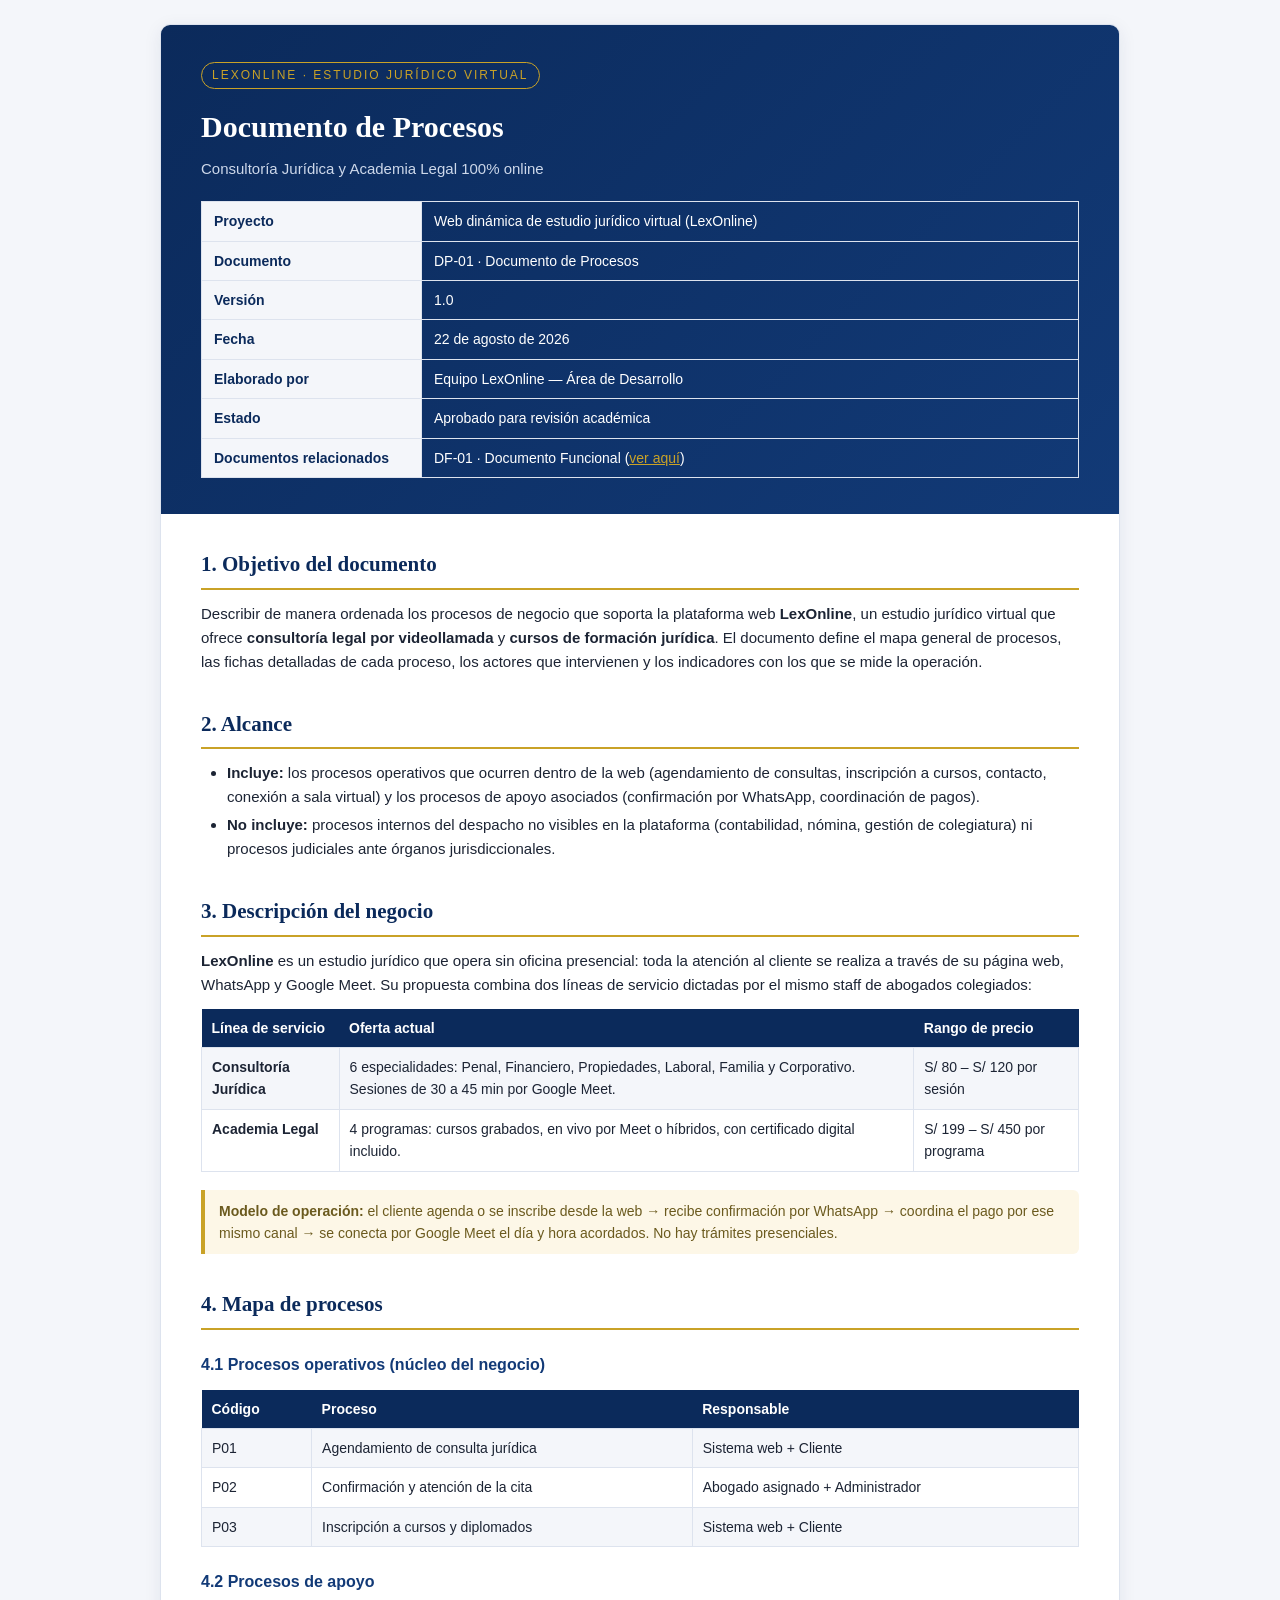
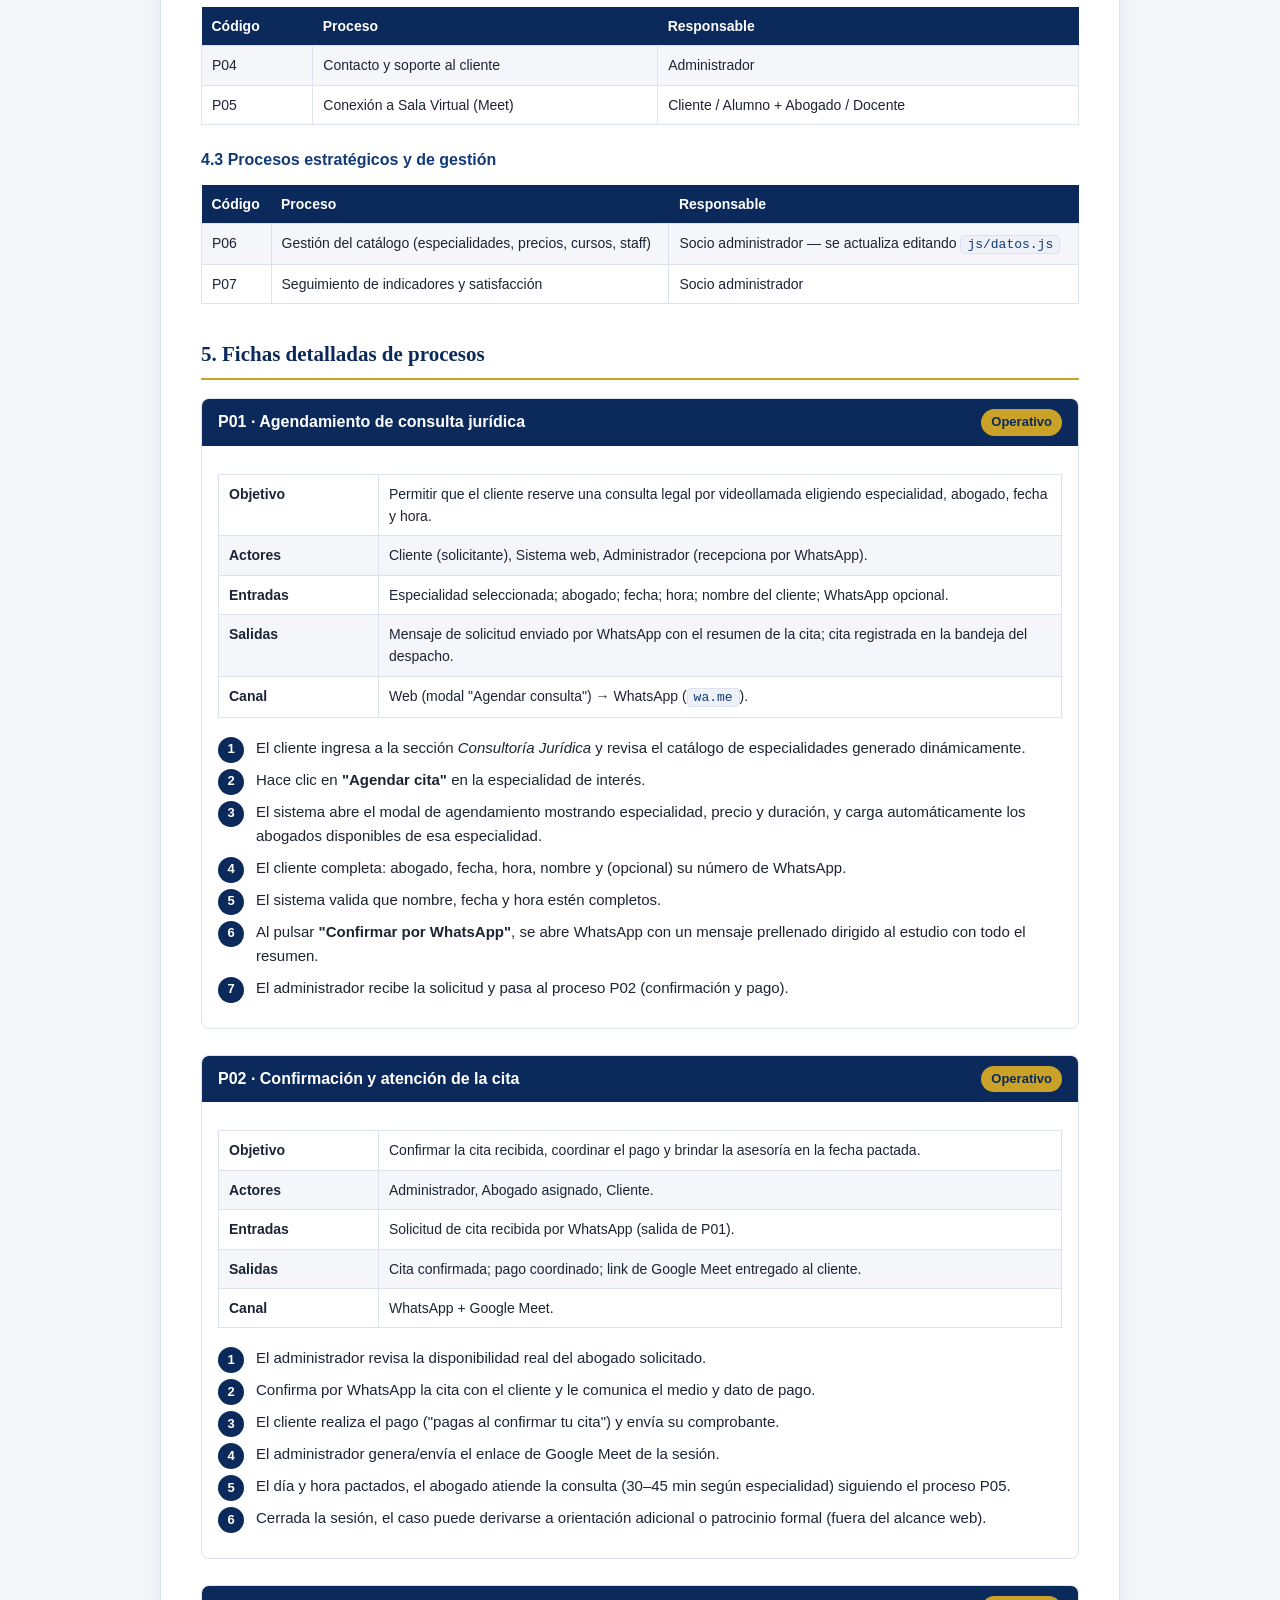
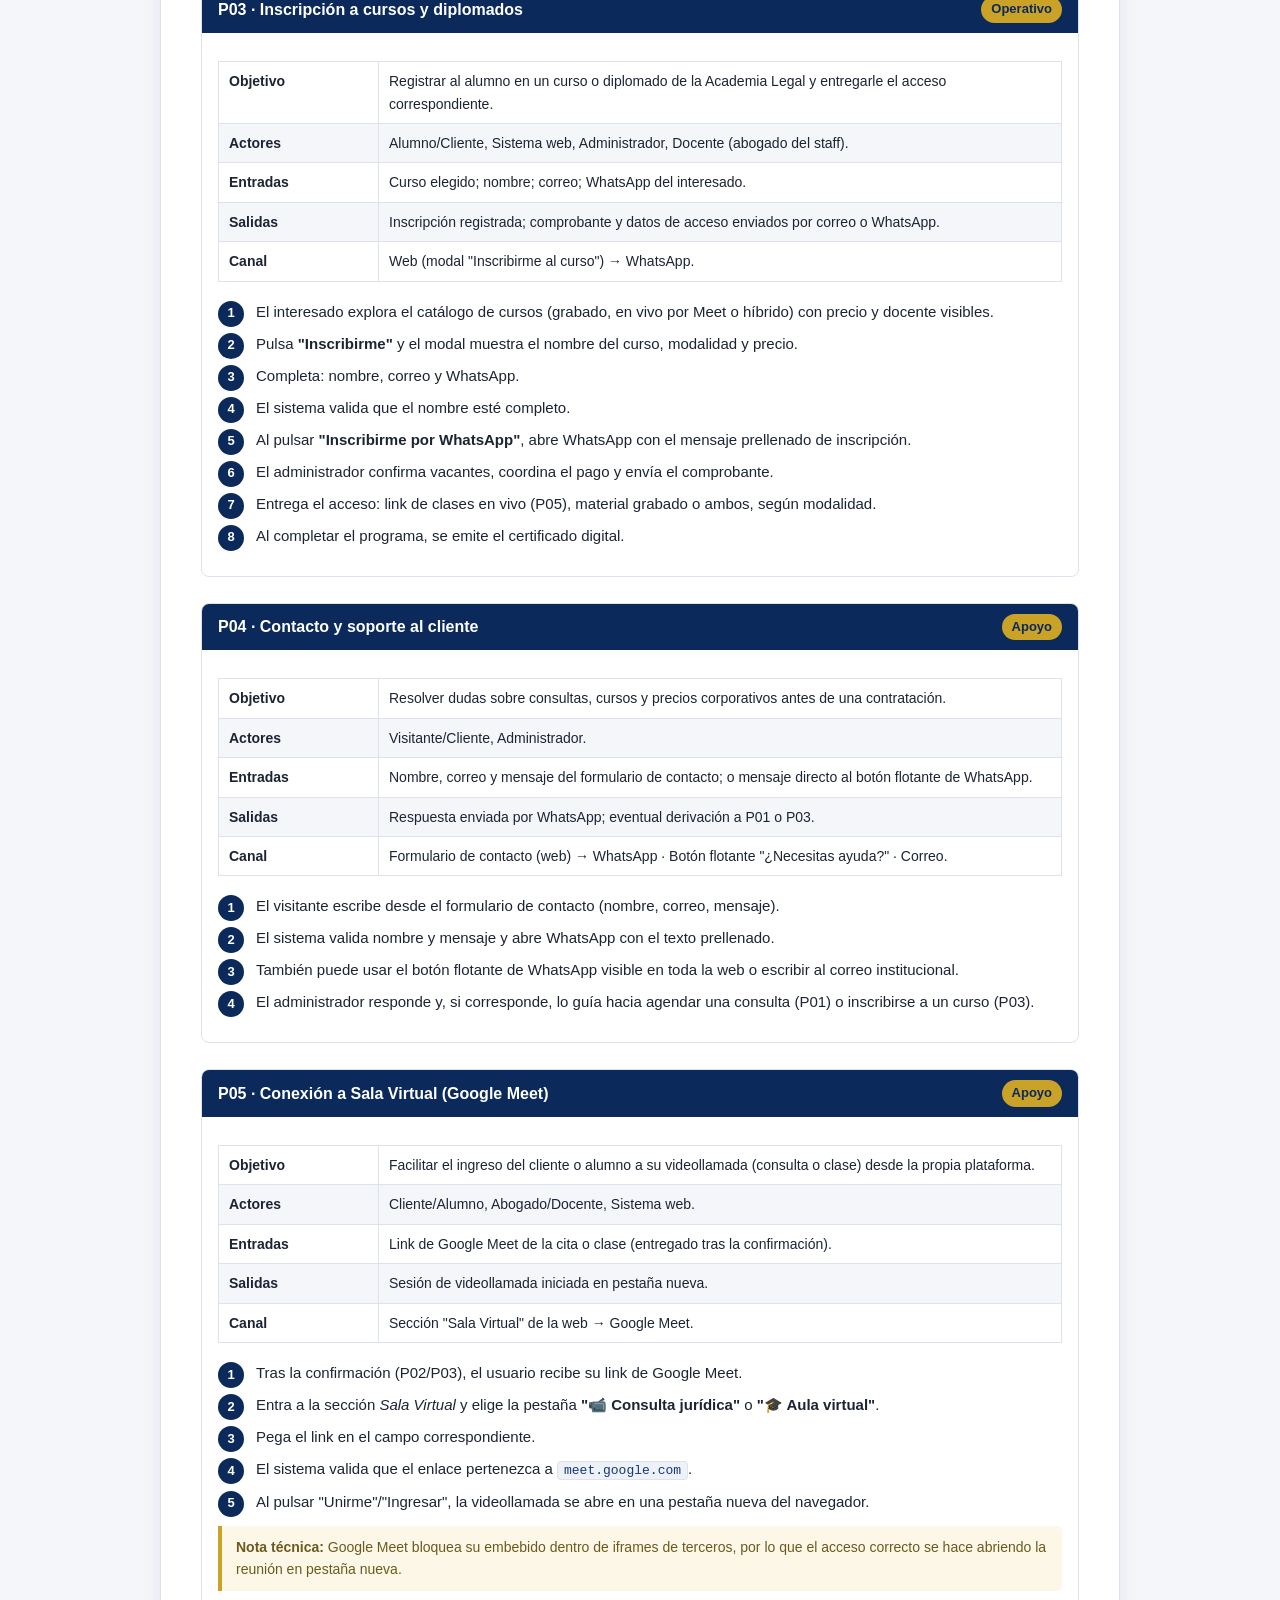
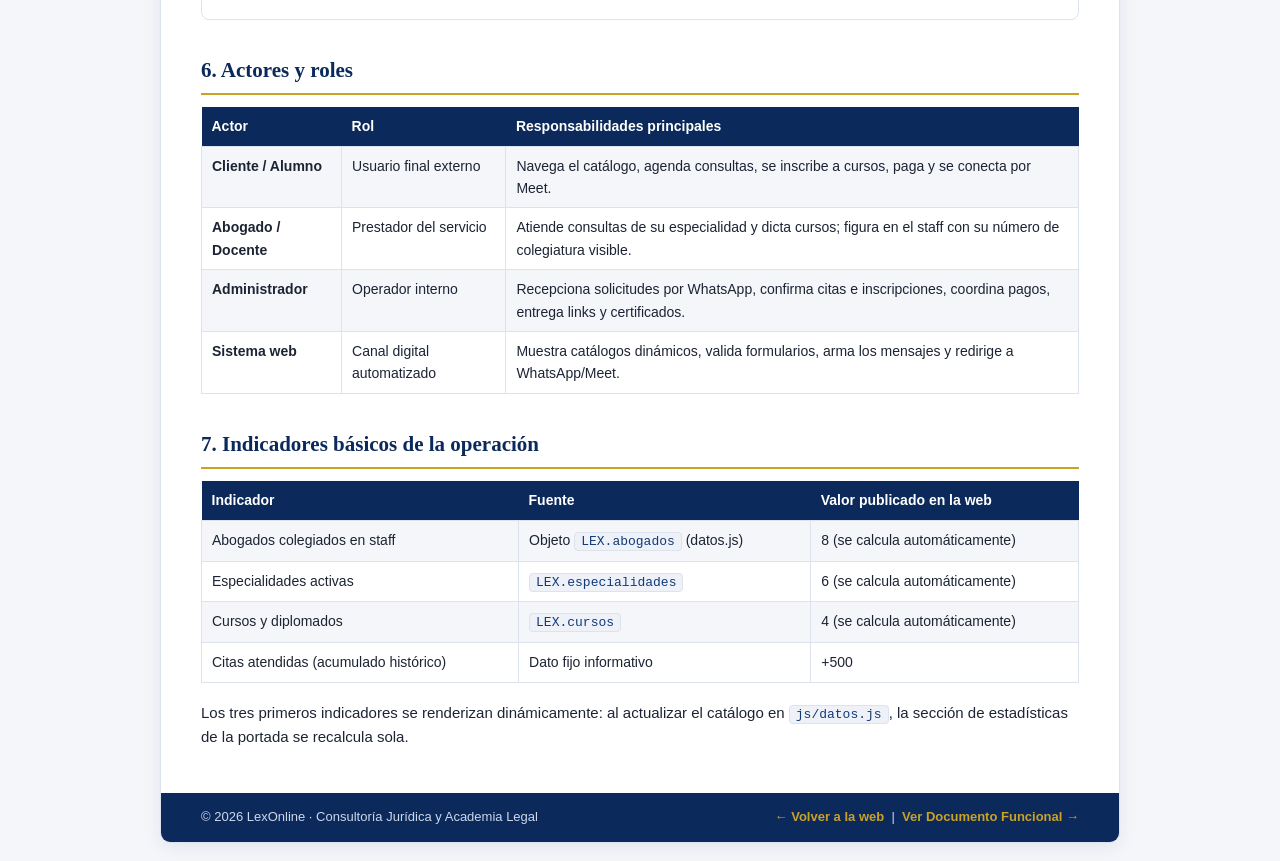
<file: docs/maketas/documento-procesos.html>
<!DOCTYPE html>
<html lang="es">
<head>
  <meta charset="UTF-8">
  <meta name="viewport" content="width=device-width, initial-scale=1.0">
  <title>LexOnline — Documento de Procesos</title>
  <meta name="description" content="Documento de procesos del estudio jurídico virtual LexOnline: mapa de procesos, fichas de proceso, actores e indicadores.">
  <link rel="stylesheet" href="estilos-docs.css">
  <link rel="icon" href="data:image/svg+xml,%3Csvg xmlns='http://www.w3.org/2000/svg' viewBox='0 0 48 48'%3E%3Ccircle cx='24' cy='24' r='24' fill='%230B2A5B'/%3E%3Ctext x='24' y='32' font-size='22' text-anchor='middle' fill='%23C9A227' font-family='Georgia'%3E%E2%9A%96%3C/text%3E%3C/svg%3E">
</head>
<body>
<div class="doc">

  <!-- ================= PORTADA ================= -->
  <header class="portada">
    <span class="sello">LexOnline · Estudio Jurídico Virtual</span>
    <h1>Documento de Procesos</h1>
    <p>Consultoría Jurídica y Academia Legal 100% online</p>

    <table class="meta-doc">
      <tr><td>Proyecto</td><td>Web dinámica de estudio jurídico virtual (LexOnline)</td></tr>
      <tr><td>Documento</td><td>DP-01 · Documento de Procesos</td></tr>
      <tr><td>Versión</td><td>1.0</td></tr>
      <tr><td>Fecha</td><td>22 de agosto de 2026</td></tr>
      <tr><td>Elaborado por</td><td>Equipo LexOnline — Área de Desarrollo</td></tr>
      <tr><td>Estado</td><td>Aprobado para revisión académica</td></tr>
      <tr><td>Documentos relacionados</td><td>DF-01 · Documento Funcional (<a href="documento-funcional.html" style="color:#C9A227;">ver aquí</a>)</td></tr>
    </table>
  </header>

  <main class="contenido">

    <!-- ================= 1. OBJETIVO ================= -->
    <h2 id="objetivo">1. Objetivo del documento</h2>
    <p>Describir de manera ordenada los procesos de negocio que soporta la plataforma web <strong>LexOnline</strong>, un estudio jurídico virtual que ofrece <strong>consultoría legal por videollamada</strong> y <strong>cursos de formación jurídica</strong>. El documento define el mapa general de procesos, las fichas detalladas de cada proceso, los actores que intervienen y los indicadores con los que se mide la operación.</p>

    <h2 id="alcance">2. Alcance</h2>
    <ul>
      <li><strong>Incluye:</strong> los procesos operativos que ocurren dentro de la web (agendamiento de consultas, inscripción a cursos, contacto, conexión a sala virtual) y los procesos de apoyo asociados (confirmación por WhatsApp, coordinación de pagos).</li>
      <li><strong>No incluye:</strong> procesos internos del despacho no visibles en la plataforma (contabilidad, nómina, gestión de colegiatura) ni procesos judiciales ante órganos jurisdiccionales.</li>
    </ul>

    <!-- ================= 3. EL NEGOCIO ================= -->
    <h2 id="negocio">3. Descripción del negocio</h2>
    <p><strong>LexOnline</strong> es un estudio jurídico que opera sin oficina presencial: toda la atención al cliente se realiza a través de su página web, WhatsApp y Google Meet. Su propuesta combina dos líneas de servicio dictadas por el mismo staff de abogados colegiados:</p>

    <table class="tabla">
      <tr><th>Línea de servicio</th><th>Oferta actual</th><th>Rango de precio</th></tr>
      <tr>
        <td><strong>Consultoría Jurídica</strong></td>
        <td>6 especialidades: Penal, Financiero, Propiedades, Laboral, Familia y Corporativo. Sesiones de 30 a 45 min por Google Meet.</td>
        <td>S/ 80 – S/ 120 por sesión</td>
      </tr>
      <tr>
        <td><strong>Academia Legal</strong></td>
        <td>4 programas: cursos grabados, en vivo por Meet o híbridos, con certificado digital incluido.</td>
        <td>S/ 199 – S/ 450 por programa</td>
      </tr>
    </table>

    <div class="nota"><strong>Modelo de operación:</strong> el cliente agenda o se inscribe desde la web → recibe confirmación por WhatsApp → coordina el pago por ese mismo canal → se conecta por Google Meet el día y hora acordados. No hay trámites presenciales.</div>

    <!-- ================= 4. MAPA DE PROCESOS ================= -->
    <h2 id="mapa">4. Mapa de procesos</h2>

    <h3>4.1 Procesos operativos (núcleo del negocio)</h3>
    <table class="tabla">
      <tr><th>Código</th><th>Proceso</th><th>Responsable</th></tr>
      <tr><td>P01</td><td>Agendamiento de consulta jurídica</td><td>Sistema web + Cliente</td></tr>
      <tr><td>P02</td><td>Confirmación y atención de la cita</td><td>Abogado asignado + Administrador</td></tr>
      <tr><td>P03</td><td>Inscripción a cursos y diplomados</td><td>Sistema web + Cliente</td></tr>
    </table>

    <h3>4.2 Procesos de apoyo</h3>
    <table class="tabla">
      <tr><th>Código</th><th>Proceso</th><th>Responsable</th></tr>
      <tr><td>P04</td><td>Contacto y soporte al cliente</td><td>Administrador</td></tr>
      <tr><td>P05</td><td>Conexión a Sala Virtual (Meet)</td><td>Cliente / Alumno + Abogado / Docente</td></tr>
    </table>

    <h3>4.3 Procesos estratégicos y de gestión</h3>
    <table class="tabla">
      <tr><th>Código</th><th>Proceso</th><th>Responsable</th></tr>
      <tr><td>P06</td><td>Gestión del catálogo (especialidades, precios, cursos, staff)</td><td>Socio administrador — se actualiza editando <code class="inline">js/datos.js</code></td></tr>
      <tr><td>P07</td><td>Seguimiento de indicadores y satisfacción</td><td>Socio administrador</td></tr>
    </table>

    <!-- ================= 5. FICHAS DE PROCESO ================= -->
    <h2 id="fichas">5. Fichas detalladas de procesos</h2>

    <!-- P01 -->
    <section class="ficha" id="p01">
      <div class="ficha-cabecera">
        <h3>P01 · Agendamiento de consulta jurídica</h3>
        <span class="codigo-proceso">Operativo</span>
      </div>
      <div class="ficha-cuerpo">
        <table class="tabla">
          <tr><td style="width:160px;"><strong>Objetivo</strong></td><td>Permitir que el cliente reserve una consulta legal por videollamada eligiendo especialidad, abogado, fecha y hora.</td></tr>
          <tr><td><strong>Actores</strong></td><td>Cliente (solicitante), Sistema web, Administrador (recepciona por WhatsApp).</td></tr>
          <tr><td><strong>Entradas</strong></td><td>Especialidad seleccionada; abogado; fecha; hora; nombre del cliente; WhatsApp opcional.</td></tr>
          <tr><td><strong>Salidas</strong></td><td>Mensaje de solicitud enviado por WhatsApp con el resumen de la cita; cita registrada en la bandeja del despacho.</td></tr>
          <tr><td><strong>Canal</strong></td><td>Web (modal "Agendar consulta") → WhatsApp (<code class="inline">wa.me</code>).</td></tr>
        </table>
        <ol class="pasos-lista">
          <li>El cliente ingresa a la sección <em>Consultoría Jurídica</em> y revisa el catálogo de especialidades generado dinámicamente.</li>
          <li>Hace clic en <strong>"Agendar cita"</strong> en la especialidad de interés.</li>
          <li>El sistema abre el modal de agendamiento mostrando especialidad, precio y duración, y carga automáticamente los abogados disponibles de esa especialidad.</li>
          <li>El cliente completa: abogado, fecha, hora, nombre y (opcional) su número de WhatsApp.</li>
          <li>El sistema valida que nombre, fecha y hora estén completos.</li>
          <li>Al pulsar <strong>"Confirmar por WhatsApp"</strong>, se abre WhatsApp con un mensaje prellenado dirigido al estudio con todo el resumen.</li>
          <li>El administrador recibe la solicitud y pasa al proceso P02 (confirmación y pago).</li>
        </ol>
      </div>
    </section>

    <!-- P02 -->
    <section class="ficha" id="p02">
      <div class="ficha-cabecera">
        <h3>P02 · Confirmación y atención de la cita</h3>
        <span class="codigo-proceso">Operativo</span>
      </div>
      <div class="ficha-cuerpo">
        <table class="tabla">
          <tr><td style="width:160px;"><strong>Objetivo</strong></td><td>Confirmar la cita recibida, coordinar el pago y brindar la asesoría en la fecha pactada.</td></tr>
          <tr><td><strong>Actores</strong></td><td>Administrador, Abogado asignado, Cliente.</td></tr>
          <tr><td><strong>Entradas</strong></td><td>Solicitud de cita recibida por WhatsApp (salida de P01).</td></tr>
          <tr><td><strong>Salidas</strong></td><td>Cita confirmada; pago coordinado; link de Google Meet entregado al cliente.</td></tr>
          <tr><td><strong>Canal</strong></td><td>WhatsApp + Google Meet.</td></tr>
        </table>
        <ol class="pasos-lista">
          <li>El administrador revisa la disponibilidad real del abogado solicitado.</li>
          <li>Confirma por WhatsApp la cita con el cliente y le comunica el medio y dato de pago.</li>
          <li>El cliente realiza el pago ("pagas al confirmar tu cita") y envía su comprobante.</li>
          <li>El administrador genera/envía el enlace de Google Meet de la sesión.</li>
          <li>El día y hora pactados, el abogado atiende la consulta (30–45 min según especialidad) siguiendo el proceso P05.</li>
          <li>Cerrada la sesión, el caso puede derivarse a orientación adicional o patrocinio formal (fuera del alcance web).</li>
        </ol>
      </div>
    </section>

    <!-- P03 -->
    <section class="ficha" id="p03">
      <div class="ficha-cabecera">
        <h3>P03 · Inscripción a cursos y diplomados</h3>
        <span class="codigo-proceso">Operativo</span>
      </div>
      <div class="ficha-cuerpo">
        <table class="tabla">
          <tr><td style="width:160px;"><strong>Objetivo</strong></td><td>Registrar al alumno en un curso o diplomado de la Academia Legal y entregarle el acceso correspondiente.</td></tr>
          <tr><td><strong>Actores</strong></td><td>Alumno/Cliente, Sistema web, Administrador, Docente (abogado del staff).</td></tr>
          <tr><td><strong>Entradas</strong></td><td>Curso elegido; nombre; correo; WhatsApp del interesado.</td></tr>
          <tr><td><strong>Salidas</strong></td><td>Inscripción registrada; comprobante y datos de acceso enviados por correo o WhatsApp.</td></tr>
          <tr><td><strong>Canal</strong></td><td>Web (modal "Inscribirme al curso") → WhatsApp.</td></tr>
        </table>
        <ol class="pasos-lista">
          <li>El interesado explora el catálogo de cursos (grabado, en vivo por Meet o híbrido) con precio y docente visibles.</li>
          <li>Pulsa <strong>"Inscribirme"</strong> y el modal muestra el nombre del curso, modalidad y precio.</li>
          <li>Completa: nombre, correo y WhatsApp.</li>
          <li>El sistema valida que el nombre esté completo.</li>
          <li>Al pulsar <strong>"Inscribirme por WhatsApp"</strong>, abre WhatsApp con el mensaje prellenado de inscripción.</li>
          <li>El administrador confirma vacantes, coordina el pago y envía el comprobante.</li>
          <li>Entrega el acceso: link de clases en vivo (P05), material grabado o ambos, según modalidad.</li>
          <li>Al completar el programa, se emite el certificado digital.</li>
        </ol>
      </div>
    </section>

    <!-- P04 -->
    <section class="ficha" id="p04">
      <div class="ficha-cabecera">
        <h3>P04 · Contacto y soporte al cliente</h3>
        <span class="codigo-proceso">Apoyo</span>
      </div>
      <div class="ficha-cuerpo">
        <table class="tabla">
          <tr><td style="width:160px;"><strong>Objetivo</strong></td><td>Resolver dudas sobre consultas, cursos y precios corporativos antes de una contratación.</td></tr>
          <tr><td><strong>Actores</strong></td><td>Visitante/Cliente, Administrador.</td></tr>
          <tr><td><strong>Entradas</strong></td><td>Nombre, correo y mensaje del formulario de contacto; o mensaje directo al botón flotante de WhatsApp.</td></tr>
          <tr><td><strong>Salidas</strong></td><td>Respuesta enviada por WhatsApp; eventual derivación a P01 o P03.</td></tr>
          <tr><td><strong>Canal</strong></td><td>Formulario de contacto (web) → WhatsApp · Botón flotante "¿Necesitas ayuda?" · Correo.</td></tr>
        </table>
        <ol class="pasos-lista">
          <li>El visitante escribe desde el formulario de contacto (nombre, correo, mensaje).</li>
          <li>El sistema valida nombre y mensaje y abre WhatsApp con el texto prellenado.</li>
          <li>También puede usar el botón flotante de WhatsApp visible en toda la web o escribir al correo institucional.</li>
          <li>El administrador responde y, si corresponde, lo guía hacia agendar una consulta (P01) o inscribirse a un curso (P03).</li>
        </ol>
      </div>
    </section>

    <!-- P05 -->
    <section class="ficha" id="p05">
      <div class="ficha-cabecera">
        <h3>P05 · Conexión a Sala Virtual (Google Meet)</h3>
        <span class="codigo-proceso">Apoyo</span>
      </div>
      <div class="ficha-cuerpo">
        <table class="tabla">
          <tr><td style="width:160px;"><strong>Objetivo</strong></td><td>Facilitar el ingreso del cliente o alumno a su videollamada (consulta o clase) desde la propia plataforma.</td></tr>
          <tr><td><strong>Actores</strong></td><td>Cliente/Alumno, Abogado/Docente, Sistema web.</td></tr>
          <tr><td><strong>Entradas</strong></td><td>Link de Google Meet de la cita o clase (entregado tras la confirmación).</td></tr>
          <tr><td><strong>Salidas</strong></td><td>Sesión de videollamada iniciada en pestaña nueva.</td></tr>
          <tr><td><strong>Canal</strong></td><td>Sección "Sala Virtual" de la web → Google Meet.</td></tr>
        </table>
        <ol class="pasos-lista">
          <li>Tras la confirmación (P02/P03), el usuario recibe su link de Google Meet.</li>
          <li>Entra a la sección <em>Sala Virtual</em> y elige la pestaña <strong>"📹 Consulta jurídica"</strong> o <strong>"🎓 Aula virtual"</strong>.</li>
          <li>Pega el link en el campo correspondiente.</li>
          <li>El sistema valida que el enlace pertenezca a <code class="inline">meet.google.com</code>.</li>
          <li>Al pulsar "Unirme"/"Ingresar", la videollamada se abre en una pestaña nueva del navegador.</li>
        </ol>
        <div class="nota"><strong>Nota técnica:</strong> Google Meet bloquea su embebido dentro de iframes de terceros, por lo que el acceso correcto se hace abriendo la reunión en pestaña nueva.</div>
      </div>
    </section>

    <!-- ================= 6. ACTORES ================= -->
    <h2 id="actores">6. Actores y roles</h2>
    <table class="tabla">
      <tr><th>Actor</th><th>Rol</th><th>Responsabilidades principales</th></tr>
      <tr><td><strong>Cliente / Alumno</strong></td><td>Usuario final externo</td><td>Navega el catálogo, agenda consultas, se inscribe a cursos, paga y se conecta por Meet.</td></tr>
      <tr><td><strong>Abogado / Docente</strong></td><td>Prestador del servicio</td><td>Atiende consultas de su especialidad y dicta cursos; figura en el staff con su número de colegiatura visible.</td></tr>
      <tr><td><strong>Administrador</strong></td><td>Operador interno</td><td>Recepciona solicitudes por WhatsApp, confirma citas e inscripciones, coordina pagos, entrega links y certificados.</td></tr>
      <tr><td><strong>Sistema web</strong></td><td>Canal digital automatizado</td><td>Muestra catálogos dinámicos, valida formularios, arma los mensajes y redirige a WhatsApp/Meet.</td></tr>
    </table>

    <!-- ================= 7. INDICADORES ================= -->
    <h2 id="indicadores">7. Indicadores básicos de la operación</h2>
    <table class="tabla">
      <tr><th>Indicador</th><th>Fuente</th><th>Valor publicado en la web</th></tr>
      <tr><td>Abogados colegiados en staff</td><td>Objeto <code class="inline">LEX.abogados</code> (datos.js)</td><td>8 (se calcula automáticamente)</td></tr>
      <tr><td>Especialidades activas</td><td><code class="inline">LEX.especialidades</code></td><td>6 (se calcula automáticamente)</td></tr>
      <tr><td>Cursos y diplomados</td><td><code class="inline">LEX.cursos</code></td><td>4 (se calcula automáticamente)</td></tr>
      <tr><td>Citas atendidas (acumulado histórico)</td><td>Dato fijo informativo</td><td>+500</td></tr>
    </table>
    <p style="margin-top:10px;">Los tres primeros indicadores se renderizan dinámicamente: al actualizar el catálogo en <code class="inline">js/datos.js</code>, la sección de estadísticas de la portada se recalcula sola.</p>

  </main>

  <footer class="doc-pie">
    <span>© 2026 LexOnline · Consultoría Jurídica y Academia Legal</span>
    <span>
      <a href="https://jdiazp67.github.io/Estudio-de-Abogados-Online/" target="_blank" rel="noopener">← Volver a la web</a> &nbsp;|&nbsp;
      <a href="documento-funcional.html">Ver Documento Funcional →</a>
    </span>
  </footer>

</div>
</body>
</html>
</file>
<file: css/estilos.css>
:root {
  --marino: #0B2A5B;
  --azul: #1452A8;
  --azul-claro: #2E6FD0;
  --dorado: #C9A227;
  --dorado-suave: #E8D9A0;
  --verde: #16A34A;
  --verde-oscuro: #128A3F;
  --texto: #1F2937;
  --texto-suave: #556072;
  --gris: #F4F6FA;
  --borde: #DDE3EE;
  --blanco: #FFFFFF;
  --sombra: 0 6px 24px rgba(11, 42, 91, 0.10);
}

* { margin: 0; padding: 0; box-sizing: border-box; }

html { scroll-behavior: smooth; }

body {
  font-family: 'Segoe UI', 'Open Sans', Arial, Helvetica, sans-serif;
  color: var(--texto);
  line-height: 1.65;
  background: var(--blanco);
}

img { max-width: 100%; display: block; }

h1, h2, h3 { font-family: Georgia, 'Times New Roman', serif; line-height: 1.2; }

section[id] { scroll-margin-top: 84px; }

a { color: inherit; }

.contenedor { max-width: 1160px; margin: 0 auto; padding: 0 24px; }

/* ---------- Header ---------- */
.header {
  position: sticky;
  top: 0;
  z-index: 200;
  background: var(--marino);
  color: var(--blanco);
  box-shadow: 0 2px 12px rgba(0, 0, 0, 0.28);
}

.header-inner {
  max-width: 1160px;
  margin: 0 auto;
  padding: 12px 24px;
  display: flex;
  align-items: center;
  justify-content: space-between;
  gap: 16px;
  flex-wrap: wrap;
}

.brand { display: flex; align-items: center; gap: 10px; text-decoration: none; color: var(--blanco); }

.brand .logo-img {
  width: 44px;
  height: 44px;
  border-radius: 50%;
  object-fit: cover;
  border: 2px solid var(--dorado);
  background: var(--blanco);
  flex-shrink: 0;
}

.brand-name { font-weight: 700; font-size: 18px; letter-spacing: 0.3px; }
.brand-name span { display: block; font-size: 11px; color: var(--dorado); letter-spacing: 2px; text-transform: uppercase; font-weight: 600; }

.nav { display: flex; align-items: center; gap: 6px; flex-wrap: wrap; }

.nav a {
  color: var(--blanco);
  text-decoration: none;
  font-size: 14px;
  font-weight: 600;
  padding: 8px 12px;
  border-radius: 6px;
  transition: background 0.2s, color 0.2s;
}

.nav a:hover { background: rgba(255, 255, 255, 0.12); }

.nav .btn-cta { background: var(--dorado); color: var(--marino); }
.nav .btn-cta:hover { background: var(--dorado-suave); }

.hamburger {
  display: none;
  background: none;
  border: 1px solid rgba(255, 255, 255, 0.35);
  border-radius: 6px;
  color: var(--blanco);
  font-size: 22px;
  width: 42px;
  height: 42px;
  cursor: pointer;
  line-height: 1;
}

/* ---------- Botones ---------- */
.btn {
  display: inline-block;
  padding: 13px 26px;
  border-radius: 8px;
  font-weight: 700;
  font-size: 15px;
  text-decoration: none;
  border: none;
  cursor: pointer;
  transition: transform 0.15s, box-shadow 0.15s, background 0.15s;
}

.btn:hover { transform: translateY(-2px); box-shadow: 0 8px 20px rgba(0, 0, 0, 0.18); }

.btn-azul { background: var(--azul); color: var(--blanco); }
.btn-azul:hover { background: var(--azul-claro); }

.btn-oro { background: var(--dorado); color: var(--marino); }
.btn-oro:hover { background: var(--dorado-suave); }

.btn-verde { background: var(--verde); color: var(--blanco); }
.btn-verde:hover { background: var(--verde-oscuro); }

.btn-blanco { background: var(--blanco); color: var(--marino); }

/* ---------- Hero ---------- */
.hero {
  background: linear-gradient(135deg, var(--marino) 0%, #16377A 55%, var(--azul) 100%);
  color: var(--blanco);
  text-align: center;
  padding: 92px 24px 78px;
  position: relative;
  overflow: hidden;
}

.hero::after {
  content: "";
  position: absolute;
  inset: 0;
  background: radial-gradient(circle at 80% 20%, rgba(201, 162, 39, 0.16), transparent 45%);
  pointer-events: none;
}

.hero .contenedor { position: relative; z-index: 1; }

/* Hero en dos columnas: texto + flyer */
.hero-grid {
  display: grid;
  grid-template-columns: 1.15fr 0.85fr;
  gap: 48px;
  align-items: center;
}

.hero-texto { text-align: left; }

.hero-texto h1 { max-width: 640px; margin: 0; }

.hero-texto p { margin-left: 0; }

.hero-texto .acciones,
.hero-texto .confianza { justify-content: flex-start; }

.hero-visual {
  margin: 0;
  display: flex;
  justify-content: center;
}

.hero-visual img {
  width: 100%;
  max-width: 360px;
  border-radius: 18px;
  border: 4px solid var(--dorado);
  box-shadow: 0 24px 60px rgba(0, 0, 0, 0.45);
}

.badge {
  display: inline-block;
  background: rgba(255, 255, 255, 0.10);
  border: 1px solid rgba(255, 255, 255, 0.22);
  color: var(--dorado-suave);
  font-size: 12px;
  font-weight: 700;
  letter-spacing: 2px;
  text-transform: uppercase;
  padding: 8px 16px;
  border-radius: 30px;
  margin-bottom: 22px;
}

.hero h1 { font-size: 46px; letter-spacing: 0.5px; max-width: 800px; margin: 0 auto; }

.hero h1 em { font-style: italic; color: var(--dorado-suave); }

.hero .sub { color: var(--dorado); font-weight: 600; font-size: 15px; letter-spacing: 2px; text-transform: uppercase; margin-top: 14px; }

.hero p { max-width: 680px; margin: 18px auto 30px; color: #D7E1F5; font-size: 17px; }

.hero .acciones { display: flex; gap: 14px; justify-content: center; flex-wrap: wrap; }

.confianza {
  display: flex;
  justify-content: center;
  gap: 14px;
  flex-wrap: wrap;
  margin-top: 40px;
}

.confianza span {
  display: inline-flex;
  align-items: center;
  gap: 8px;
  background: rgba(255, 255, 255, 0.08);
  border: 1px solid rgba(255, 255, 255, 0.18);
  border-radius: 30px;
  padding: 8px 16px;
  font-size: 13px;
  font-weight: 600;
  color: #E3EAF8;
}

/* ---------- Estadísticas ---------- */
.stats { background: var(--gris); border-bottom: 1px solid var(--borde); }

.stats-inner {
  max-width: 1160px;
  margin: 0 auto;
  padding: 28px 24px;
  display: grid;
  grid-template-columns: repeat(4, 1fr);
  gap: 20px;
  text-align: center;
}

.stat strong { font-family: Georgia, serif; font-size: 30px; color: var(--marino); display: block; }
.stat span { font-size: 13px; color: var(--texto-suave); text-transform: uppercase; letter-spacing: 1px; }

/* ---------- Secciones ---------- */
section { padding: 72px 24px; }

.seccion-gris { background: var(--gris); }
.seccion-marino { background: var(--marino); color: var(--blanco); }

.encabezado-seccion { text-align: center; max-width: 720px; margin: 0 auto 44px; }

.encabezado-seccion .etiqueta {
  color: var(--dorado);
  font-weight: 700;
  letter-spacing: 2px;
  font-size: 13px;
  text-transform: uppercase;
}

.seccion-marino .encabezado-seccion .etiqueta { color: var(--dorado-suave); }

.encabezado-seccion h2 { font-size: 34px; color: var(--marino); margin-top: 8px; }
.seccion-marino .encabezado-seccion h2 { color: var(--blanco); }
.encabezado-seccion p { color: var(--texto-suave); margin-top: 12px; }
.seccion-marino .encabezado-seccion p { color: #C7D2EC; }

/* ---------- Cómo funciona ---------- */
.pasos { display: grid; grid-template-columns: repeat(4, 1fr); gap: 22px; }

.paso {
  background: var(--blanco);
  border: 1px solid var(--borde);
  border-top: 4px solid var(--azul);
  border-radius: 12px;
  padding: 26px 20px;
  box-shadow: var(--sombra);
  text-align: center;
}

.paso .num {
  width: 40px;
  height: 40px;
  margin: 0 auto 12px;
  border-radius: 50%;
  background: var(--marino);
  color: var(--blanco);
  font-weight: 800;
  font-size: 18px;
  display: flex;
  align-items: center;
  justify-content: center;
  font-family: Georgia, serif;
}

.paso h4 { font-size: 17px; color: var(--marino); margin-bottom: 6px; }
.paso p { font-size: 14px; color: var(--texto-suave); }
.paso .meet-icon { color: var(--verde); font-weight: 700; }

/* ---------- Tarjetas ---------- */
.grid-cards { display: grid; grid-template-columns: repeat(3, 1fr); gap: 24px; }

.card {
  background: var(--blanco);
  border: 1px solid var(--borde);
  border-radius: 14px;
  padding: 26px 24px;
  box-shadow: var(--sombra);
  display: flex;
  flex-direction: column;
  gap: 10px;
  transition: transform 0.15s, box-shadow 0.15s;
}

.card:hover { transform: translateY(-4px); box-shadow: 0 12px 28px rgba(11, 42, 91, 0.16); }

.card .icono { font-size: 30px; }

.card h3 { color: var(--marino); font-size: 20px; }

.card .meta { font-size: 13px; color: var(--texto-suave); }

.card .abogados { font-size: 13px; color: var(--texto-suave); }
.card .abogados strong { color: var(--azul); font-weight: 700; }

.card .precio {
  font-size: 22px;
  font-weight: 800;
  color: var(--marino);
  font-family: Georgia, serif;
  margin-top: auto;
}

.card .precio small { font-size: 13px; color: var(--texto-suave); font-weight: 600; }

.card .btn { margin-top: 12px; text-align: center; }

.card .chip {
  align-self: flex-start;
  background: var(--gris);
  border: 1px solid var(--borde);
  color: var(--marino);
  font-size: 12px;
  font-weight: 700;
  padding: 4px 12px;
  border-radius: 30px;
  text-transform: uppercase;
  letter-spacing: 0.5px;
}

/* ---------- Sala virtual ---------- */
.sala {
  max-width: 860px;
  margin: 0 auto;
  background: var(--blanco);
  border: 1px solid var(--borde);
  border-radius: 16px;
  box-shadow: var(--sombra);
  overflow: hidden;
}

.sala-tabs { display: flex; background: var(--gris); border-bottom: 1px solid var(--borde); }

.sala-tabs button {
  flex: 1;
  padding: 16px;
  background: none;
  border: none;
  border-bottom: 3px solid transparent;
  font-size: 15px;
  font-weight: 700;
  color: var(--texto-suave);
  cursor: pointer;
  transition: color 0.2s, border-color 0.2s;
}

.sala-tabs button.activo { color: var(--marino); border-bottom-color: var(--azul); background: var(--blanco); }

.sala-panel { padding: 26px; display: none; }
.sala-panel.activo { display: block; }

.sala-controls { display: flex; gap: 10px; margin-bottom: 16px; flex-wrap: wrap; }

.sala-controls input {
  flex: 1;
  min-width: 220px;
  padding: 12px 14px;
  border: 1px solid var(--borde);
  border-radius: 8px;
  font-family: inherit;
  font-size: 14px;
  color: var(--texto);
  background: var(--gris);
}

.sala-controls input:focus { outline: 2px solid var(--azul); background: var(--blanco); }

.sala-panel .nota { font-size: 13px; color: var(--texto-suave); margin-bottom: 12px; }
.sala-panel .nota strong { color: var(--verde); }

/* ---------- Staff ---------- */
.grid-staff { display: grid; grid-template-columns: repeat(4, 1fr); gap: 22px; }

.miembro {
  background: var(--blanco);
  border: 1px solid var(--borde);
  border-radius: 14px;
  padding: 24px 20px;
  text-align: center;
  box-shadow: var(--sombra);
}

.miembro .avatar {
  width: 64px;
  height: 64px;
  margin: 0 auto 12px;
  border-radius: 50%;
  background: linear-gradient(135deg, var(--marino), var(--azul));
  color: var(--blanco);
  font-size: 24px;
  font-weight: 700;
  font-family: Georgia, serif;
  display: flex;
  align-items: center;
  justify-content: center;
}

.miembro h4 { color: var(--marino); font-size: 16px; }
.miembro p { font-size: 13px; color: var(--texto-suave); margin-top: 4px; }
.miembro .cal { display: inline-block; margin-top: 10px; font-size: 12px; font-weight: 700; color: var(--verde); border: 1px solid rgba(22, 163, 74, 0.4); background: rgba(22, 163, 74, 0.08); padding: 3px 10px; border-radius: 30px; }

/* ---------- Testimonios ---------- */
.grid-testimonios { display: grid; grid-template-columns: repeat(3, 1fr); gap: 24px; }

.testimonio {
  background: var(--blanco);
  border: 1px solid var(--borde);
  border-left: 5px solid var(--dorado);
  border-radius: 12px;
  padding: 24px 22px;
  box-shadow: var(--sombra);
}

.testimonio p { font-size: 14px; color: var(--texto-suave); font-style: italic; }
.testimonio .autor { margin-top: 14px; font-size: 13px; font-weight: 700; color: var(--marino); }

/* ---------- FAQ ---------- */
.faq { max-width: 780px; margin: 0 auto; }

.faq details {
  background: var(--gris);
  border: 1px solid var(--borde);
  border-radius: 12px;
  margin-bottom: 12px;
  box-shadow: var(--sombra);
}

.faq details[open] { background: var(--blanco); border-color: var(--azul-claro); }

.faq summary {
  cursor: pointer;
  list-style: none;
  display: flex;
  justify-content: space-between;
  align-items: center;
  gap: 14px;
  padding: 18px 22px;
  font-weight: 700;
  color: var(--marino);
  font-size: 15px;
}

.faq summary::-webkit-details-marker { display: none; }

.faq summary::after {
  content: "+";
  font-size: 24px;
  font-weight: 800;
  color: var(--dorado);
  flex-shrink: 0;
  line-height: 1;
  transition: transform 0.2s;
}

.faq details[open] summary::after { transform: rotate(45deg); }

.faq .faq-respuesta {
  padding: 2px 22px 20px;
  font-size: 14px;
  color: var(--texto-suave);
}

/* ---------- Medios de pago ---------- */
.pagos-badges {
  display: flex;
  justify-content: center;
  flex-wrap: wrap;
  gap: 14px;
  margin-top: 34px;
}

.medio-pago {
  display: inline-flex;
  align-items: center;
  gap: 8px;
  font-size: 14px;
  font-weight: 700;
  padding: 10px 20px;
  border-radius: 30px;
  border: 1px solid var(--borde);
  background: var(--blanco);
  box-shadow: var(--sombra);
}

.medio-yape { color: #6F2C91; border-color: rgba(111, 44, 145, 0.45); background: rgba(111, 44, 145, 0.06); }
.medio-plin { color: #1E5EEA; border-color: rgba(30, 94, 234, 0.4); background: rgba(30, 94, 234, 0.06); }
.medio-transferencia { color: var(--marino); }

.medio-online { color: #8a6d1a; border-color: var(--dorado); background: #fdf7e7; }

.pagos-cta { text-align: center; margin-top: 34px; }

.nota-seguridad {
  max-width: 560px;
  margin: 18px auto 0;
  font-size: 13px;
  color: var(--texto-suave);
}

.grid-enlaces-pagos {
  display: grid;
  grid-template-columns: repeat(auto-fit, minmax(240px, 1fr));
  gap: 16px;
  max-width: 780px;
  margin: 30px auto 0;
}

.grid-enlaces-pagos:empty { display: none; }

.btn-enlace-pago { text-align: center; }

.faq-respuesta a, .dato a.enlace-interno { color: var(--azul); font-weight: 700; }
.faq-respuesta a:hover, .dato a.enlace-interno:hover { color: var(--azul-claro); }

/* ---------- Contacto ---------- */
.grid-contacto { display: grid; grid-template-columns: 1fr 1fr; gap: 40px; align-items: start; }

.dato { display: flex; gap: 14px; align-items: flex-start; margin-bottom: 20px; }

.dato .icono { font-size: 26px; line-height: 1.3; }

.dato h4 { color: var(--marino); font-size: 15px; }
.dato p, .dato a { color: var(--texto-suave); font-size: 14px; text-decoration: none; }
.dato a:hover { color: var(--azul); }

.formulario {
  background: var(--blanco);
  border: 1px solid var(--borde);
  border-radius: 14px;
  padding: 30px;
  box-shadow: var(--sombra);
}

.campo { margin-bottom: 16px; }

.campo label { display: block; font-weight: 600; color: var(--marino); font-size: 14px; margin-bottom: 6px; }

.campo input, .campo select, .campo textarea {
  width: 100%;
  padding: 11px 14px;
  border: 1px solid var(--borde);
  border-radius: 8px;
  font-family: inherit;
  font-size: 14px;
  color: var(--texto);
  background: var(--gris);
}

.campo input:focus, .campo select:focus, .campo textarea:focus { outline: 2px solid var(--azul); background: var(--blanco); }

.formulario .btn { width: 100%; }

/* ---------- Footer ---------- */
.footer { background: var(--marino); color: var(--blanco); padding: 52px 24px 24px; }

.footer-inner { max-width: 1160px; margin: 0 auto; display: grid; grid-template-columns: 1.6fr 1fr 1fr; gap: 36px; }

.footer h4 { color: var(--dorado); font-size: 13px; letter-spacing: 1.5px; text-transform: uppercase; margin-bottom: 14px; }

.footer p, .footer a { color: #C7D2EC; font-size: 14px; text-decoration: none; }
.footer a:hover { color: var(--blanco); }

.footer ul { list-style: none; }
.footer ul li { margin-bottom: 8px; }

.footer-base { border-top: 1px solid rgba(255, 255, 255, 0.15); margin-top: 36px; padding-top: 18px; text-align: center; font-size: 13px; color: #93A3C8; }

/* ---------- Modales ---------- */
.modal {
  display: none;
  position: fixed;
  top: 0;
  left: 0;
  width: 100%;
  height: 100%;
  background: rgba(8, 20, 44, 0.78);
  justify-content: center;
  align-items: flex-start;
  overflow-y: auto;
  padding: 30px 16px;
  z-index: 300;
}

.modal.abierto { display: flex; }

.modal-contenido {
  background: var(--blanco);
  border-radius: 16px;
  max-width: 520px;
  width: 100%;
  padding: 28px;
  box-shadow: 0 20px 50px rgba(0, 0, 0, 0.35);
  animation: aparecer 0.2s ease;
}

@keyframes aparecer { from { opacity: 0; transform: translateY(10px); } to { opacity: 1; transform: none; } }

.modal-cabecera { display: flex; justify-content: space-between; align-items: flex-start; margin-bottom: 18px; }

.modal-cabecera h3 { color: var(--marino); font-size: 22px; }
.modal-cabecera p { font-size: 14px; color: var(--texto-suave); margin-top: 4px; }

.cerrar {
  background: none;
  border: none;
  font-size: 28px;
  line-height: 1;
  cursor: pointer;
  color: var(--texto-suave);
  padding: 0 4px;
}

.cerrar:hover { color: var(--marino); }

.resumen-cita {
  background: var(--gris);
  border: 1px solid var(--borde);
  border-radius: 10px;
  padding: 14px 16px;
  font-size: 14px;
  color: var(--texto);
  margin-bottom: 18px;
}

.resumen-cita strong { color: var(--marino); }

.aviso-legal { font-size: 12px; color: var(--texto-suave); margin-top: 12px; text-align: center; }

/* ---------- WhatsApp flotante ---------- */
.whatsapp-float {
  position: fixed;
  bottom: 24px;
  right: 24px;
  z-index: 250;
  display: flex;
  align-items: center;
  gap: 10px;
  text-decoration: none;
}

.whatsapp-float .burbuja {
  background: var(--blanco);
  color: var(--marino);
  font-weight: 700;
  font-size: 14px;
  padding: 8px 14px;
  border-radius: 20px;
  box-shadow: var(--sombra);
  display: none;
}

.whatsapp-float .icono {
  width: 56px;
  height: 56px;
  border-radius: 50%;
  background: #25D366;
  display: flex;
  align-items: center;
  justify-content: center;
  font-size: 28px;
  color: var(--blanco);
  box-shadow: 0 6px 18px rgba(37, 211, 102, 0.45);
  transition: transform 0.15s;
}

.whatsapp-float:hover .icono { transform: scale(1.08); }
.whatsapp-float:hover .burbuja { display: block; }

/* ---------- Responsive ---------- */
@media (max-width: 960px) {
  .pasos, .grid-staff { grid-template-columns: repeat(2, 1fr); }
  .grid-cards { grid-template-columns: repeat(2, 1fr); }
  .grid-testimonios { grid-template-columns: 1fr; }
  .stats-inner { grid-template-columns: repeat(2, 1fr); }
  .grid-contacto { grid-template-columns: 1fr; }
  .footer-inner { grid-template-columns: 1fr 1fr; }
  .hero h1 { font-size: 36px; }
  .hero-grid { gap: 36px; }
  .hero-visual img { max-width: 300px; }
}

@media (max-width: 720px) {
  .nav {
    display: none;
    width: 100%;
    flex-direction: column;
    align-items: stretch;
    padding: 8px 0 16px;
  }
  .nav.abierto { display: flex; }
  .nav a { padding: 12px; text-align: center; }
  .hamburger { display: block; }
  .hero { padding: 60px 20px 56px; }
  .hero h1 { font-size: 30px; }
  .hero-grid { grid-template-columns: 1fr; gap: 32px; }
  .hero-texto { text-align: center; }
  .hero-texto p { margin-left: auto; margin-right: auto; }
  .hero-texto .acciones,
  .hero-texto .confianza { justify-content: center; }
  .pasos, .grid-cards, .grid-staff, .grid-testimonios, .stats-inner { grid-template-columns: 1fr; }
  .footer-inner { grid-template-columns: 1fr; }
  .whatsapp-float .burbuja { display: block; }
  .whatsapp-float .icono { width: 50px; height: 50px; font-size: 24px; }
  .stats-inner { text-align: left; }
}
</file>
<file: docs/estilos-docs.css>
/* ============================================================
   LexOnline · Hoja de estilos para documentos (docs/)
   Paleta institucional: azul marino #0B2A5B · dorado #C9A227
   ============================================================ */

:root {
  --azul: #0B2A5B;
  --azul-claro: #123a77;
  --oro: #C9A227;
  --gris-fondo: #f4f6fa;
  --gris-borde: #dde3ee;
  --gris-texto: #556072;
  --verde: #1d8a4e;
  --rojo: #b23b3b;
}

* { box-sizing: border-box; margin: 0; padding: 0; }

body {
  font-family: "Segoe UI", Arial, sans-serif;
  background: var(--gris-fondo);
  color: #1c2434;
  line-height: 1.6;
}

.doc {
  max-width: 960px;
  margin: 24px auto;
  background: #ffffff;
  border: 1px solid var(--gris-borde);
  border-radius: 10px;
  overflow: hidden;
  box-shadow: 0 4px 18px rgba(11, 42, 91, 0.08);
}

/* ---------- Portada / cabecera ---------- */
.portada {
  background: linear-gradient(135deg, var(--azul) 0%, var(--azul-claro) 100%);
  color: #fff;
  padding: 36px 40px;
}
.portada .sello {
  display: inline-block;
  font-size: 12px;
  letter-spacing: 2px;
  text-transform: uppercase;
  color: var(--oro);
  border: 1px solid var(--oro);
  padding: 3px 10px;
  border-radius: 999px;
  margin-bottom: 14px;
}
.portada h1 {
  font-family: Georgia, "Times New Roman", serif;
  font-size: 30px;
  margin-bottom: 6px;
}
.portada p { color: #cdd8ea; }

.meta-doc { width: 100%; border-collapse: collapse; margin-top: 20px; }
.meta-doc td {
  border: 1px solid var(--gris-borde);
  padding: 8px 12px;
  font-size: 14px;
}
.meta-doc td:first-child {
  background: var(--gris-fondo);
  font-weight: 600;
  width: 220px;
  color: var(--azul);
}

/* ---------- Cuerpo del documento ---------- */
.contenido { padding: 34px 40px 44px; }

h2 {
  font-family: Georgia, serif;
  color: var(--azul);
  font-size: 21px;
  margin: 34px 0 12px;
  padding-bottom: 6px;
  border-bottom: 2px solid var(--oro);
}
h2:first-of-type { margin-top: 0; }

h3 {
  color: var(--azul-claro);
  font-size: 16px;
  margin: 22px 0 8px;
}

p, li { font-size: 15px; }
ul, ol { margin: 6px 0 12px 26px; }
li { margin-bottom: 4px; }

.nota {
  background: #fdf7e7;
  border-left: 4px solid var(--oro);
  padding: 10px 14px;
  font-size: 14px;
  color: #6b5a1e;
  border-radius: 0 6px 6px 0;
  margin: 12px 0;
}

/* ---------- Tablas genéricas ---------- */
table.tabla {
  width: 100%;
  border-collapse: collapse;
  margin: 12px 0 18px;
  font-size: 14px;
}
table.tabla th {
  background: var(--azul);
  color: #fff;
  text-align: left;
  padding: 8px 10px;
  font-weight: 600;
}
table.tabla td {
  border: 1px solid var(--gris-borde);
  padding: 8px 10px;
  vertical-align: top;
}
table.tabla tr:nth-child(even) td { background: var(--gris-fondo); }

/* ---------- Fichas de proceso ---------- */
.ficha {
  border: 1px solid var(--gris-borde);
  border-radius: 8px;
  margin: 18px 0 26px;
  overflow: hidden;
}
.ficha-cabecera {
  background: var(--azul);
  color: #fff;
  padding: 10px 16px;
  display: flex;
  justify-content: space-between;
  align-items: center;
  gap: 10px;
}
.ficha-cabecera h3 { color: #fff; margin: 0; font-size: 16px; }
.codigo-proceso {
  background: var(--oro);
  color: var(--azul);
  font-weight: 700;
  font-size: 13px;
  padding: 3px 10px;
  border-radius: 999px;
  white-space: nowrap;
}
.ficha-cuerpo { padding: 16px; }

.pasos-lista { counter-reset: paso; list-style: none; margin-left: 0; }
.pasos-lista li {
  position: relative;
  padding-left: 38px;
  margin-bottom: 8px;
}
.pasos-lista li::before {
  counter-increment: paso;
  content: counter(paso);
  position: absolute;
  left: 0;
  top: 1px;
  width: 26px;
  height: 26px;
  border-radius: 50%;
  background: var(--azul);
  color: #fff;
  font-size: 13px;
  font-weight: 700;
  display: flex;
  align-items: center;
  justify-content: center;
}

/* ---------- Badges ---------- */
.badge {
  display: inline-block;
  font-size: 12px;
  font-weight: 700;
  padding: 2px 10px;
  border-radius: 999px;
  white-space: nowrap;
}
.badge-alta   { background: #fdeaea; color: var(--rojo); border: 1px solid var(--rojo); }
.badge-media  { background: #fdf7e7; color: #8a6d1a; border: 1px solid var(--oro); }
.badge-baja   { background: #e9f7ef; color: var(--verde); border: 1px solid var(--verde); }

/* ---------- Bloques de código ---------- */
pre {
  background: #101a2c;
  color: #dce6f5;
  padding: 14px 16px;
  border-radius: 8px;
  font-size: 13px;
  overflow-x: auto;
  margin: 12px 0 18px;
  line-height: 1.5;
}
code.inline {
  background: #eef1f8;
  border: 1px solid var(--gris-borde);
  border-radius: 4px;
  padding: 1px 6px;
  font-size: 13px;
  color: var(--azul-claro);
}

/* ---------- Lienzo Canvas (DC-01) ---------- */
.lienzo-canvas {
  display: grid;
  grid-template-columns: repeat(10, 1fr);
  grid-template-rows: repeat(3, minmax(150px, auto));
  gap: 8px;
  margin: 16px 0 10px;
}
.canvas-bloque {
  border: 1px solid var(--gris-borde);
  border-radius: 8px;
  overflow: hidden;
  background: #fff;
  display: flex;
  flex-direction: column;
}
.cb-cabecera {
  display: flex;
  align-items: center;
  gap: 8px;
  background: var(--azul);
  color: #fff;
  padding: 7px 12px;
}
.cb-num {
  width: 22px;
  height: 22px;
  border-radius: 50%;
  background: var(--oro);
  color: var(--azul);
  font-size: 12px;
  font-weight: 700;
  display: flex;
  align-items: center;
  justify-content: center;
  flex-shrink: 0;
}
.cb-cabecera h4 { font-size: 13.5px; margin: 0; line-height: 1.25; }
.cb-cuerpo { padding: 10px 12px; }
.cb-cuerpo ul { margin: 0 0 0 16px; padding: 0; }
.cb-cuerpo li { font-size: 12.5px; margin-bottom: 3px; color: #33415c; }

/* Posiciones del lienzo clásico de Osterwalder */
.cb-propuesta   { grid-column: 5 / 7;  grid-row: 1 / 4; }
.cb-socios      { grid-column: 1 / 3;  grid-row: 1 / 3; }
.cb-actividades { grid-column: 3 / 5;  grid-row: 1 / 2; }
.cb-recursos    { grid-column: 3 / 5;  grid-row: 2 / 3; }
.cb-relacion    { grid-column: 7 / 9;  grid-row: 1 / 2; }
.cb-canales     { grid-column: 7 / 9;  grid-row: 2 / 3; }
.cb-segmentos   { grid-column: 9 / 11; grid-row: 1 / 3; }
.cb-costos      { grid-column: 1 / 6;  grid-row: 3 / 4; }
.cb-ingresos    { grid-column: 6 / 11; grid-row: 3 / 4; }

/* Bloque central destacado (propuesta de valor) */
.cb-propuesta .cb-cabecera { background: var(--oro); }
.cb-propuesta .cb-cabecera h4 { color: var(--azul); }

@media (max-width: 760px) {
  .lienzo-canvas { display: flex; flex-direction: column; }
}

/* ---------- Pie y navegación entre docs ---------- */
.doc-pie {
  background: var(--azul);
  color: #cdd8ea;
  font-size: 13px;
  padding: 14px 40px;
  display: flex;
  justify-content: space-between;
  align-items: center;
  gap: 12px;
  flex-wrap: wrap;
}
.doc-pie a { color: var(--oro); text-decoration: none; font-weight: 600; }
.doc-pie a:hover { text-decoration: underline; }

@media print {
  body { background: #fff; }
  .doc { box-shadow: none; border: none; margin: 0; max-width: none; }
  .doc-pie { display: none; }
  .lienzo-canvas { display: flex; flex-direction: column; }
  .canvas-bloque { page-break-inside: avoid; }
}
</file>
<file: docs/maketas/estilos-docs.css>
/* ============================================================
   LexOnline · Hoja de estilos para documentos (docs/)
   Paleta institucional: azul marino #0B2A5B · dorado #C9A227
   ============================================================ */

:root {
  --azul: #0B2A5B;
  --azul-claro: #123a77;
  --oro: #C9A227;
  --gris-fondo: #f4f6fa;
  --gris-borde: #dde3ee;
  --gris-texto: #556072;
  --verde: #1d8a4e;
  --rojo: #b23b3b;
}

* { box-sizing: border-box; margin: 0; padding: 0; }

body {
  font-family: "Segoe UI", Arial, sans-serif;
  background: var(--gris-fondo);
  color: #1c2434;
  line-height: 1.6;
}

.doc {
  max-width: 960px;
  margin: 24px auto;
  background: #ffffff;
  border: 1px solid var(--gris-borde);
  border-radius: 10px;
  overflow: hidden;
  box-shadow: 0 4px 18px rgba(11, 42, 91, 0.08);
}

/* ---------- Portada / cabecera ---------- */
.portada {
  background: linear-gradient(135deg, var(--azul) 0%, var(--azul-claro) 100%);
  color: #fff;
  padding: 36px 40px;
}
.portada .sello {
  display: inline-block;
  font-size: 12px;
  letter-spacing: 2px;
  text-transform: uppercase;
  color: var(--oro);
  border: 1px solid var(--oro);
  padding: 3px 10px;
  border-radius: 999px;
  margin-bottom: 14px;
}
.portada h1 {
  font-family: Georgia, "Times New Roman", serif;
  font-size: 30px;
  margin-bottom: 6px;
}
.portada p { color: #cdd8ea; }

.meta-doc { width: 100%; border-collapse: collapse; margin-top: 20px; }
.meta-doc td {
  border: 1px solid var(--gris-borde);
  padding: 8px 12px;
  font-size: 14px;
}
.meta-doc td:first-child {
  background: var(--gris-fondo);
  font-weight: 600;
  width: 220px;
  color: var(--azul);
}

/* ---------- Cuerpo del documento ---------- */
.contenido { padding: 34px 40px 44px; }

h2 {
  font-family: Georgia, serif;
  color: var(--azul);
  font-size: 21px;
  margin: 34px 0 12px;
  padding-bottom: 6px;
  border-bottom: 2px solid var(--oro);
}
h2:first-of-type { margin-top: 0; }

h3 {
  color: var(--azul-claro);
  font-size: 16px;
  margin: 22px 0 8px;
}

p, li { font-size: 15px; }
ul, ol { margin: 6px 0 12px 26px; }
li { margin-bottom: 4px; }

.nota {
  background: #fdf7e7;
  border-left: 4px solid var(--oro);
  padding: 10px 14px;
  font-size: 14px;
  color: #6b5a1e;
  border-radius: 0 6px 6px 0;
  margin: 12px 0;
}

/* ---------- Tablas genéricas ---------- */
table.tabla {
  width: 100%;
  border-collapse: collapse;
  margin: 12px 0 18px;
  font-size: 14px;
}
table.tabla th {
  background: var(--azul);
  color: #fff;
  text-align: left;
  padding: 8px 10px;
  font-weight: 600;
}
table.tabla td {
  border: 1px solid var(--gris-borde);
  padding: 8px 10px;
  vertical-align: top;
}
table.tabla tr:nth-child(even) td { background: var(--gris-fondo); }

/* ---------- Fichas de proceso ---------- */
.ficha {
  border: 1px solid var(--gris-borde);
  border-radius: 8px;
  margin: 18px 0 26px;
  overflow: hidden;
}
.ficha-cabecera {
  background: var(--azul);
  color: #fff;
  padding: 10px 16px;
  display: flex;
  justify-content: space-between;
  align-items: center;
  gap: 10px;
}
.ficha-cabecera h3 { color: #fff; margin: 0; font-size: 16px; }
.codigo-proceso {
  background: var(--oro);
  color: var(--azul);
  font-weight: 700;
  font-size: 13px;
  padding: 3px 10px;
  border-radius: 999px;
  white-space: nowrap;
}
.ficha-cuerpo { padding: 16px; }

.pasos-lista { counter-reset: paso; list-style: none; margin-left: 0; }
.pasos-lista li {
  position: relative;
  padding-left: 38px;
  margin-bottom: 8px;
}
.pasos-lista li::before {
  counter-increment: paso;
  content: counter(paso);
  position: absolute;
  left: 0;
  top: 1px;
  width: 26px;
  height: 26px;
  border-radius: 50%;
  background: var(--azul);
  color: #fff;
  font-size: 13px;
  font-weight: 700;
  display: flex;
  align-items: center;
  justify-content: center;
}

/* ---------- Badges ---------- */
.badge {
  display: inline-block;
  font-size: 12px;
  font-weight: 700;
  padding: 2px 10px;
  border-radius: 999px;
  white-space: nowrap;
}
.badge-alta   { background: #fdeaea; color: var(--rojo); border: 1px solid var(--rojo); }
.badge-media  { background: #fdf7e7; color: #8a6d1a; border: 1px solid var(--oro); }
.badge-baja   { background: #e9f7ef; color: var(--verde); border: 1px solid var(--verde); }

/* ---------- Bloques de código ---------- */
pre {
  background: #101a2c;
  color: #dce6f5;
  padding: 14px 16px;
  border-radius: 8px;
  font-size: 13px;
  overflow-x: auto;
  margin: 12px 0 18px;
  line-height: 1.5;
}
code.inline {
  background: #eef1f8;
  border: 1px solid var(--gris-borde);
  border-radius: 4px;
  padding: 1px 6px;
  font-size: 13px;
  color: var(--azul-claro);
}

/* ---------- Pie y navegación entre docs ---------- */
.doc-pie {
  background: var(--azul);
  color: #cdd8ea;
  font-size: 13px;
  padding: 14px 40px;
  display: flex;
  justify-content: space-between;
  align-items: center;
  gap: 12px;
  flex-wrap: wrap;
}
.doc-pie a { color: var(--oro); text-decoration: none; font-weight: 600; }
.doc-pie a:hover { text-decoration: underline; }

@media print {
  body { background: #fff; }
  .doc { box-shadow: none; border: none; margin: 0; max-width: none; }
  .doc-pie { display: none; }
}
</file>
